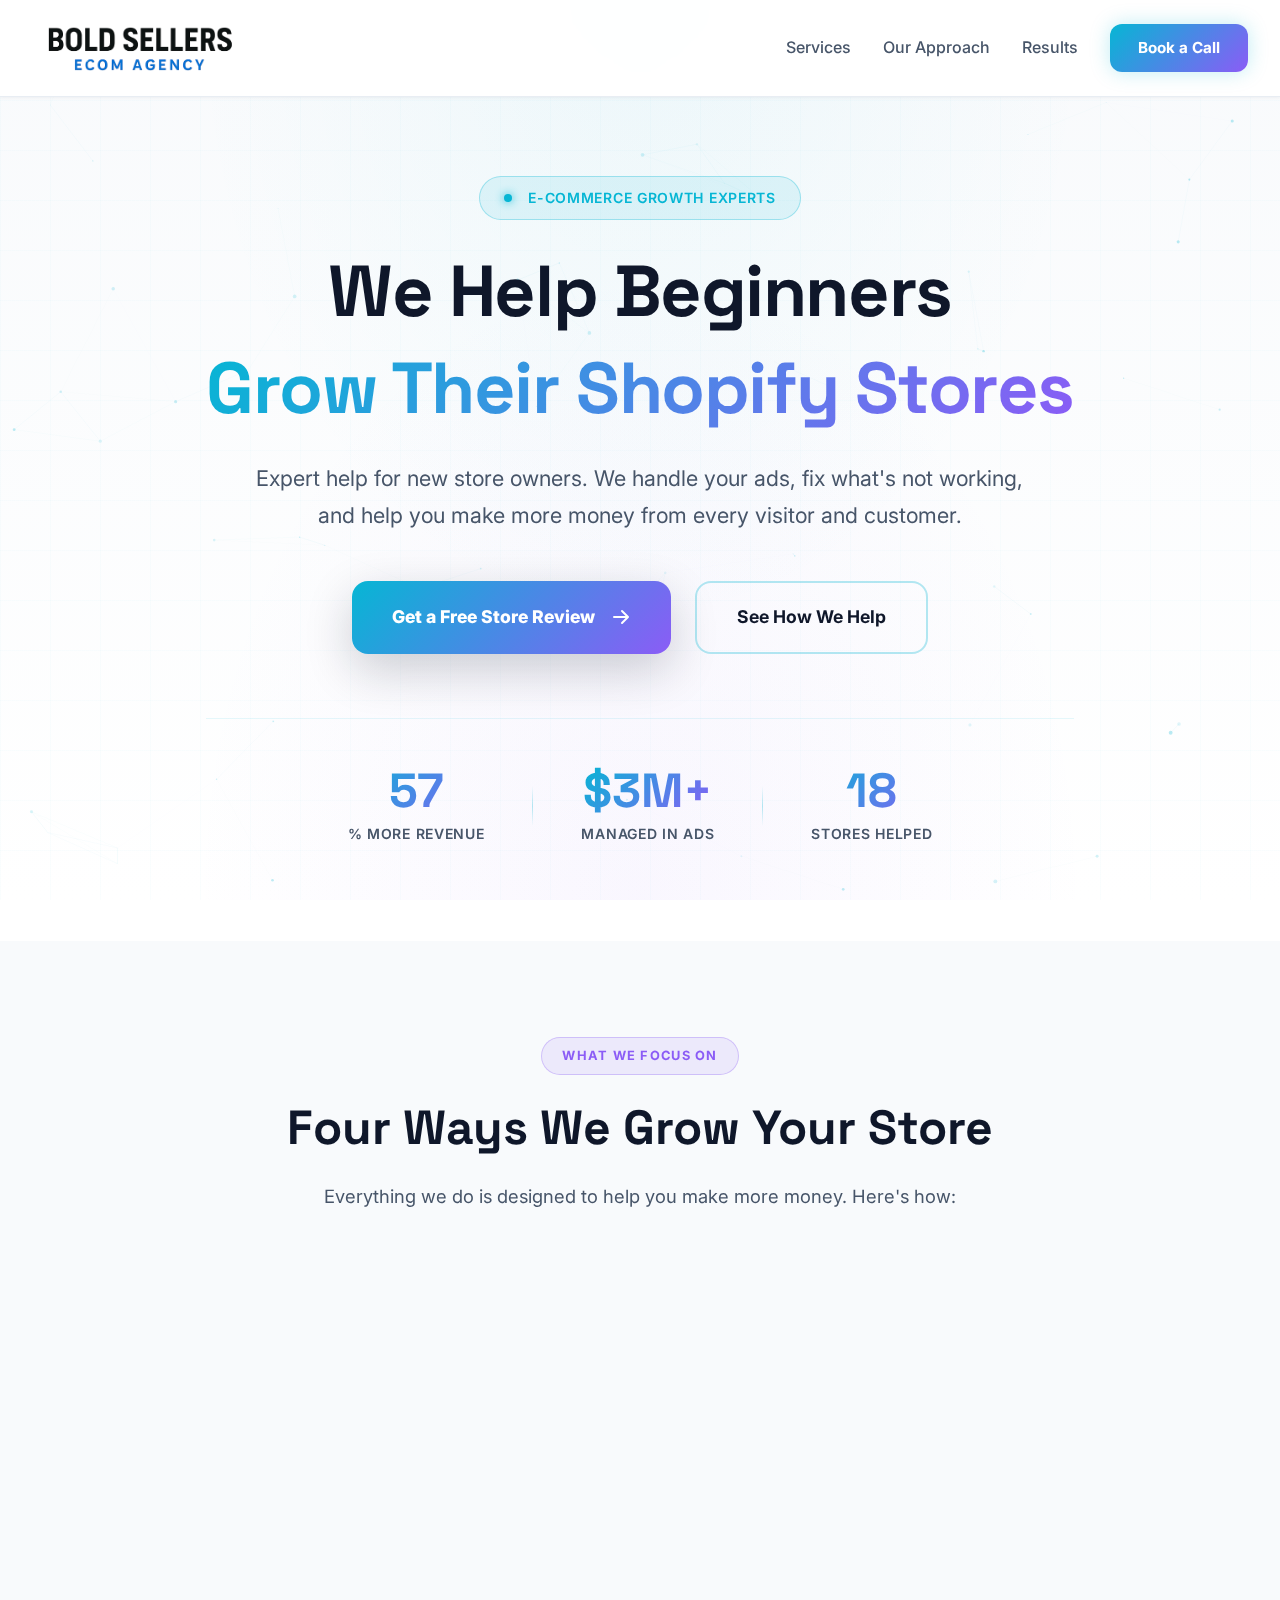
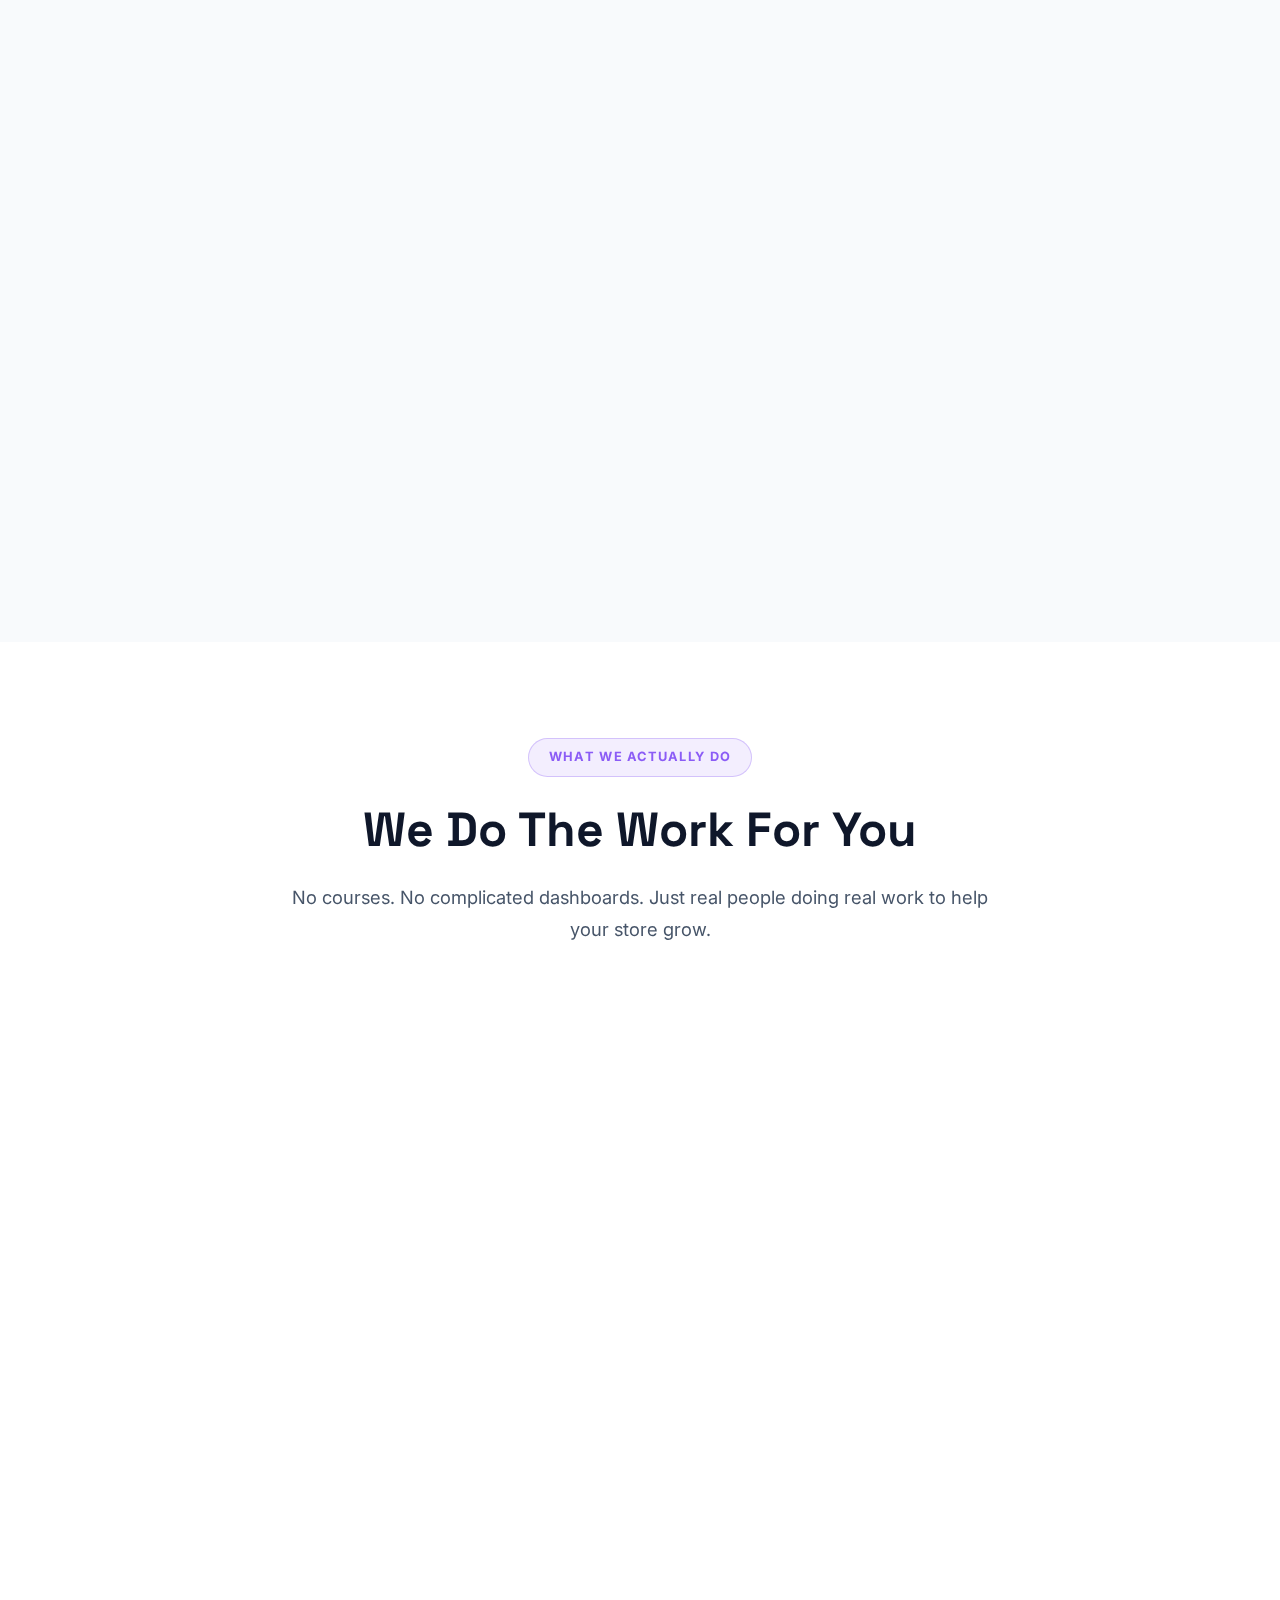
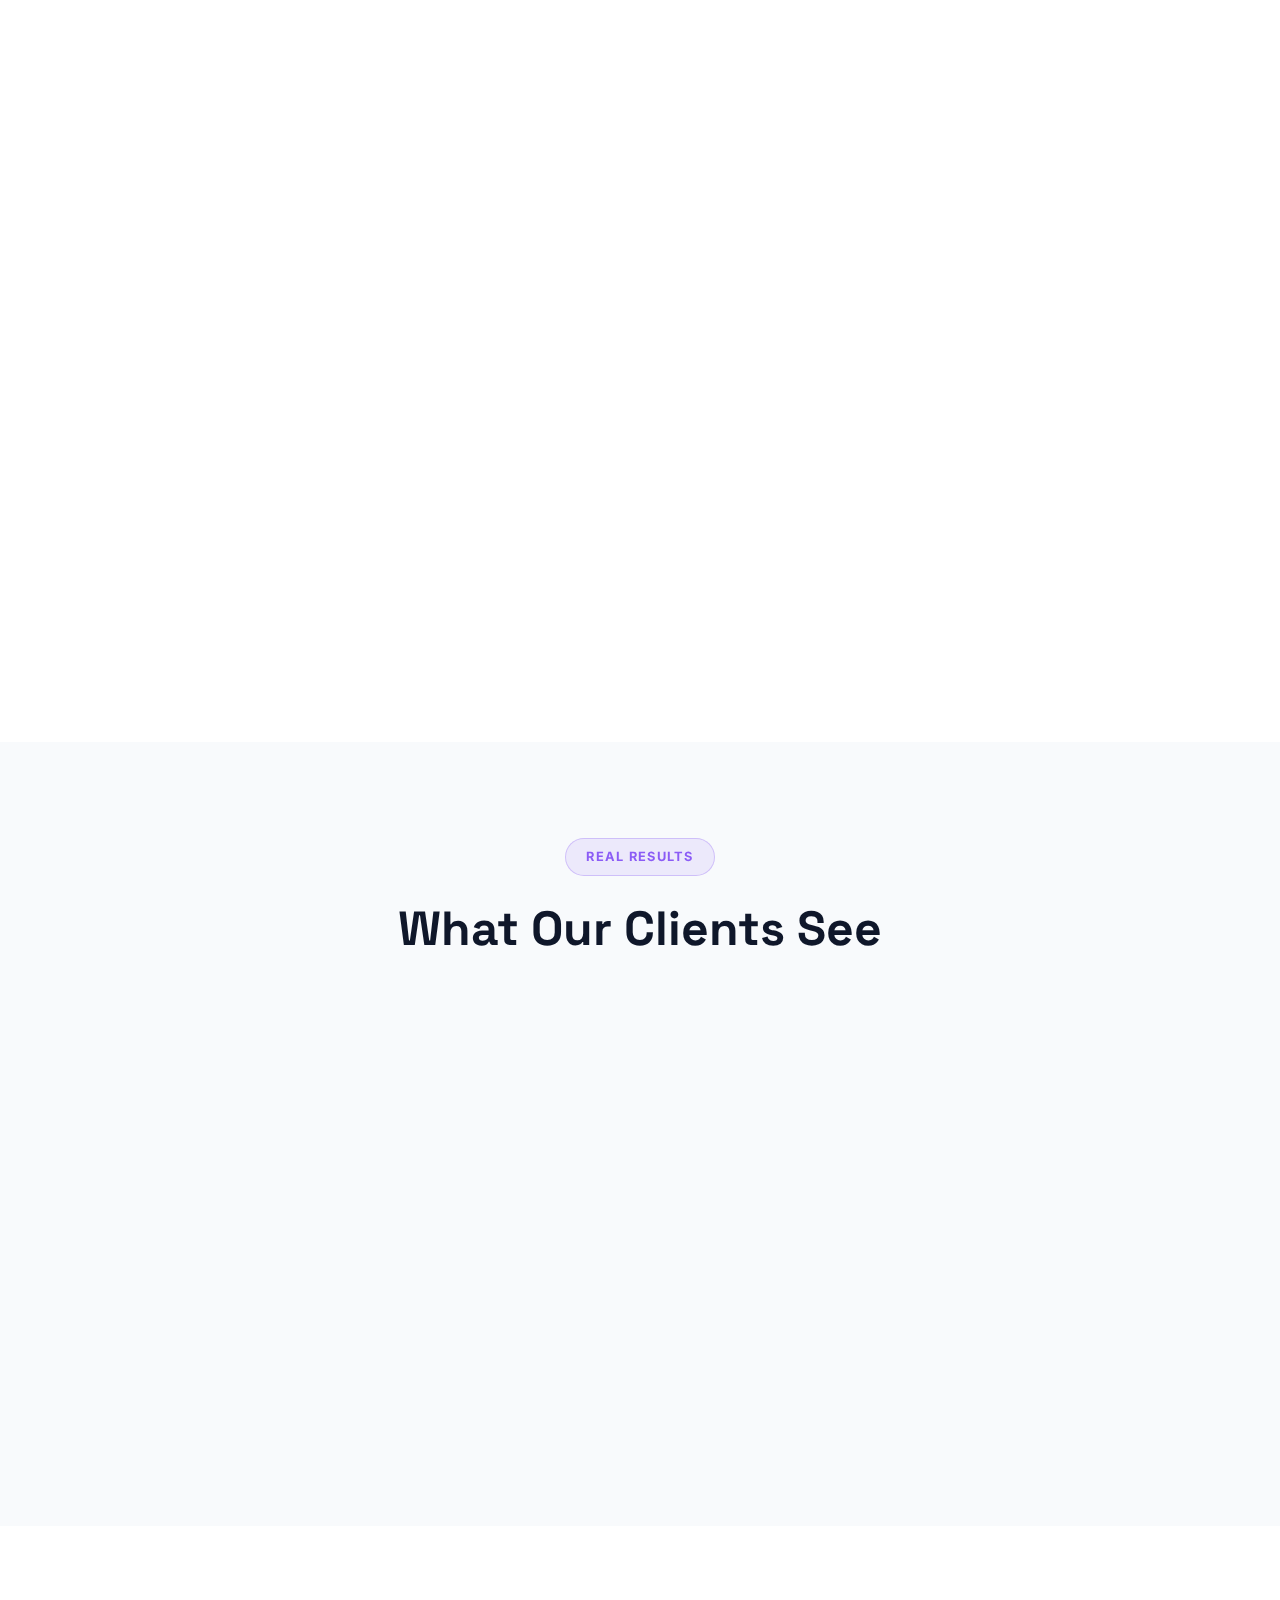
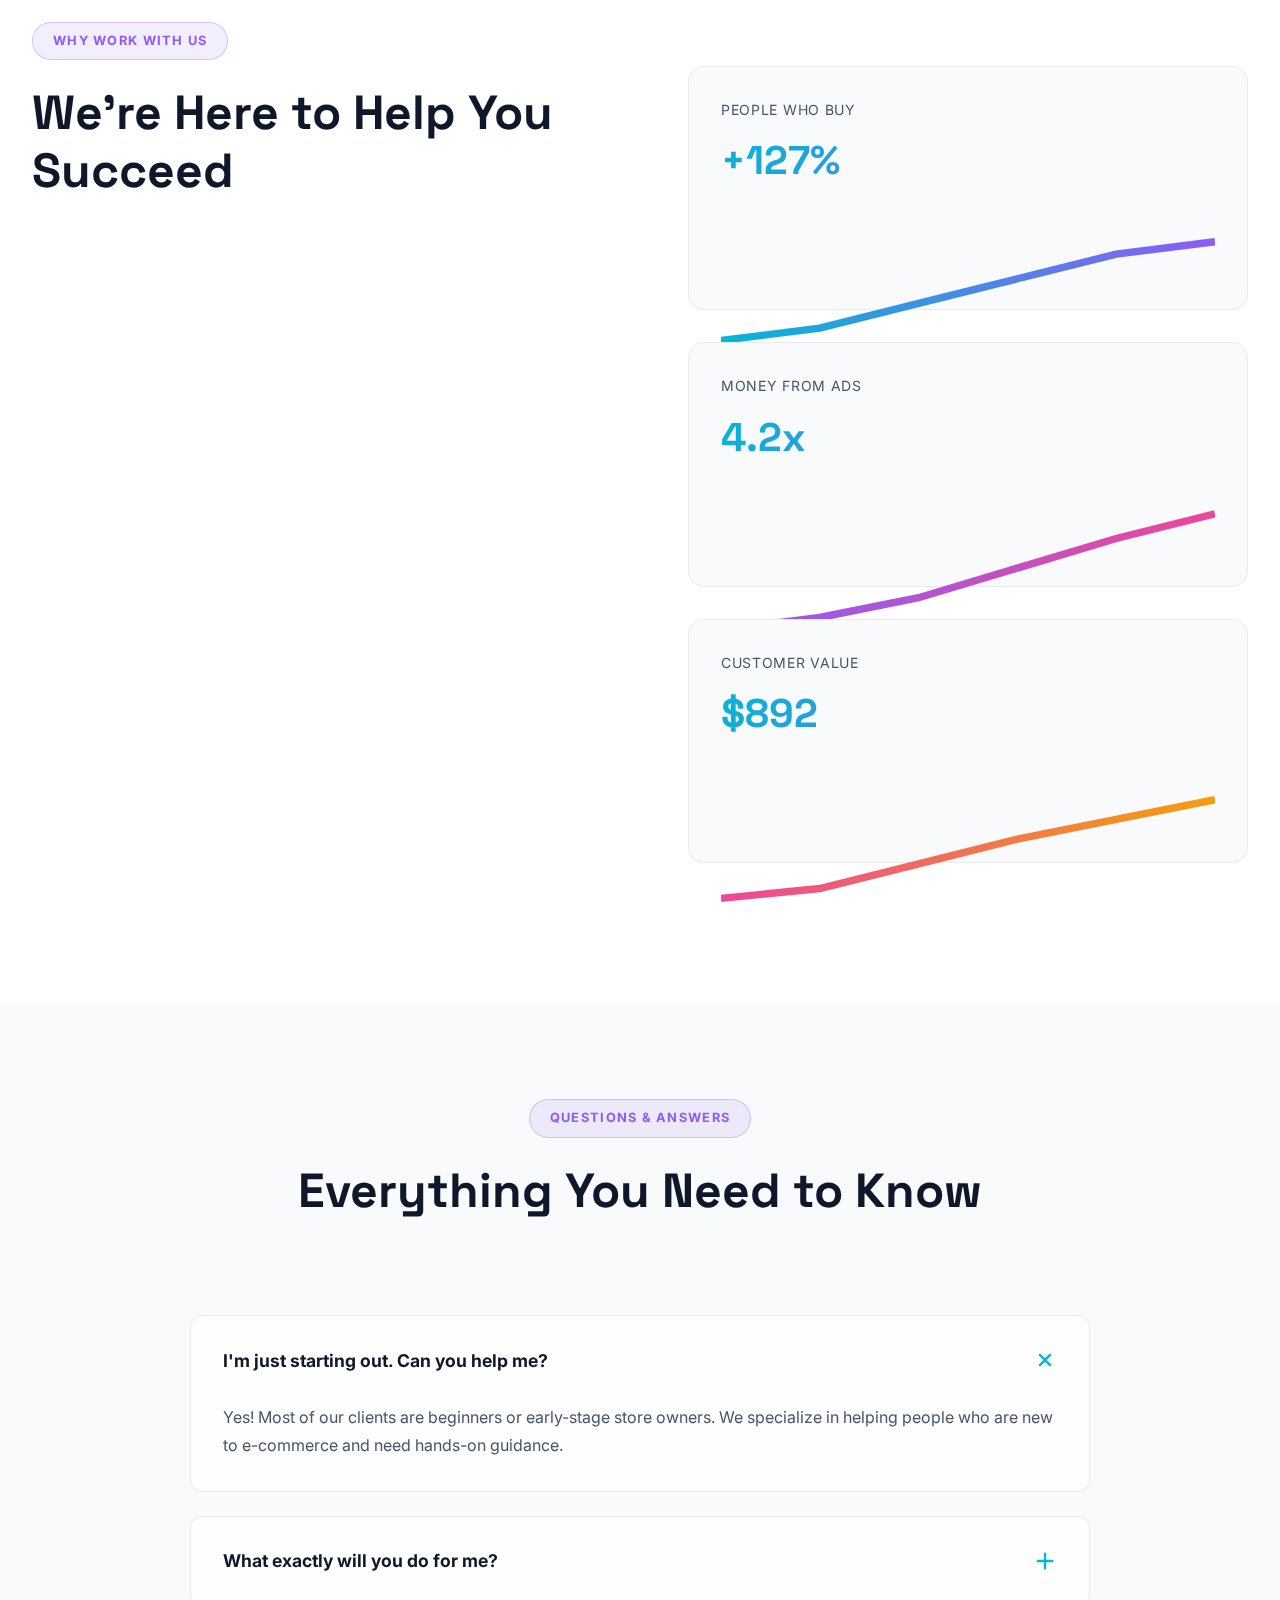
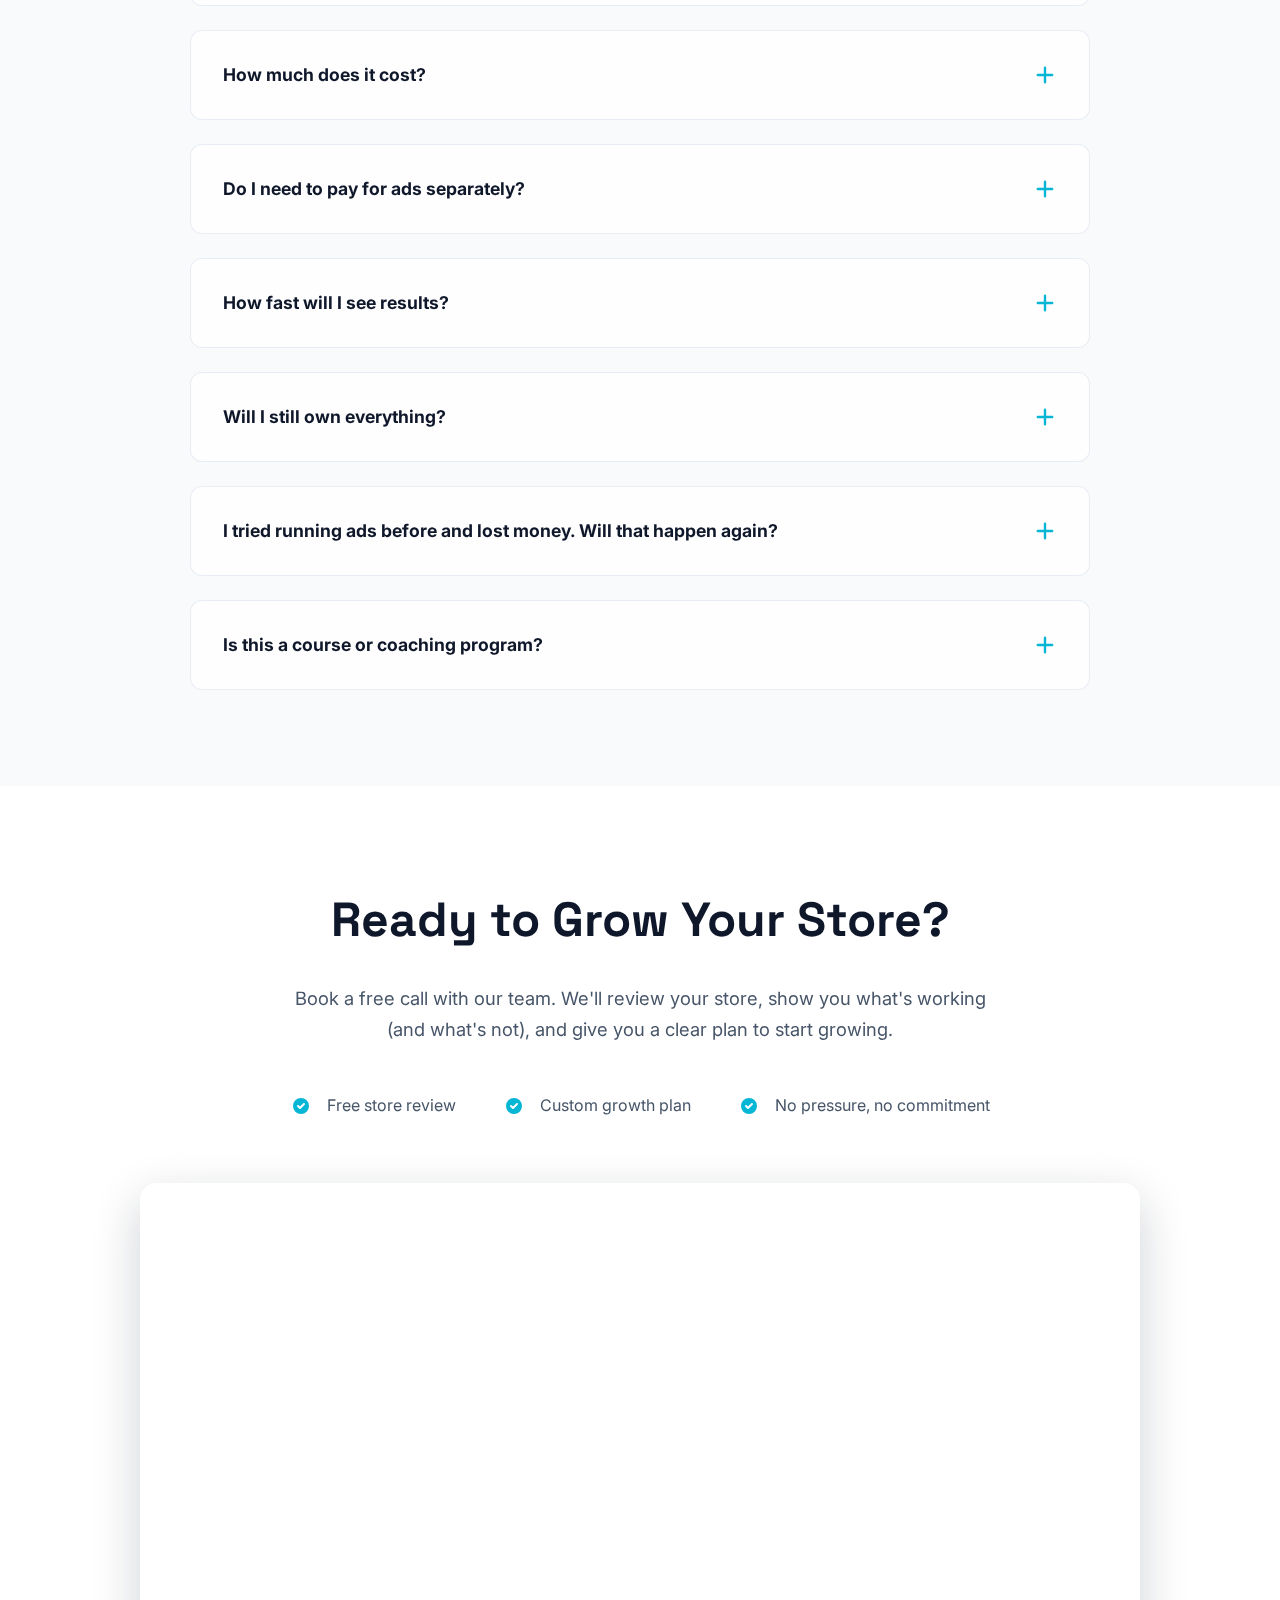
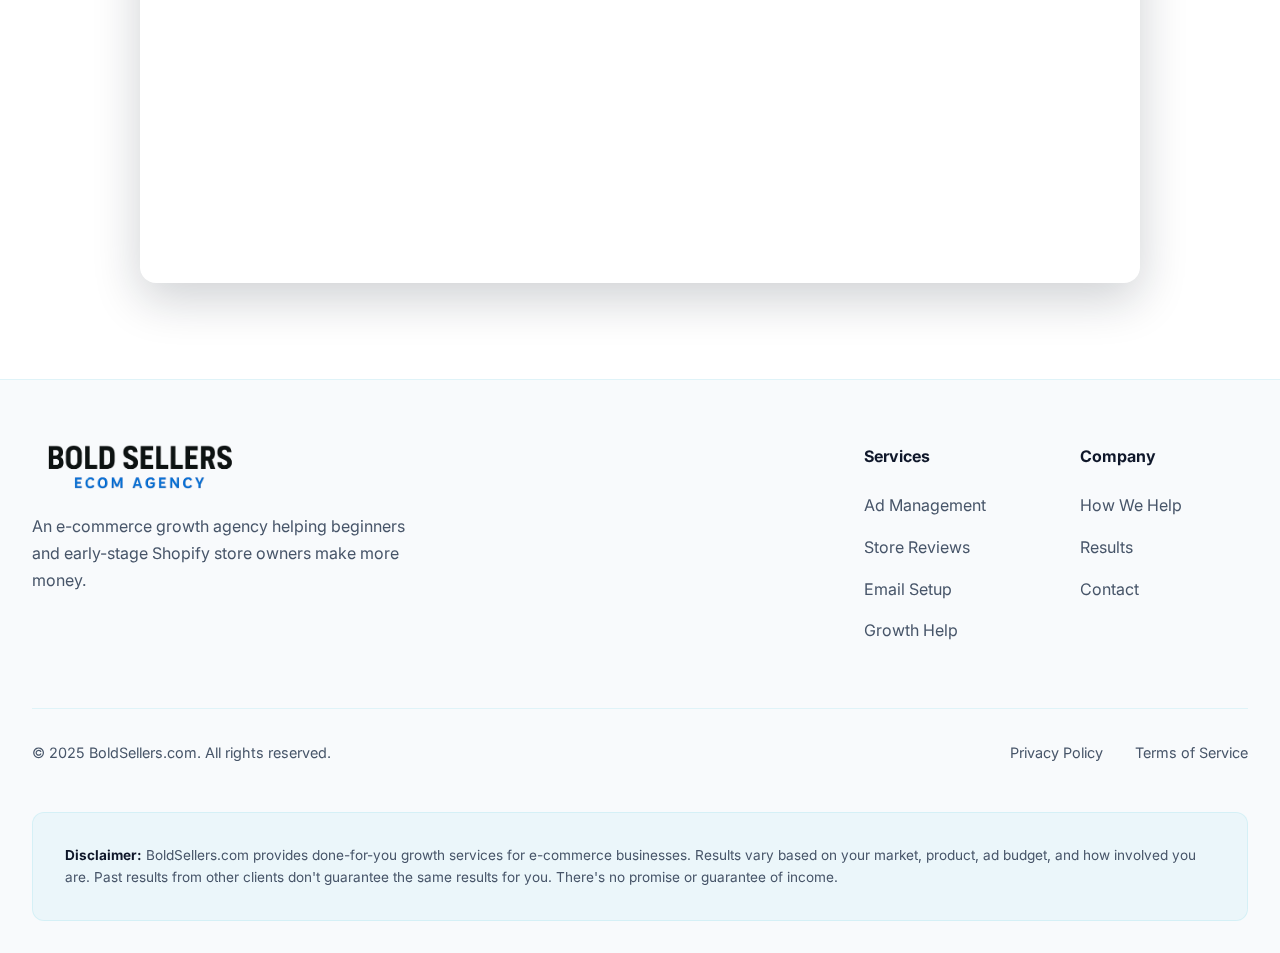
<file: index.html>
<!DOCTYPE html>
<html lang="en">
<head>
    <meta charset="UTF-8">
    <meta name="viewport" content="width=device-width, initial-scale=1.0">
    <title>BoldSellers - E-Commerce Growth Agency for Shopify Brands</title>
    
    <!-- Meta Tags -->
    <meta name="description" content="Expert e-commerce growth services that increase AOV, improve CRO, reduce CPC, and maximize LTV for Shopify stores">
    <meta property="og:site_name" content="BoldSellers.com">
    <meta property="og:title" content="BoldSellers.com | E-Commerce Growth Agency">
    <meta property="og:type" content="website">
    <meta property="og:description" content="Expert e-commerce growth services that increase AOV, improve CRO, reduce CPC, and maximize LTV for Shopify stores">
    <meta name="twitter:card" content="summary_large_image">
    <meta name="twitter:title" content="BoldSellers.com">
    
    <!-- Fonts -->
    <link rel="preconnect" href="https://fonts.googleapis.com">
    <link rel="preconnect" href="https://fonts.gstatic.com" crossorigin>
    <link href="https://fonts.googleapis.com/css2?family=Inter:wght@400;600;700;800;900&family=Space+Grotesk:wght@400;500;600;700&display=swap" rel="stylesheet">
    
    <link rel="stylesheet" href="assets/css/styles.css">
</head>
<body>
    <!-- Animated background -->
    <div class="animated-bg">
        <div class="grid-overlay"></div>
        <canvas id="particles"></canvas>
    </div>

    <!-- Navigation -->
    <nav class="navbar">
        <div class="container">
            <div class="nav-content">
                <a href="/" class="logo">
                    <img src="assets/images/logo.png" alt="BoldSellers.com" class="logo-img">
                </a>
                <div class="nav-links">
                    <a href="#services" class="nav-link">Services</a>
                    <a href="#approach" class="nav-link">Our Approach</a>
                    <a href="#results" class="nav-link">Results</a>
                    <a href="#book" class="btn-primary">Book a Call</a>
                </div>
            </div>
        </div>
    </nav>

    <!-- Hero Section -->
    <section class="hero">
        <div class="container">
            <div class="hero-content">
                <div class="badge-pill">
                    <span class="pulse-dot"></span>
                    E-Commerce Growth Experts
                </div>
                <h1 class="hero-title">
                    We Help Beginners
                    <span class="gradient-text">Grow Their Shopify Stores</span>
                </h1>
                <p class="hero-subtitle">
                    Expert help for new store owners. We handle your ads, fix what's not working, and help you make more money from every visitor and customer.
                </p>
                <div class="hero-cta">
                    <a href="#book" class="btn-hero">
                        Get a Free Store Review
                        <svg class="btn-icon" viewBox="0 0 20 20" fill="currentColor">
                            <path fill-rule="evenodd" d="M10.293 3.293a1 1 0 011.414 0l6 6a1 1 0 010 1.414l-6 6a1 1 0 01-1.414-1.414L14.586 11H3a1 1 0 110-2h11.586l-4.293-4.293a1 1 0 010-1.414z" clip-rule="evenodd"/>
                        </svg>
                    </a>
                    <a href="#approach" class="btn-secondary">
                        See How We Help
                    </a>
                </div>
                <div class="hero-stats">
                    <div class="stat-item">
                        <div class="stat-number" data-target="153">0</div>
                        <div class="stat-label">% More Revenue</div>
                    </div>
                    <div class="stat-divider"></div>
                    <div class="stat-item">
                        <div class="stat-number">$<span data-target="8">0</span>M+</div>
                        <div class="stat-label">Managed in Ads</div>
                    </div>
                    <div class="stat-divider"></div>
                    <div class="stat-item">
                        <div class="stat-number" data-target="50">0</div>
                        <div class="stat-label">Stores Helped</div>
                    </div>
                </div>
            </div>
        </div>
    </section>

    <!-- Core Growth Levers Section -->
    <section id="approach" class="tech-stack">
        <div class="container">
            <div class="section-header">
                <span class="section-label">What We Focus On</span>
                <h2 class="section-title">Four Ways We Grow Your Store</h2>
                <p class="section-subtitle">Everything we do is designed to help you make more money. Here's how:</p>
            </div>
            <div class="tech-grid">
                <div class="tech-card">
                    <div class="tech-icon">
                        <svg viewBox="0 0 24 24" fill="none" stroke="currentColor">
                            <path stroke-linecap="round" stroke-linejoin="round" stroke-width="2" d="M12 8c-1.657 0-3 .895-3 2s1.343 2 3 2 3 .895 3 2-1.343 2-3 2m0-8c1.11 0 2.08.402 2.599 1M12 8V7m0 1v8m0 0v1m0-1c-1.11 0-2.08-.402-2.599-1M21 12a9 9 0 11-18 0 9 9 0 0118 0z"/>
                        </svg>
                    </div>
                    <h3>Get Customers to Spend More</h3>
                    <p>We help you add upsells, bundles, and offers that naturally increase how much people spend when they buy from you. More revenue per order = more profit.</p>
                </div>
                <div class="tech-card">
                    <div class="tech-icon">
                        <svg viewBox="0 0 24 24" fill="none" stroke="currentColor">
                            <path stroke-linecap="round" stroke-linejoin="round" stroke-width="2" d="M9 12l2 2 4-4m6 2a9 9 0 11-18 0 9 9 0 0118 0z"/>
                        </svg>
                    </div>
                    <h3>Turn More Visitors Into Buyers</h3>
                    <p>We look at your store and find what's stopping people from buying. Then we fix it—better product pages, clearer checkout, faster load times.</p>
                </div>
                <div class="tech-card">
                    <div class="tech-icon">
                        <svg viewBox="0 0 24 24" fill="none" stroke="currentColor">
                            <path stroke-linecap="round" stroke-linejoin="round" stroke-width="2" d="M13 7h8m0 0v8m0-8l-8 8-4-4-6 6"/>
                        </svg>
                    </div>
                    <h3>Pay Less for Ads</h3>
                    <p>We run your Facebook, Instagram, and Google ads for you. Better targeting, better images, and smarter budgets mean you get more clicks for less money.</p>
                </div>
                <div class="tech-card">
                    <div class="tech-icon">
                        <svg viewBox="0 0 24 24" fill="none" stroke="currentColor">
                            <path stroke-linecap="round" stroke-linejoin="round" stroke-width="2" d="M4 4v5h.582m15.356 2A8.001 8.001 0 004.582 9m0 0H9m11 11v-5h-.581m0 0a8.003 8.003 0 01-15.357-2m15.357 2H15"/>
                        </svg>
                    </div>
                    <h3>Get Customers to Come Back</h3>
                    <p>One-time buyers don't build a business. We set up emails and offers that bring people back to buy again. More repeat customers = more stable income.</p>
                </div>
            </div>
        </div>
    </section>

    <!-- Services Section -->
    <section id="services" class="services">
        <div class="container">
            <div class="section-header">
                <span class="section-label">What We Actually Do</span>
                <h2 class="section-title">We Do The Work For You</h2>
                <p class="section-subtitle">No courses. No complicated dashboards. Just real people doing real work to help your store grow.</p>
            </div>
            <div class="services-grid">
                <div class="service-card">
                    <div class="service-number">01</div>
                    <div class="service-icon-wrap">
                        <div class="service-icon">
                            <svg xmlns="http://www.w3.org/2000/svg" fill="none" viewBox="0 0 24 24" stroke-width="1.5" stroke="currentColor" aria-hidden="true">
                                <path stroke-linecap="round" stroke-linejoin="round" d="m15 15 6-6m0 0-6-6m6 6H9a6 6 0 0 0 0 12v0"/>
                            </svg>
                        </div>
                    </div>
                    <h3>We Run Your Ads</h3>
                    <p>You don't need to figure out Facebook Ads or Google Ads. We set them up, manage them, and optimize them so you get the best results for your budget.</p>
                    <ul class="service-features">
                        <li>We create your ad campaigns</li>
                        <li>We make the images and videos</li>
                        <li>We find the right audience</li>
                        <li>We send you weekly reports</li>
                    </ul>
                </div>
                <div class="service-card">
                    <div class="service-number">02</div>
                    <div class="service-icon-wrap">
                        <div class="service-icon">
                            <svg xmlns="http://www.w3.org/2000/svg" fill="none" viewBox="0 0 24 24" stroke-width="1.5" stroke="currentColor" aria-hidden="true">
                                <path stroke-linecap="round" stroke-linejoin="round" d="m21 21-5.197-5.197m0 0A7.5 7.5 0 1 0 5.196 5.196a7.5 7.5 0 0 0 10.607 10.607Z"/>
                            </svg>
                        </div>
                    </div>
                    <h3>We Review Your Store</h3>
                    <p>We go through your entire store and tell you exactly what's stopping people from buying. Then we fix it—better pages, clearer buttons, faster checkout.</p>
                    <ul class="service-features">
                        <li>Full store walkthrough</li>
                        <li>Find what's costing you sales</li>
                        <li>Make your pages convert better</li>
                        <li>Test different versions</li>
                    </ul>
                </div>
                <div class="service-card">
                    <div class="service-number">03</div>
                    <div class="service-icon-wrap">
                        <div class="service-icon">
                            <svg xmlns="http://www.w3.org/2000/svg" fill="none" viewBox="0 0 24 24" stroke-width="1.5" stroke="currentColor" aria-hidden="true">
                                <path stroke-linecap="round" stroke-linejoin="round" d="M21.75 6.75v10.5a2.25 2.25 0 0 1-2.25 2.25h-15a2.25 2.25 0 0 1-2.25-2.25V6.75m19.5 0A2.25 2.25 0 0 0 19.5 4.5h-15a2.25 2.25 0 0 0-2.25 2.25m19.5 0v.243a2.25 2.25 0 0 1-1.07 1.916l-7.5 4.615a2.25 2.25 0 0 1-2.36 0L3.32 8.91a2.25 2.25 0 0 1-1.07-1.916V6.75"/>
                            </svg>
                        </div>
                    </div>
                    <h3>We Set Up Your Emails</h3>
                    <p>Automated emails that bring customers back. We write them, design them, and set them up so they run on autopilot and bring in more sales.</p>
                    <ul class="service-features">
                        <li>Welcome emails for new customers</li>
                        <li>Cart abandonment reminders</li>
                        <li>Emails to win back old customers</li>
                        <li>Special offers and promotions</li>
                    </ul>
                </div>
                <div class="service-card">
                    <div class="service-number">04</div>
                    <div class="service-icon-wrap">
                        <div class="service-icon">
                            <svg xmlns="http://www.w3.org/2000/svg" fill="none" viewBox="0 0 24 24" stroke-width="1.5" stroke="currentColor" aria-hidden="true">
                                <path stroke-linecap="round" stroke-linejoin="round" d="M12 6v12m-3-2.818.879.659c1.171.879 3.07.879 4.242 0 1.172-.879 1.172-2.303 0-3.182C13.536 12.219 12.768 12 12 12c-.725 0-1.45-.22-2.003-.659-1.106-.879-1.106-2.303 0-3.182s2.9-.879 4.006 0l.415.33M21 12a9 9 0 1 1-18 0 9 9 0 0 1 18 0Z"/>
                            </svg>
                        </div>
                    </div>
                    <h3>We Help You Sell More Per Order</h3>
                    <p>Simple strategies that get customers to add more to their cart—bundles, upsells, and smart offers that increase how much people spend.</p>
                    <ul class="service-features">
                        <li>Add upsells to your checkout</li>
                        <li>Create product bundles</li>
                        <li>Suggest related products</li>
                        <li>Build better offers</li>
                    </ul>
                </div>
                <div class="service-card">
                    <div class="service-number">05</div>
                    <div class="service-icon-wrap">
                        <div class="service-icon">
                            <svg xmlns="http://www.w3.org/2000/svg" fill="none" viewBox="0 0 24 24" stroke-width="1.5" stroke="currentColor" aria-hidden="true">
                                <path stroke-linecap="round" stroke-linejoin="round" d="M9.53 16.122a3 3 0 0 0-5.78 1.128 2.25 2.25 0 0 1-2.4 2.245 4.5 4.5 0 0 0 8.4-2.245c0-.399-.078-.78-.22-1.128Zm0 0a15.998 15.998 0 0 0 3.388-1.62m-5.043-.025a15.994 15.994 0 0 1 1.622-3.395m3.42 3.42a15.995 15.995 0 0 0 4.764-4.648l3.876-5.814a1.151 1.151 0 0 0-1.597-1.597L14.146 6.32a15.996 15.996 0 0 0-4.649 4.763m3.42 3.42a6.776 6.776 0 0 0-3.42-3.42"/>
                            </svg>
                        </div>
                    </div>
                    <h3>We Make Your Ads Look Good</h3>
                    <p>Great ads get more clicks. We create images, videos, and copy that catch attention and make people want to click.</p>
                    <ul class="service-features">
                        <li>Design ad images</li>
                        <li>Write ad copy</li>
                        <li>Create video ads</li>
                        <li>Test what works best</li>
                    </ul>
                </div>
                <div class="service-card">
                    <div class="service-number">06</div>
                    <div class="service-icon-wrap">
                        <div class="service-icon">
                            <svg xmlns="http://www.w3.org/2000/svg" fill="none" viewBox="0 0 24 24" stroke-width="1.5" stroke="currentColor" aria-hidden="true">
                                <path stroke-linecap="round" stroke-linejoin="round" d="M15.59 14.37a6 6 0 0 1-5.84 7.38v-4.8m5.84-2.58a14.98 14.98 0 0 0 6.16-12.12A14.98 14.98 0 0 0 9.631 8.41m5.96 5.96a14.926 14.926 0 0 1-5.841 2.58m-.119-8.54a6 6 0 0 0-7.381 5.84h4.8m2.581-5.84a14.927 14.927 0 0 0-2.58 5.84m2.699 2.7c-.103-.03-.207-.060-.311-.089a7.875 7.875 0 1 1-7.875 7.875c.03-.104.06-.208.09-.312l.311-.311c.03.103.06.207.089.311a7.875 7.875 0 1 1-7.875-7.875c.104.03.208.06.312.089l.311.311Z"/>
                            </svg>
                        </div>
                    </div>
                    <h3>We Guide You Every Step</h3>
                    <p>You get direct access to our team. Weekly calls, clear reports, and honest advice about what to do next to grow faster.</p>
                    <ul class="service-features">
                        <li>Weekly check-in calls</li>
                        <li>Clear, simple reports</li>
                        <li>Fast answers to questions</li>
                        <li>A roadmap for growth</li>
                    </ul>
                </div>
            </div>
        </div>
    </section>

    <!-- Results Section -->
    <section id="results" class="results">
        <div class="container">
            <div class="section-header">
                <span class="section-label">Real Results</span>
                <h2 class="section-title">What Our Clients See</h2>
            </div>
            <div class="results-grid">
                <div class="result-card">
                    <div class="result-icon">
                        <svg xmlns="http://www.w3.org/2000/svg" fill="none" viewBox="0 0 24 24" stroke-width="1.5" stroke="currentColor" aria-hidden="true">
                            <path stroke-linecap="round" stroke-linejoin="round" d="M3 13.125C3 12.504 3.504 12 4.125 12h2.25c.621 0 1.125.504 1.125 1.125v6.75C7.5 20.496 6.996 21 6.375 21h-2.25A1.125 1.125 0 0 1 3 19.875v-6.75ZM9.75 8.625c0-.621.504-1.125 1.125-1.125h2.25c.621 0 1.125.504 1.125 1.125v11.25c0 .621-.504 1.125-1.125 1.125h-2.25a1.125 1.125 0 0 1-1.125-1.125V8.625ZM16.5 4.125c0-.621.504-1.125 1.125-1.125h2.25C20.496 3 21 3.504 21 4.125v15.75c0 .621-.504 1.125-1.125 1.125h-2.25a1.125 1.125 0 0 1-1.125-1.125V4.125Z"/>
                        </svg>
                    </div>
                    <div class="result-stat">153%</div>
                    <div class="result-label">More Revenue</div>
                    <p>Average growth our clients see in 90 days when we work together</p>
                </div>
                <div class="result-card">
                    <div class="result-icon">
                        <svg xmlns="http://www.w3.org/2000/svg" fill="none" viewBox="0 0 24 24" stroke-width="1.5" stroke="currentColor" aria-hidden="true">
                            <path stroke-linecap="round" stroke-linejoin="round" d="M12 6v12m-3-2.818.879.659c1.171.879 3.07.879 4.242 0 1.172-.879 1.172-2.303 0-3.182C13.536 12.219 12.768 12 12 12c-.725 0-1.45-.22-2.003-.659-1.106-.879-1.106-2.303 0-3.182s2.9-.879 4.006 0l.415.33M21 12a9 9 0 1 1-18 0 9 9 0 0 1 18 0Z"/>
                        </svg>
                    </div>
                    <div class="result-stat">2.8x</div>
                    <div class="result-label">Better Ad Returns</div>
                    <p>For every $1 spent on ads, our clients get $2.80 back (on average)</p>
                </div>
                <div class="result-card">
                    <div class="result-icon">
                        <svg xmlns="http://www.w3.org/2000/svg" fill="none" viewBox="0 0 24 24" stroke-width="1.5" stroke="currentColor" aria-hidden="true">
                            <path stroke-linecap="round" stroke-linejoin="round" d="m3.75 13.5 10.5-11.25L12 10.5h8.25L9.75 21.75 12 13.5H3.75Z"/>
                        </svg>
                    </div>
                    <div class="result-stat">-40%</div>
                    <div class="result-label">Cheaper Clicks</div>
                    <p>We lower ad costs by finding better audiences and making better ads</p>
                </div>
                <div class="result-card">
                    <div class="result-icon">
                        <svg xmlns="http://www.w3.org/2000/svg" fill="none" viewBox="0 0 24 24" stroke-width="1.5" stroke="currentColor" aria-hidden="true">
                            <path stroke-linecap="round" stroke-linejoin="round" d="M15 12a3 3 0 1 1-6 0 3 3 0 0 1 6 0Z"/>
                            <path stroke-linecap="round" stroke-linejoin="round" d="M2.458 12C3.732 7.943 7.523 5 12 5c4.478 0 8.268 2.943 9.542 7-1.274 4.057-5.064 7-9.542 7-4.477 0-8.268-2.943-9.542-7Z"/>
                        </svg>
                    </div>
                    <div class="result-stat">+45%</div>
                    <div class="result-label">Higher Orders</div>
                    <p>Customers spend more per order with smart upsells and bundles</p>
                </div>
            </div>
        </div>
    </section>

    <!-- Why Choose Us -->
    <section class="why-choose">
        <div class="container">
            <div class="why-grid">
                <div class="why-content">
                    <span class="section-label">Why Work With Us</span>
                    <h2 class="section-title">We're Here to Help You Succeed</h2>
                    <div class="why-features">
                        <div class="why-feature">
                            <div class="check-icon">
                                <svg viewBox="0 0 20 20" fill="currentColor">
                                    <path fill-rule="evenodd" d="M16.707 5.293a1 1 0 010 1.414l-8 8a1 1 0 01-1.414 0l-4-4a1 1 0 011.414-1.414L8 12.586l7.293-7.293a1 1 0 011.414 0z" clip-rule="evenodd"/>
                                </svg>
                            </div>
                            <div>
                                <h4>We Do The Work</h4>
                                <p>No confusing tutorials or courses to figure out. We handle everything while you focus on running your business.</p>
                            </div>
                        </div>
                        <div class="why-feature">
                            <div class="check-icon">
                                <svg viewBox="0 0 20 20" fill="currentColor">
                                    <path fill-rule="evenodd" d="M16.707 5.293a1 1 0 010 1.414l-8 8a1 1 0 01-1.414 0l-4-4a1 1 0 011.414-1.414L8 12.586l7.293-7.293a1 1 0 011.414 0z" clip-rule="evenodd"/>
                                </svg>
                            </div>
                            <div>
                                <h4>Easy to Understand</h4>
                                <p>No jargon or complicated tech talk. We explain everything in plain English so you always know what's happening.</p>
                            </div>
                        </div>
                        <div class="why-feature">
                            <div class="check-icon">
                                <svg viewBox="0 0 20 20" fill="currentColor">
                                    <path fill-rule="evenodd" d="M16.707 5.293a1 1 0 010 1.414l-8 8a1 1 0 01-1.414 0l-4-4a1 1 0 011.414-1.414L8 12.586l7.293-7.293a1 1 0 011.414 0z" clip-rule="evenodd"/>
                                </svg>
                            </div>
                            <div>
                                <h4>Proven Methods</h4>
                                <p>We've helped 50+ stores grow using the same strategies. No experiments—just what actually works.</p>
                            </div>
                        </div>
                        <div class="why-feature">
                            <div class="check-icon">
                                <svg viewBox="0 0 20 20" fill="currentColor">
                                    <path fill-rule="evenodd" d="M16.707 5.293a1 1 0 010 1.414l-8 8a1 1 0 01-1.414 0l-4-4a1 1 0 011.414-1.414L8 12.586l7.293-7.293a1 1 0 011.414 0z" clip-rule="evenodd"/>
                                </svg>
                            </div>
                            <div>
                                <h4>Fast Results</h4>
                                <p>Most clients see improvements in the first 30 days. We focus on quick wins while building long-term growth.</p>
                            </div>
                        </div>
                        <div class="why-feature">
                            <div class="check-icon">
                                <svg viewBox="0 0 20 20" fill="currentColor">
                                    <path fill-rule="evenodd" d="M16.707 5.293a1 1 0 010 1.414l-8 8a1 1 0 01-1.414 0l-4-4a1 1 0 011.414-1.414L8 12.586l7.293-7.293a1 1 0 011.414 0z" clip-rule="evenodd"/>
                                </svg>
                            </div>
                            <div>
                                <h4>You Stay in Control</h4>
                                <p>Your store, your ad accounts, your email—everything stays yours. We just help you make them work better.</p>
                            </div>
                        </div>
                        <div class="why-feature">
                            <div class="check-icon">
                                <svg viewBox="0 0 20 20" fill="currentColor">
                                    <path fill-rule="evenodd" d="M16.707 5.293a1 1 0 010 1.414l-8 8a1 1 0 01-1.414 0l-4-4a1 1 0 011.414-1.414L8 12.586l7.293-7.293a1 1 0 011.414 0z" clip-rule="evenodd"/>
                                </svg>
                            </div>
                            <div>
                                <h4>No Long Contracts</h4>
                                <p>Flexible plans that work for your stage. You can adjust or stop anytime—no pressure, no lock-in.</p>
                            </div>
                        </div>
                    </div>
                </div>
                <div class="why-visual">
                    <div class="metric-cards">
                        <div class="metric-card animate-float" style="animation-delay: 0s;">
                            <div class="metric-title">People Who Buy</div>
                            <div class="metric-value">+127%</div>
                            <div class="metric-chart">
                                <svg viewBox="0 0 200 60">
                                    <polyline points="0,50 40,45 80,35 120,25 160,15 200,10" stroke="url(#gradient1)" stroke-width="3" fill="none"/>
                                    <defs>
                                        <linearGradient id="gradient1" x1="0%" y1="0%" x2="100%" y2="0%">
                                            <stop offset="0%" style="stop-color:#06b6d4;stop-opacity:1" />
                                            <stop offset="100%" style="stop-color:#8b5cf6;stop-opacity:1" />
                                        </linearGradient>
                                    </defs>
                                </svg>
                            </div>
                        </div>
                        <div class="metric-card animate-float" style="animation-delay: 0.2s;">
                            <div class="metric-title">Money From Ads</div>
                            <div class="metric-value">4.2x</div>
                            <div class="metric-chart">
                                <svg viewBox="0 0 200 60">
                                    <polyline points="0,55 40,50 80,42 120,30 160,18 200,8" stroke="url(#gradient2)" stroke-width="3" fill="none"/>
                                    <defs>
                                        <linearGradient id="gradient2" x1="0%" y1="0%" x2="100%" y2="0%">
                                            <stop offset="0%" style="stop-color:#8b5cf6;stop-opacity:1" />
                                            <stop offset="100%" style="stop-color:#ec4899;stop-opacity:1" />
                                        </linearGradient>
                                    </defs>
                                </svg>
                            </div>
                        </div>
                        <div class="metric-card animate-float" style="animation-delay: 0.4s;">
                            <div class="metric-title">Customer Value</div>
                            <div class="metric-value">$892</div>
                            <div class="metric-chart">
                                <svg viewBox="0 0 200 60">
                                    <polyline points="0,52 40,48 80,38 120,28 160,20 200,12" stroke="url(#gradient3)" stroke-width="3" fill="none"/>
                                    <defs>
                                        <linearGradient id="gradient3" x1="0%" y1="0%" x2="100%" y2="0%">
                                            <stop offset="0%" style="stop-color:#ec4899;stop-opacity:1" />
                                            <stop offset="100%" style="stop-color:#f59e0b;stop-opacity:1" />
                                        </linearGradient>
                                    </defs>
                                </svg>
                            </div>
                        </div>
                    </div>
                </div>
            </div>
        </div>
    </section>

    <!-- FAQ Section -->
    <section class="faq">
        <div class="container">
            <div class="section-header">
                <span class="section-label">Questions & Answers</span>
                <h2 class="section-title">Everything You Need to Know</h2>
            </div>
            <div class="faq-grid">
                <div class="faq-item">
                    <button class="faq-question">
                        <span>I'm just starting out. Can you help me?</span>
                        <svg class="faq-icon" viewBox="0 0 20 20" fill="currentColor">
                            <path fill-rule="evenodd" d="M10 3a1 1 0 011 1v5h5a1 1 0 110 2h-5v5a1 1 0 11-2 0v-5H4a1 1 0 110-2h5V4a1 1 0 011-1z" clip-rule="evenodd"/>
                        </svg>
                    </button>
                    <div class="faq-answer">
                        <p>Yes! Most of our clients are beginners or early-stage store owners. We specialize in helping people who are new to e-commerce and need hands-on guidance.</p>
                    </div>
                </div>
                <div class="faq-item">
                    <button class="faq-question">
                        <span>What exactly will you do for me?</span>
                        <svg class="faq-icon" viewBox="0 0 20 20" fill="currentColor">
                            <path fill-rule="evenodd" d="M10 3a1 1 0 011 1v5h5a1 1 0 110 2h-5v5a1 1 0 11-2 0v-5H4a1 1 0 110-2h5V4a1 1 0 011-1z" clip-rule="evenodd"/>
                        </svg>
                    </button>
                    <div class="faq-answer">
                        <p>We handle your ads, review your store to find problems, set up emails, create better offers, and give you weekly updates. Think of us as your growth team.</p>
                    </div>
                </div>
                <div class="faq-item">
                    <button class="faq-question">
                        <span>How much does it cost?</span>
                        <svg class="faq-icon" viewBox="0 0 20 20" fill="currentColor">
                            <path fill-rule="evenodd" d="M10 3a1 1 0 011 1v5h5a1 1 0 110 2h-5v5a1 1 0 11-2 0v-5H4a1 1 0 110-2h5V4a1 1 0 011-1z" clip-rule="evenodd"/>
                        </svg>
                    </button>
                    <div class="faq-answer">
                        <p>Our plans start at $2,500/month depending on what you need. No hidden fees. During your free call, we'll recommend the right package for your store.</p>
                    </div>
                </div>
                <div class="faq-item">
                    <button class="faq-question">
                        <span>Do I need to pay for ads separately?</span>
                        <svg class="faq-icon" viewBox="0 0 20 20" fill="currentColor">
                            <path fill-rule="evenodd" d="M10 3a1 1 0 011 1v5h5a1 1 0 110 2h-5v5a1 1 0 11-2 0v-5H4a1 1 0 110-2h5V4a1 1 0 011-1z" clip-rule="evenodd"/>
                        </svg>
                    </button>
                    <div class="faq-answer">
                        <p>Yes. Our fee is for the work we do. Your ad budget (for Facebook, Google, etc.) is separate and paid directly to those platforms. You stay in control of your budget.</p>
                    </div>
                </div>
                <div class="faq-item">
                    <button class="faq-question">
                        <span>How fast will I see results?</span>
                        <svg class="faq-icon" viewBox="0 0 20 20" fill="currentColor">
                            <path fill-rule="evenodd" d="M10 3a1 1 0 011 1v5h5a1 1 0 110 2h-5v5a1 1 0 11-2 0v-5H4a1 1 0 110-2h5V4a1 1 0 011-1z" clip-rule="evenodd"/>
                        </svg>
                    </button>
                    <div class="faq-answer">
                        <p>Most clients see improvements within 30 days—better conversion rates, lower ad costs, or more sales. Big growth usually comes in 60-90 days as everything starts working together.</p>
                    </div>
                </div>
                <div class="faq-item">
                    <button class="faq-question">
                        <span>Will I still own everything?</span>
                        <svg class="faq-icon" viewBox="0 0 20 20" fill="currentColor">
                            <path fill-rule="evenodd" d="M10 3a1 1 0 011 1v5h5a1 1 0 110 2h-5v5a1 1 0 11-2 0v-5H4a1 1 0 110-2h5V4a1 1 0 011-1z" clip-rule="evenodd"/>
                        </svg>
                    </button>
                    <div class="faq-answer">
                        <p>100%. Your Shopify store, ad accounts, email lists—everything stays in your name. We just help you make them work better. If you ever leave, you keep everything.</p>
                    </div>
                </div>
                <div class="faq-item">
                    <button class="faq-question">
                        <span>I tried running ads before and lost money. Will that happen again?</span>
                        <svg class="faq-icon" viewBox="0 0 20 20" fill="currentColor">
                            <path fill-rule="evenodd" d="M10 3a1 1 0 011 1v5h5a1 1 0 110 2h-5v5a1 1 0 11-2 0v-5H4a1 1 0 110-2h5V4a1 1 0 011-1z" clip-rule="evenodd"/>
                        </svg>
                    </button>
                    <div class="faq-answer">
                        <p>That's exactly why people hire us. We fix the targeting, improve the creatives, and make sure your ads actually bring in customers—not just clicks. We've done this for 50+ stores.</p>
                    </div>
                </div>
                <div class="faq-item">
                    <button class="faq-question">
                        <span>Is this a course or coaching program?</span>
                        <svg class="faq-icon" viewBox="0 0 20 20" fill="currentColor">
                            <path fill-rule="evenodd" d="M10 3a1 1 0 011 1v5h5a1 1 0 110 2h-5v5a1 1 0 11-2 0v-5H4a1 1 0 110-2h5V4a1 1 0 011-1z" clip-rule="evenodd"/>
                        </svg>
                    </button>
                    <div class="faq-answer">
                        <p>No. We don't sell courses. We do the actual work for you. You get a team handling your ads, fixing your store, and growing your business—not a bunch of videos to watch.</p>
                    </div>
                </div>
            </div>
        </div>
    </section>

    <!-- CTA Section -->
    <section id="book" class="cta-section">
        <div class="container">
            <div class="cta-content">
                <h2>Ready to Grow Your Store?</h2>
                <p>Book a free call with our team. We'll review your store, show you what's working (and what's not), and give you a clear plan to start growing.</p>
                <div class="cta-benefits">
                    <div class="benefit">
                        <svg viewBox="0 0 20 20" fill="currentColor">
                            <path fill-rule="evenodd" d="M10 18a8 8 0 100-16 8 8 0 000 16zm3.707-9.293a1 1 0 00-1.414-1.414L9 10.586 7.707 9.293a1 1 0 00-1.414 1.414l2 2a1 1 0 001.414 0l4-4z" clip-rule="evenodd"/>
                        </svg>
                        <span>Free store review</span>
                    </div>
                    <div class="benefit">
                        <svg viewBox="0 0 20 20" fill="currentColor">
                            <path fill-rule="evenodd" d="M10 18a8 8 0 100-16 8 8 0 000 16zm3.707-9.293a1 1 0 00-1.414-1.414L9 10.586 7.707 9.293a1 1 0 00-1.414 1.414l2 2a1 1 0 001.414 0l4-4z" clip-rule="evenodd"/>
                        </svg>
                        <span>Custom growth plan</span>
                    </div>
                    <div class="benefit">
                        <svg viewBox="0 0 20 20" fill="currentColor">
                            <path fill-rule="evenodd" d="M10 18a8 8 0 100-16 8 8 0 000 16zm3.707-9.293a1 1 0 00-1.414-1.414L9 10.586 7.707 9.293a1 1 0 00-1.414 1.414l2 2a1 1 0 001.414 0l4-4z" clip-rule="evenodd"/>
                        </svg>
                        <span>No pressure, no commitment</span>
                    </div>
                </div>
                
                <!-- Calendly inline widget begin -->
                <div class="calendly-container">
                    <div class="calendly-inline-widget" data-url="https://calendly.com/boldsellers/30min?hide_event_type_details=1&hide_gdpr_banner=1" style="min-width:320px;height:700px;"></div>
                    <script type="text/javascript" src="https://assets.calendly.com/assets/external/widget.js" async></script>
                </div>
                <!-- Calendly inline widget end -->
            </div>
        </div>
    </section>

    <!-- Footer -->
    <footer class="footer">
        <div class="container">
            <div class="footer-content">
                <div class="footer-brand">
                    <div class="footer-logo">
                        <img src="assets/images/logo.png" alt="BoldSellers.com">
                    </div>
                    <p>An e-commerce growth agency helping beginners and early-stage Shopify store owners make more money.</p>
                </div>
                <div class="footer-links">
                    <div class="footer-column">
                        <h4>Services</h4>
                        <a href="#services">Ad Management</a>
                        <a href="#services">Store Reviews</a>
                        <a href="#services">Email Setup</a>
                        <a href="#services">Growth Help</a>
                    </div>
                    <div class="footer-column">
                        <h4>Company</h4>
                        <a href="#approach">How We Help</a>
                        <a href="#results">Results</a>
                        <a href="#book">Contact</a>
                    </div>
                </div>
            </div>
            <div class="footer-bottom">
                <p>&copy; 2025 BoldSellers.com. All rights reserved.</p>
                <div class="footer-legal">
                    <span>Privacy Policy</span>
                    <span>Terms of Service</span>
                </div>
            </div>
            <div class="disclaimer-box">
                <p><strong>Disclaimer:</strong> BoldSellers.com provides done-for-you growth services for e-commerce businesses. Results vary based on your market, product, ad budget, and how involved you are. Past results from other clients don't guarantee the same results for you. There's no promise or guarantee of income.</p>
            </div>
        </div>
    </footer>

    <!-- Calendly Script -->
    <script src="https://assets.calendly.com/assets/external/widget.js" async></script>
    
    <!-- Custom JavaScript -->
    <script src="assets/js/main.js"></script>
</body>
</html>
</file>
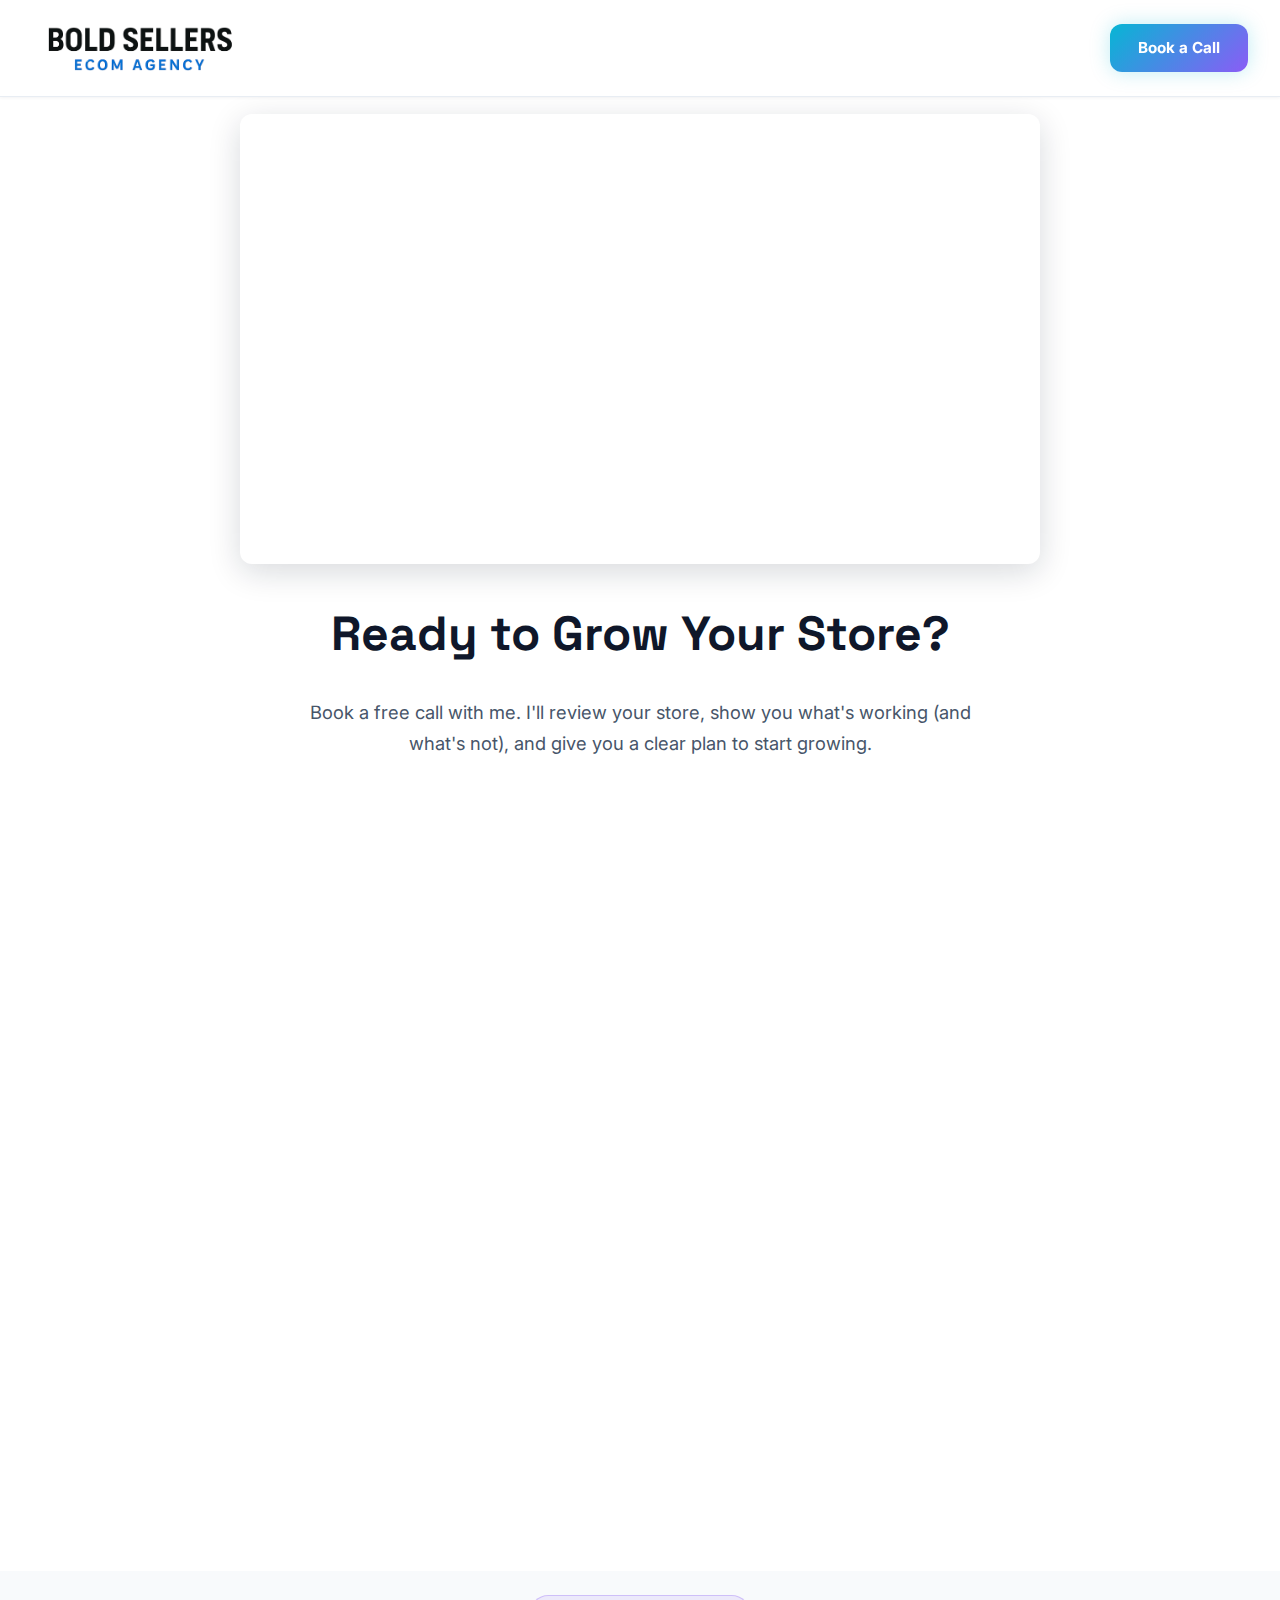
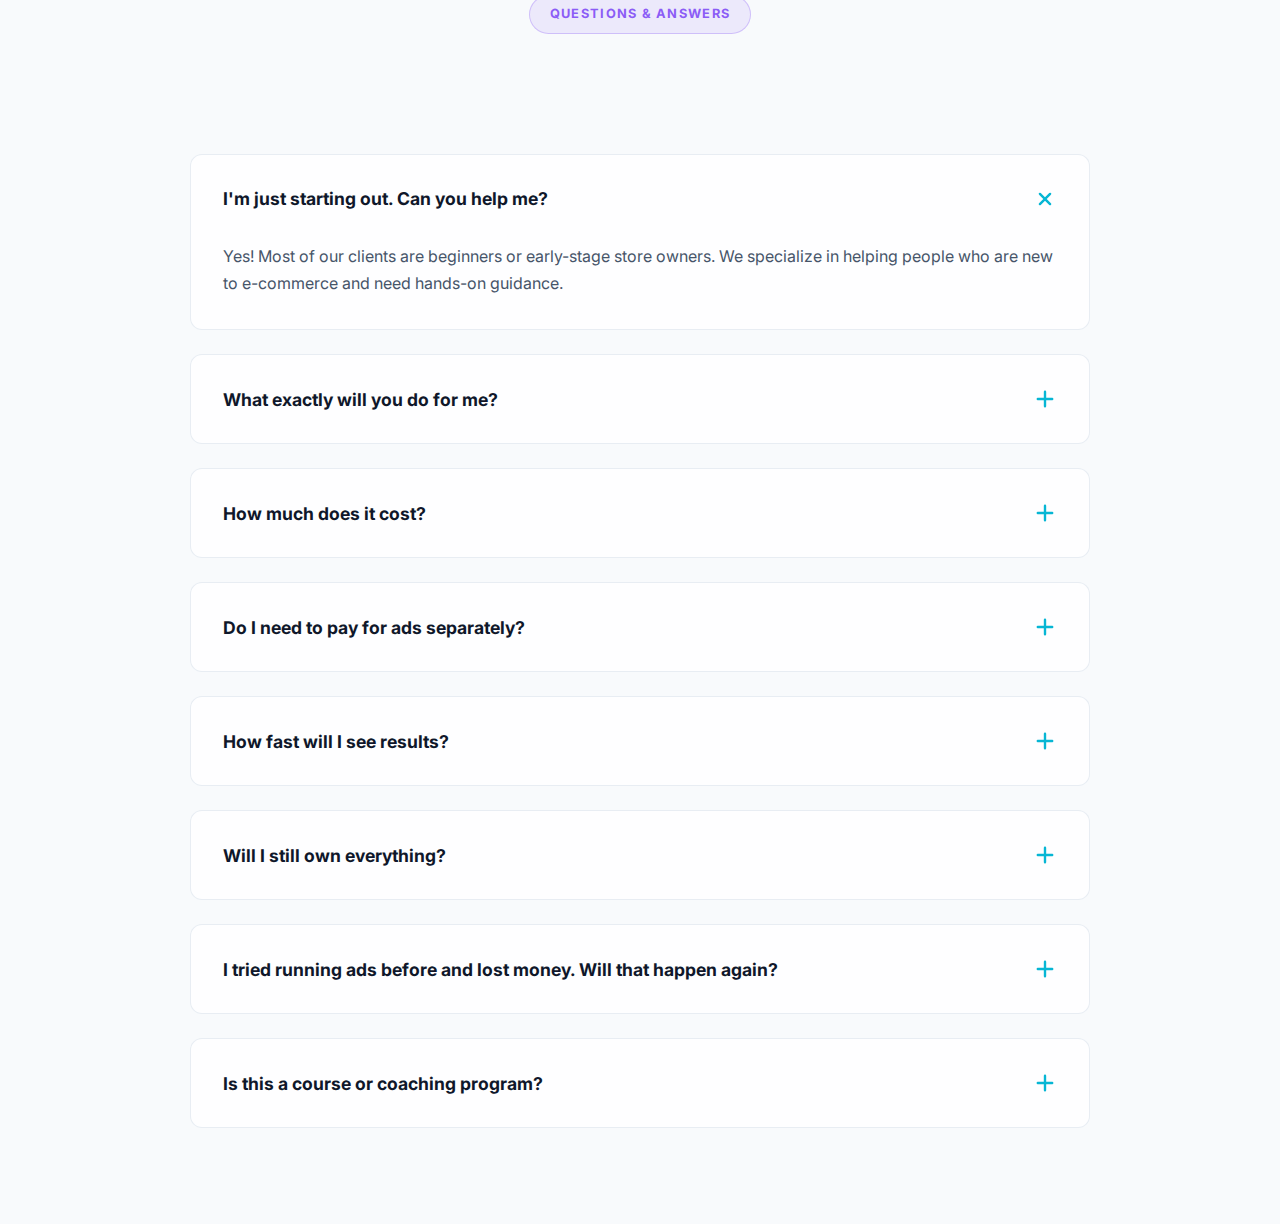
<file: video/index.html>
<!DOCTYPE html>
<html lang="en">
<head>
    <meta charset="UTF-8">
    <meta name="viewport" content="width=device-width, initial-scale=1.0">
    <title>Video - BoldSellers | E-Commerce Growth Agency</title>
    
    <!-- Meta Tags -->
    <meta name="description" content="Watch our video and book a free consultation to grow your Shopify store">
    <meta property="og:site_name" content="BoldSellers.com">
    <meta property="og:title" content="Video - BoldSellers | E-Commerce Growth Agency">
    <meta property="og:type" content="website">
    <meta property="og:description" content="Watch our video and book a free consultation to grow your Shopify store">
    <meta name="twitter:card" content="summary_large_image">
    <meta name="twitter:title" content="Video - BoldSellers">
    
    <!-- Fonts -->
    <link rel="preconnect" href="https://fonts.googleapis.com">
    <link rel="preconnect" href="https://fonts.gstatic.com" crossorigin>
    <link href="https://fonts.googleapis.com/css2?family=Inter:wght@300;400;500;600;700&family=Space+Grotesk:wght@400;500;600;700&display=swap" rel="stylesheet">
    
    <!-- Styles -->
    <link rel="stylesheet" href="../assets/css/styles.css">
</head>
<body class="video-page">
    <!-- Header -->
    <header class="header">
        <nav class="navbar">
            <div class="container">
                <div class="nav-content">
                    <a href="/" class="logo">
                        <img src="../assets/images/logo.png" alt="BoldSellers" class="logo-img">
                    </a>
                    <div class="nav-menu">
                        <a href="#calendly" class="btn btn-primary">Book a Call</a>
                    </div>
                </div>
            </div>
        </nav>
    </header>

    <!-- Main Content -->
    <main>
        <!-- Video Section -->
        <section class="video-section">
            <div class="container">
                <div class="video-wrapper">
                    <iframe width="560" height="315" src="https://www.youtube.com/embed/C92NGtx3tOI?si=oN06Z9ig_kGHNVS5&amp;controls=0" title="YouTube video player" frameborder="0" allow="accelerometer; autoplay; clipboard-write; encrypted-media; gyroscope; picture-in-picture; web-share" referrerpolicy="strict-origin-when-cross-origin" allowfullscreen></iframe>
                </div>
            </div>
        </section>

        <!-- CTA Section -->
        <section class="cta-section">
            <div class="container">
                <div class="cta-content">
                    <h2>Ready to Grow Your Store?</h2>
                    <p>Book a free call with me. I'll review your store, show you what's working (and what's not), and give you a clear plan to start growing.</p>
                </div>
            </div>
        </section>

        <!-- Calendly Section -->
        <section id="calendly" class="calendly-section">
            <div class="container">
                <!-- Calendly inline widget begin -->
                <div class="calendly-inline-widget" data-url="https://calendly.com/boldsellers/30min?hide_event_type_details=1&hide_gdpr_banner=1" style="min-width:320px;height:700px;"></div>
                <script type="text/javascript" src="https://assets.calendly.com/assets/external/widget.js" async></script>
                <!-- Calendly inline widget end -->
            </div>
        </section>

        <!-- FAQ Section -->
        <section class="faq">
            <div class="container">
                <div class="section-header">
                    <span class="section-label">Questions & Answers</span>
                </div>
                <div class="faq-grid">
                    <div class="faq-item">
                        <button class="faq-question">
                            <span>I'm just starting out. Can you help me?</span>
                            <svg class="faq-icon" viewBox="0 0 20 20" fill="currentColor">
                                <path fill-rule="evenodd" d="M10 3a1 1 0 011 1v5h5a1 1 0 110 2h-5v5a1 1 0 11-2 0v-5H4a1 1 0 110-2h5V4a1 1 0 011-1z" clip-rule="evenodd"/>
                            </svg>
                        </button>
                        <div class="faq-answer">
                            <p>Yes! Most of our clients are beginners or early-stage store owners. We specialize in helping people who are new to e-commerce and need hands-on guidance.</p>
                        </div>
                    </div>
                    <div class="faq-item">
                        <button class="faq-question">
                            <span>What exactly will you do for me?</span>
                            <svg class="faq-icon" viewBox="0 0 20 20" fill="currentColor">
                                <path fill-rule="evenodd" d="M10 3a1 1 0 011 1v5h5a1 1 0 110 2h-5v5a1 1 0 11-2 0v-5H4a1 1 0 110-2h5V4a1 1 0 011-1z" clip-rule="evenodd"/>
                            </svg>
                        </button>
                        <div class="faq-answer">
                            <p>We handle your ads, review your store to find problems, set up emails, create better offers, and give you weekly updates. Think of us as your growth team.</p>
                        </div>
                    </div>
                    <div class="faq-item">
                        <button class="faq-question">
                            <span>How much does it cost?</span>
                            <svg class="faq-icon" viewBox="0 0 20 20" fill="currentColor">
                                <path fill-rule="evenodd" d="M10 3a1 1 0 011 1v5h5a1 1 0 110 2h-5v5a1 1 0 11-2 0v-5H4a1 1 0 110-2h5V4a1 1 0 011-1z" clip-rule="evenodd"/>
                            </svg>
                        </button>
                        <div class="faq-answer">
                            <p>Our plans start at $700 depending on what you need. No hidden fees. During your free call, we'll recommend the right package for your store.</p>
                        </div>
                    </div>
                    <div class="faq-item">
                        <button class="faq-question">
                            <span>Do I need to pay for ads separately?</span>
                            <svg class="faq-icon" viewBox="0 0 20 20" fill="currentColor">
                                <path fill-rule="evenodd" d="M10 3a1 1 0 011 1v5h5a1 1 0 110 2h-5v5a1 1 0 11-2 0v-5H4a1 1 0 110-2h5V4a1 1 0 011-1z" clip-rule="evenodd"/>
                            </svg>
                        </button>
                        <div class="faq-answer">
                            <p>Yes. Our fee is for the work we do. Your ad budget (for Facebook, Google, etc.) is separate and paid directly to those platforms. You stay in control of your budget.</p>
                        </div>
                    </div>
                    <div class="faq-item">
                        <button class="faq-question">
                            <span>How fast will I see results?</span>
                            <svg class="faq-icon" viewBox="0 0 20 20" fill="currentColor">
                                <path fill-rule="evenodd" d="M10 3a1 1 0 011 1v5h5a1 1 0 110 2h-5v5a1 1 0 11-2 0v-5H4a1 1 0 110-2h5V4a1 1 0 011-1z" clip-rule="evenodd"/>
                            </svg>
                        </button>
                        <div class="faq-answer">
                            <p>Most clients see improvements within 30 days, better conversion rates, lower ad costs, or more sales. Big growth usually comes in 60-90 days as everything starts working together.</p>
                        </div>
                    </div>
                    <div class="faq-item">
                        <button class="faq-question">
                            <span>Will I still own everything?</span>
                            <svg class="faq-icon" viewBox="0 0 20 20" fill="currentColor">
                                <path fill-rule="evenodd" d="M10 3a1 1 0 011 1v5h5a1 1 0 110 2h-5v5a1 1 0 11-2 0v-5H4a1 1 0 110-2h5V4a1 1 0 011-1z" clip-rule="evenodd"/>
                            </svg>
                        </button>
                        <div class="faq-answer">
                            <p>100%. Your Shopify store, ad accounts, email lists, everything stays in your name. We just help you make them work better. If you ever leave, you keep everything.</p>
                        </div>
                    </div>
                    <div class="faq-item">
                        <button class="faq-question">
                            <span>I tried running ads before and lost money. Will that happen again?</span>
                            <svg class="faq-icon" viewBox="0 0 20 20" fill="currentColor">
                                <path fill-rule="evenodd" d="M10 3a1 1 0 011 1v5h5a1 1 0 110 2h-5v5a1 1 0 11-2 0v-5H4a1 1 0 110-2h5V4a1 1 0 011-1z" clip-rule="evenodd"/>
                            </svg>
                        </button>
                        <div class="faq-answer">
                            <p>That's exactly why people hire us. We fix the targeting, improve the creatives, and make sure your ads actually bring in customers, not just clicks. We've done this for 50+ stores.</p>
                        </div>
                    </div>
                    <div class="faq-item">
                        <button class="faq-question">
                            <span>Is this a course or coaching program?</span>
                            <svg class="faq-icon" viewBox="0 0 20 20" fill="currentColor">
                                <path fill-rule="evenodd" d="M10 3a1 1 0 011 1v5h5a1 1 0 110 2h-5v5a1 1 0 11-2 0v-5H4a1 1 0 110-2h5V4a1 1 0 011-1z" clip-rule="evenodd"/>
                            </svg>
                        </button>
                        <div class="faq-answer">
                            <p>No. We don't sell courses. We do the actual work for you. You get a team handling your ads, fixing your store, and growing your business, not a bunch of videos to watch.</p>
                        </div>
                    </div>
                </div>
            </div>
        </section>
    </main>

    <!-- JavaScript -->
    <script src="../assets/js/main.js"></script>
    <script>
        // Simple smooth scroll for the Book a Call button
        document.querySelector('a[href="#calendly"]').addEventListener('click', function(e) {
            e.preventDefault();
            document.querySelector('#calendly').scrollIntoView({
                behavior: 'smooth'
            });
        });
    </script>
</body>
</html>
</file>
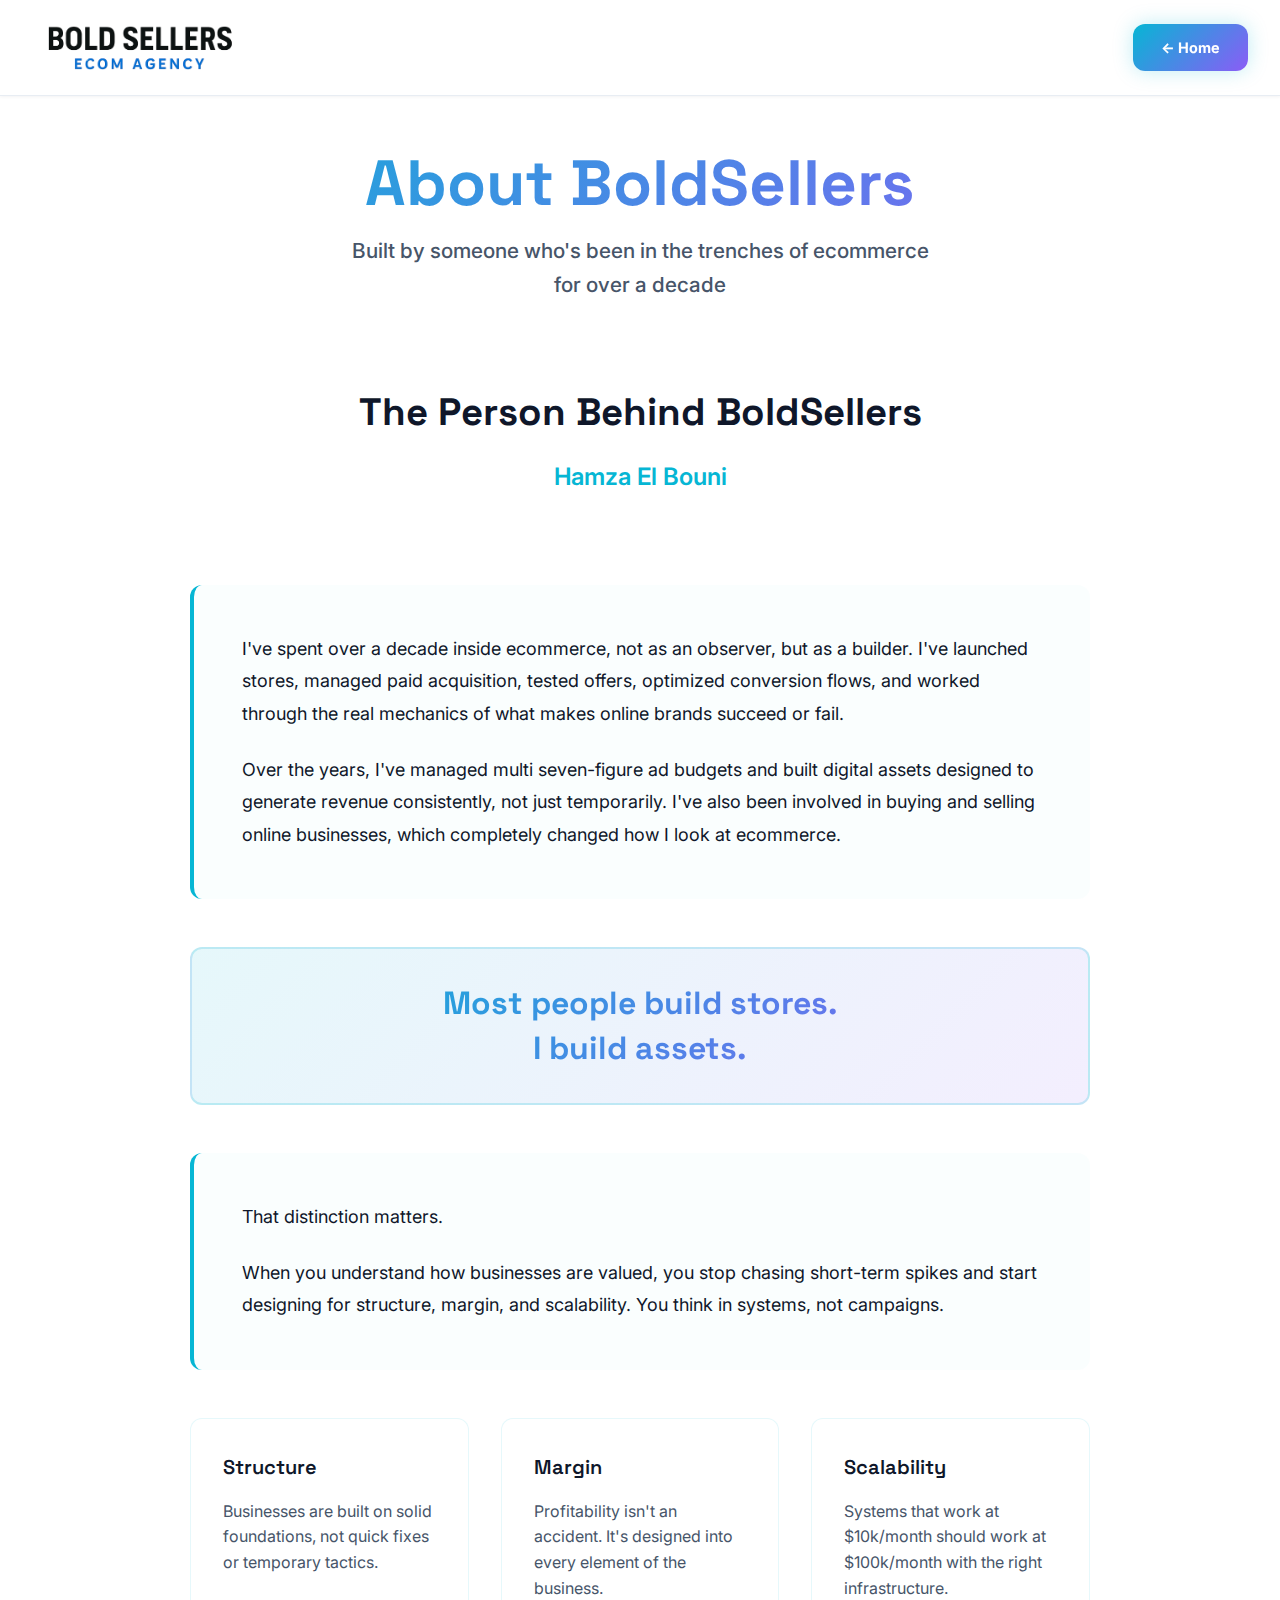
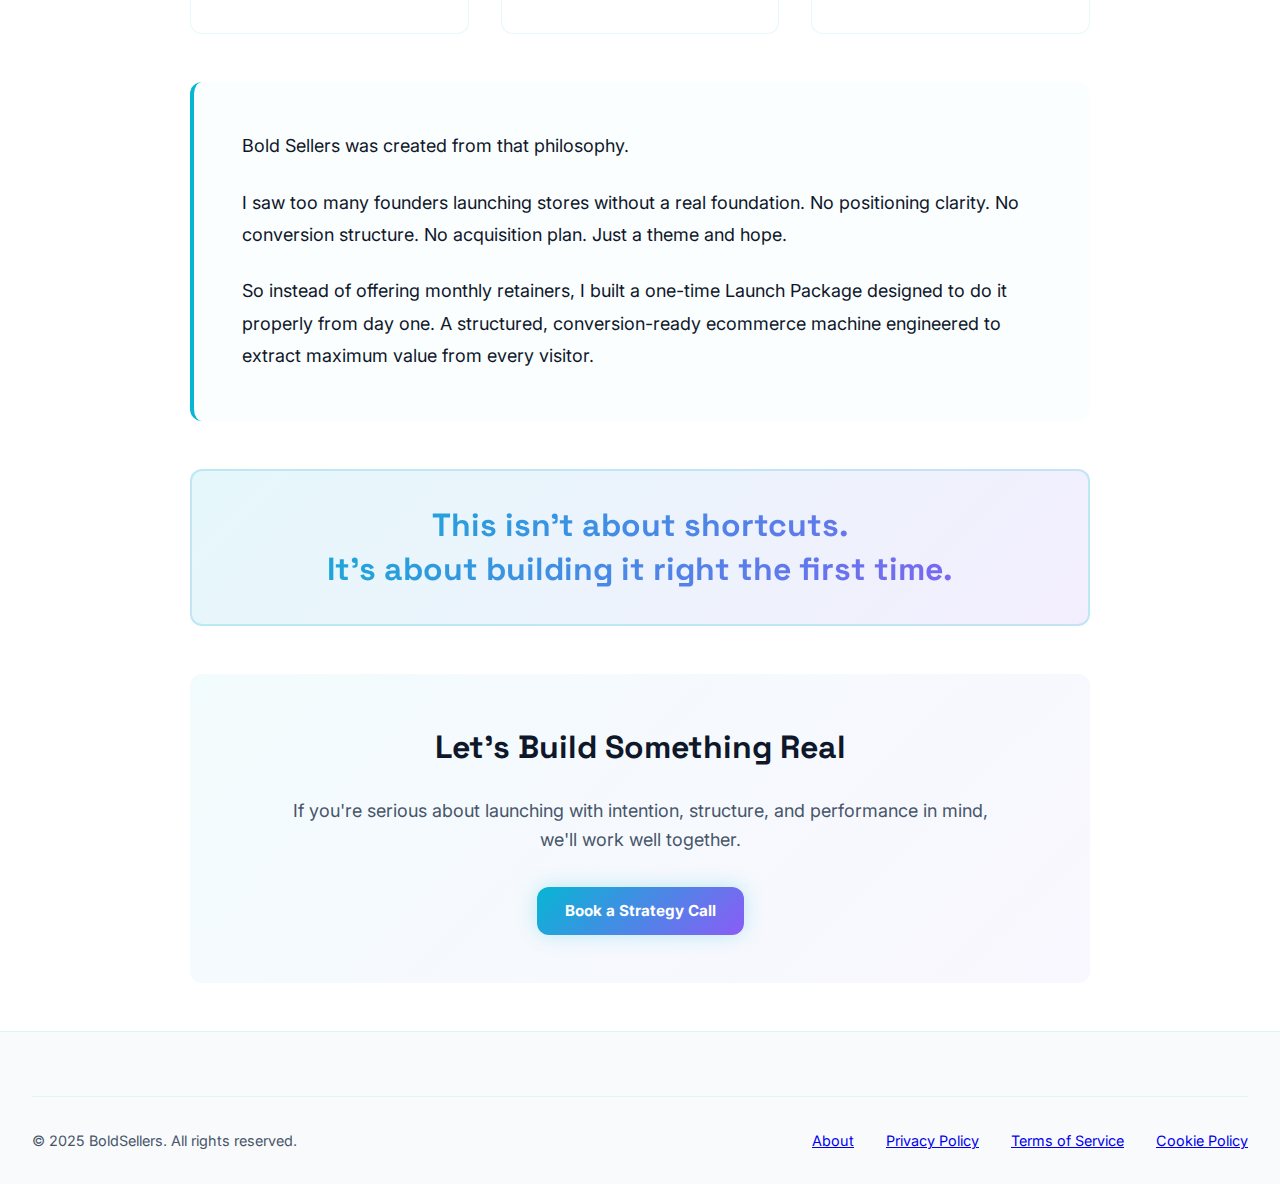
<file: about.html>
<!DOCTYPE html>
<html lang="en">
<head>
    <meta charset="UTF-8">
    <meta name="viewport" content="width=device-width, initial-scale=1.0">
    <title>About - BoldSellers</title>
    
    <!-- Fonts -->
    <link rel="preconnect" href="https://fonts.googleapis.com">
    <link rel="preconnect" href="https://fonts.gstatic.com" crossorigin>
    <link href="https://fonts.googleapis.com/css2?family=Inter:wght@300;400;500;600;700&family=Space+Grotesk:wght@400;500;600;700&display=swap" rel="stylesheet">
    
    <!-- Styles -->
    <link rel="stylesheet" href="assets/css/styles.css">
    
    <style>
        .about-page {
            padding: calc(var(--spacing-xl) + 100px) 0 var(--spacing-xl) 0;
            background: var(--color-background);
        }
        
        .about-hero {
            text-align: center;
            margin-bottom: var(--spacing-xl);
        }
        
        .about-hero h1 {
            font-family: var(--font-display);
            font-size: clamp(2.5rem, 5vw, 4rem);
            font-weight: 700;
            background: var(--gradient-primary);
            -webkit-background-clip: text;
            -webkit-text-fill-color: transparent;
            background-clip: text;
            margin-bottom: var(--spacing-sm);
            line-height: 1.1;
        }
        
        .about-hero .subtitle {
            font-size: clamp(1.1rem, 2vw, 1.3rem);
            color: var(--color-text-muted);
            font-weight: 500;
            max-width: 600px;
            margin: 0 auto;
        }
        
        .about-content {
            max-width: 900px;
            margin: 0 auto;
        }
        
        .about-section {
            margin-bottom: var(--spacing-xl);
            padding: var(--spacing-xl);
            background: rgba(6, 182, 212, 0.02);
            border-radius: var(--border-radius);
            border-left: 4px solid var(--color-accent);
        }
        
        .about-section p {
            font-size: 1.125rem;
            line-height: 1.8;
            color: var(--color-text);
            margin-bottom: var(--spacing-md);
        }
        
        .about-section p:last-child {
            margin-bottom: 0;
        }
        
        .highlight-box {
            background: linear-gradient(135deg, rgba(6, 182, 212, 0.1), rgba(139, 92, 246, 0.1));
            border: 2px solid rgba(6, 182, 212, 0.2);
            border-radius: var(--border-radius);
            padding: var(--spacing-lg);
            margin: var(--spacing-xl) 0;
            text-align: center;
        }
        
        .highlight-box p {
            font-family: var(--font-display);
            font-size: clamp(1.5rem, 3vw, 2rem);
            font-weight: 700;
            line-height: 1.4;
            margin: 0;
            background: var(--gradient-primary);
            -webkit-background-clip: text;
            -webkit-text-fill-color: transparent;
            background-clip: text;
        }
        
        .philosophy-grid {
            display: grid;
            grid-template-columns: repeat(auto-fit, minmax(250px, 1fr));
            gap: var(--spacing-lg);
            margin: var(--spacing-xl) 0;
        }
        
        .philosophy-card {
            background: white;
            padding: var(--spacing-lg);
            border-radius: var(--border-radius);
            border: 1px solid rgba(6, 182, 212, 0.1);
            transition: all 0.3s ease;
        }
        
        .philosophy-card:hover {
            transform: translateY(-5px);
            box-shadow: 0 10px 30px rgba(6, 182, 212, 0.1);
            border-color: var(--color-accent);
        }
        
        .philosophy-card h3 {
            font-family: var(--font-display);
            font-size: 1.25rem;
            font-weight: 600;
            color: var(--color-text);
            margin-bottom: var(--spacing-sm);
        }
        
        .philosophy-card p {
            font-size: 1rem;
            line-height: 1.6;
            color: var(--color-text-muted);
            margin: 0;
        }
        
        .founder-intro {
            text-align: center;
            margin-bottom: var(--spacing-lg);
            padding: var(--spacing-lg);
        }
        
        .founder-intro h2 {
            font-family: var(--font-display);
            font-size: clamp(1.75rem, 3vw, 2.5rem);
            font-weight: 700;
            color: var(--color-text);
            margin-bottom: var(--spacing-sm);
        }
        
        .founder-intro .name {
            font-size: clamp(1.25rem, 2vw, 1.5rem);
            color: var(--color-accent);
            font-weight: 600;
            margin-bottom: var(--spacing-md);
        }
        
        .closing-cta {
            text-align: center;
            margin-top: var(--spacing-xl);
            padding: var(--spacing-xl);
            background: linear-gradient(135deg, rgba(6, 182, 212, 0.05), rgba(139, 92, 246, 0.05));
            border-radius: var(--border-radius);
        }
        
        .closing-cta h3 {
            font-family: var(--font-display);
            font-size: clamp(1.5rem, 3vw, 2rem);
            font-weight: 700;
            color: var(--color-text);
            margin-bottom: var(--spacing-md);
        }
        
        .closing-cta p {
            font-size: 1.125rem;
            color: var(--color-text-muted);
            margin-bottom: var(--spacing-lg);
            max-width: 700px;
            margin-left: auto;
            margin-right: auto;
        }
        
        @media (max-width: 768px) {
            .about-section {
                padding: var(--spacing-md);
            }
            
            .about-section p {
                font-size: 1rem;
            }
            
            .philosophy-grid {
                grid-template-columns: 1fr;
            }
        }
    </style>
</head>
<body>
    <!-- Header -->
    <header class="header">
        <nav class="navbar">
            <div class="container">
                <div class="nav-content">
                    <a href="/" class="logo">
                        <img src="assets/images/logo.png" alt="BoldSellers" class="logo-img">
                    </a>
                    <div class="nav-links">
                        <a href="/" class="btn btn-primary" style="white-space: nowrap; font-size: 0.9rem;">← Home</a>
                    </div>
                </div>
            </div>
        </nav>
    </header>

    <!-- Main Content -->
    <main class="about-page">
        <div class="container">
            <div class="about-hero">
                <h1>About BoldSellers</h1>
                <p class="subtitle">Built by someone who's been in the trenches of ecommerce for over a decade</p>
            </div>

            <div class="about-content">
                <!-- Founder Introduction -->
                <div class="founder-intro">
                    <h2>The Person Behind BoldSellers</h2>
                    <p class="name">Hamza El Bouni</p>
                </div>

                <!-- Main Story -->
                <div class="about-section">
                    <p>I've spent over a decade inside ecommerce, not as an observer, but as a builder. I've launched stores, managed paid acquisition, tested offers, optimized conversion flows, and worked through the real mechanics of what makes online brands succeed or fail.</p>
                    
                    <p>Over the years, I've managed multi seven-figure ad budgets and built digital assets designed to generate revenue consistently, not just temporarily. I've also been involved in buying and selling online businesses, which completely changed how I look at ecommerce.</p>
                </div>

                <!-- Key Distinction -->
                <div class="highlight-box">
                    <p>Most people build stores.<br>I build assets.</p>
                </div>

                <div class="about-section">
                    <p>That distinction matters.</p>
                    
                    <p>When you understand how businesses are valued, you stop chasing short-term spikes and start designing for structure, margin, and scalability. You think in systems, not campaigns.</p>
                </div>

                <!-- Philosophy Cards -->
                <div class="philosophy-grid">
                    <div class="philosophy-card">
                        <h3>Structure</h3>
                        <p>Businesses are built on solid foundations, not quick fixes or temporary tactics.</p>
                    </div>
                    <div class="philosophy-card">
                        <h3>Margin</h3>
                        <p>Profitability isn't an accident. It's designed into every element of the business.</p>
                    </div>
                    <div class="philosophy-card">
                        <h3>Scalability</h3>
                        <p>Systems that work at $10k/month should work at $100k/month with the right infrastructure.</p>
                    </div>
                </div>

                <!-- Why BoldSellers -->
                <div class="about-section">
                    <p>Bold Sellers was created from that philosophy.</p>
                    
                    <p>I saw too many founders launching stores without a real foundation. No positioning clarity. No conversion structure. No acquisition plan. Just a theme and hope.</p>
                    
                    <p>So instead of offering monthly retainers, I built a one-time Launch Package designed to do it properly from day one. A structured, conversion-ready ecommerce machine engineered to extract maximum value from every visitor.</p>
                </div>

                <!-- Final Statement -->
                <div class="highlight-box">
                    <p>This isn't about shortcuts.<br>It's about building it right the first time.</p>
                </div>

                <!-- Closing CTA -->
                <div class="closing-cta">
                    <h3>Let's Build Something Real</h3>
                    <p>If you're serious about launching with intention, structure, and performance in mind, we'll work well together.</p>
                    <a href="/#book" class="btn btn-primary">Book a Strategy Call</a>
                </div>
            </div>
        </div>
    </main>

    <!-- Footer -->
    <footer class="footer">
        <div class="container">
            <div class="footer-bottom">
                <p>&copy; 2025 BoldSellers. All rights reserved.</p>
                <div class="footer-legal">
                    <a href="/about">About</a>
                    <a href="/privacy-policy">Privacy Policy</a>
                    <a href="/terms-of-service">Terms of Service</a>
                    <a href="/cookie-policy">Cookie Policy</a>
                </div>
            </div>
        </div>
    </footer>

    <script src="assets/js/main.js"></script>
</body>
</html>
</file>
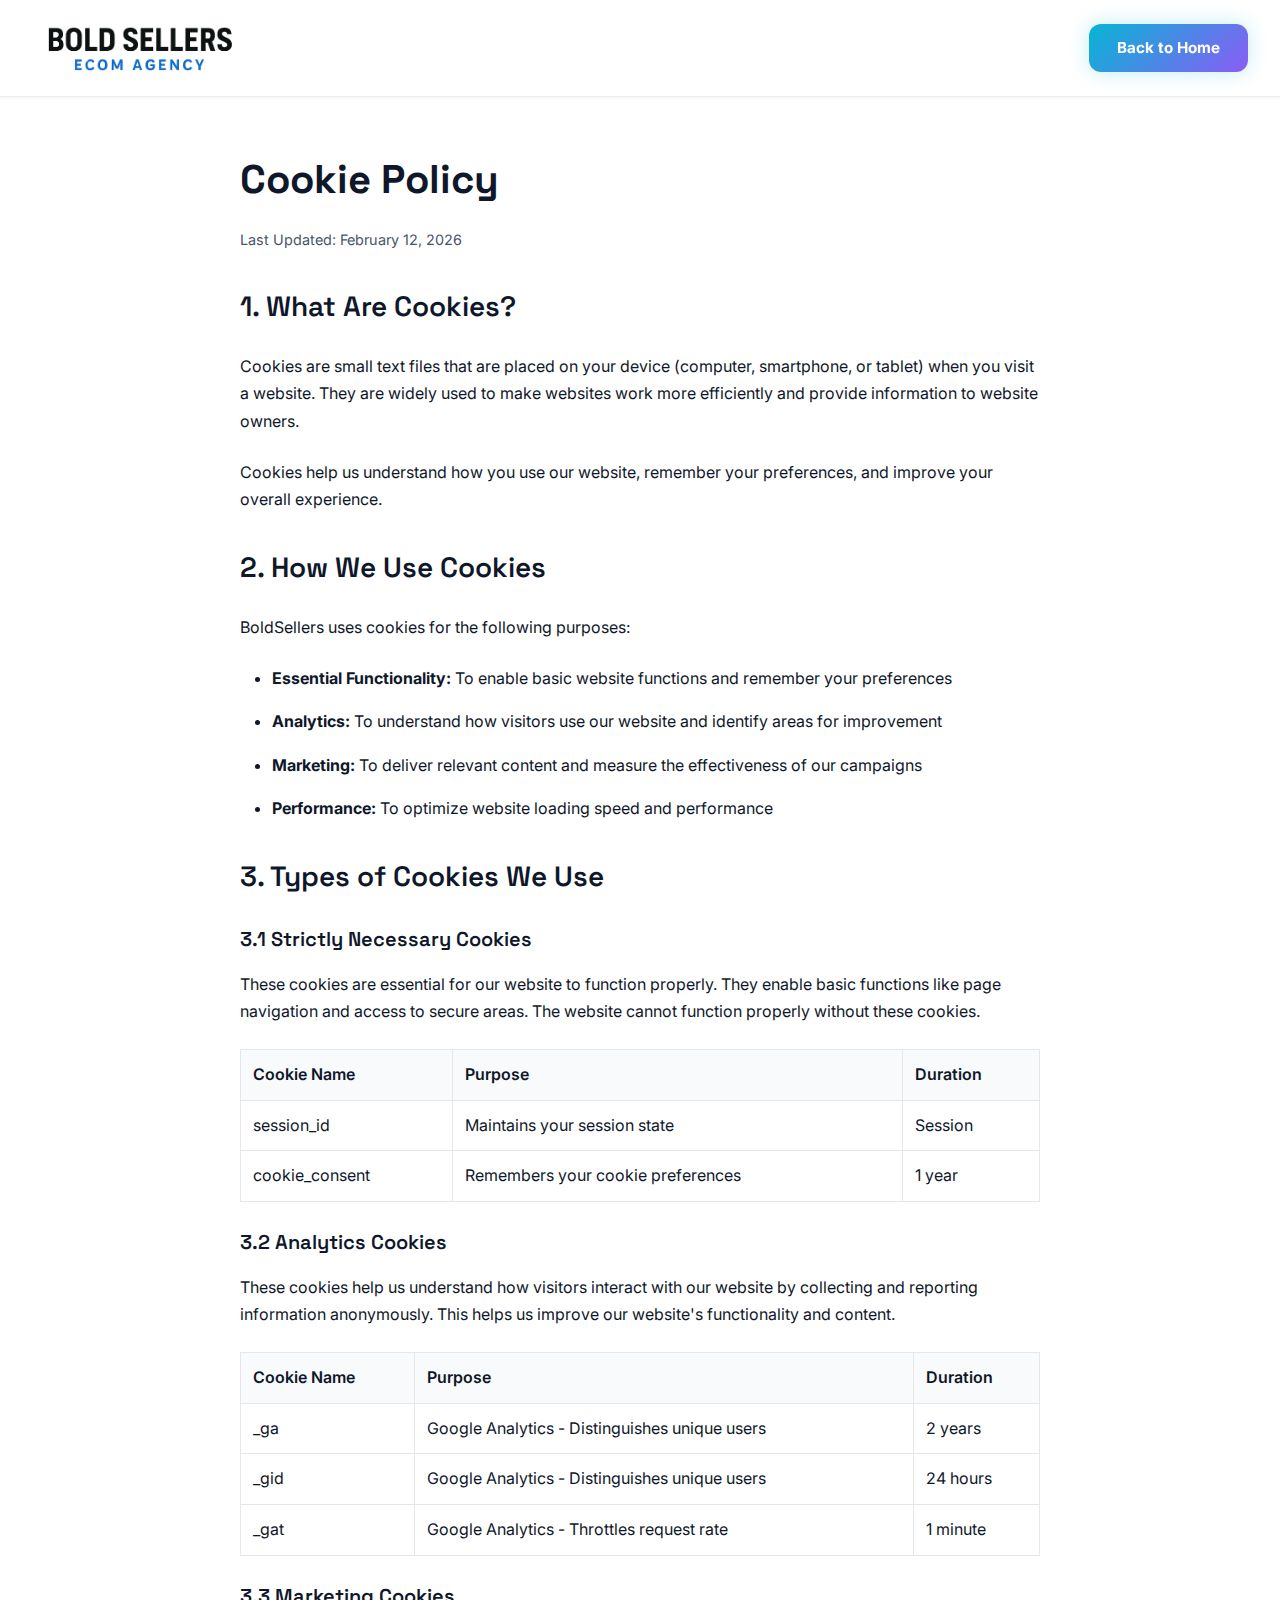
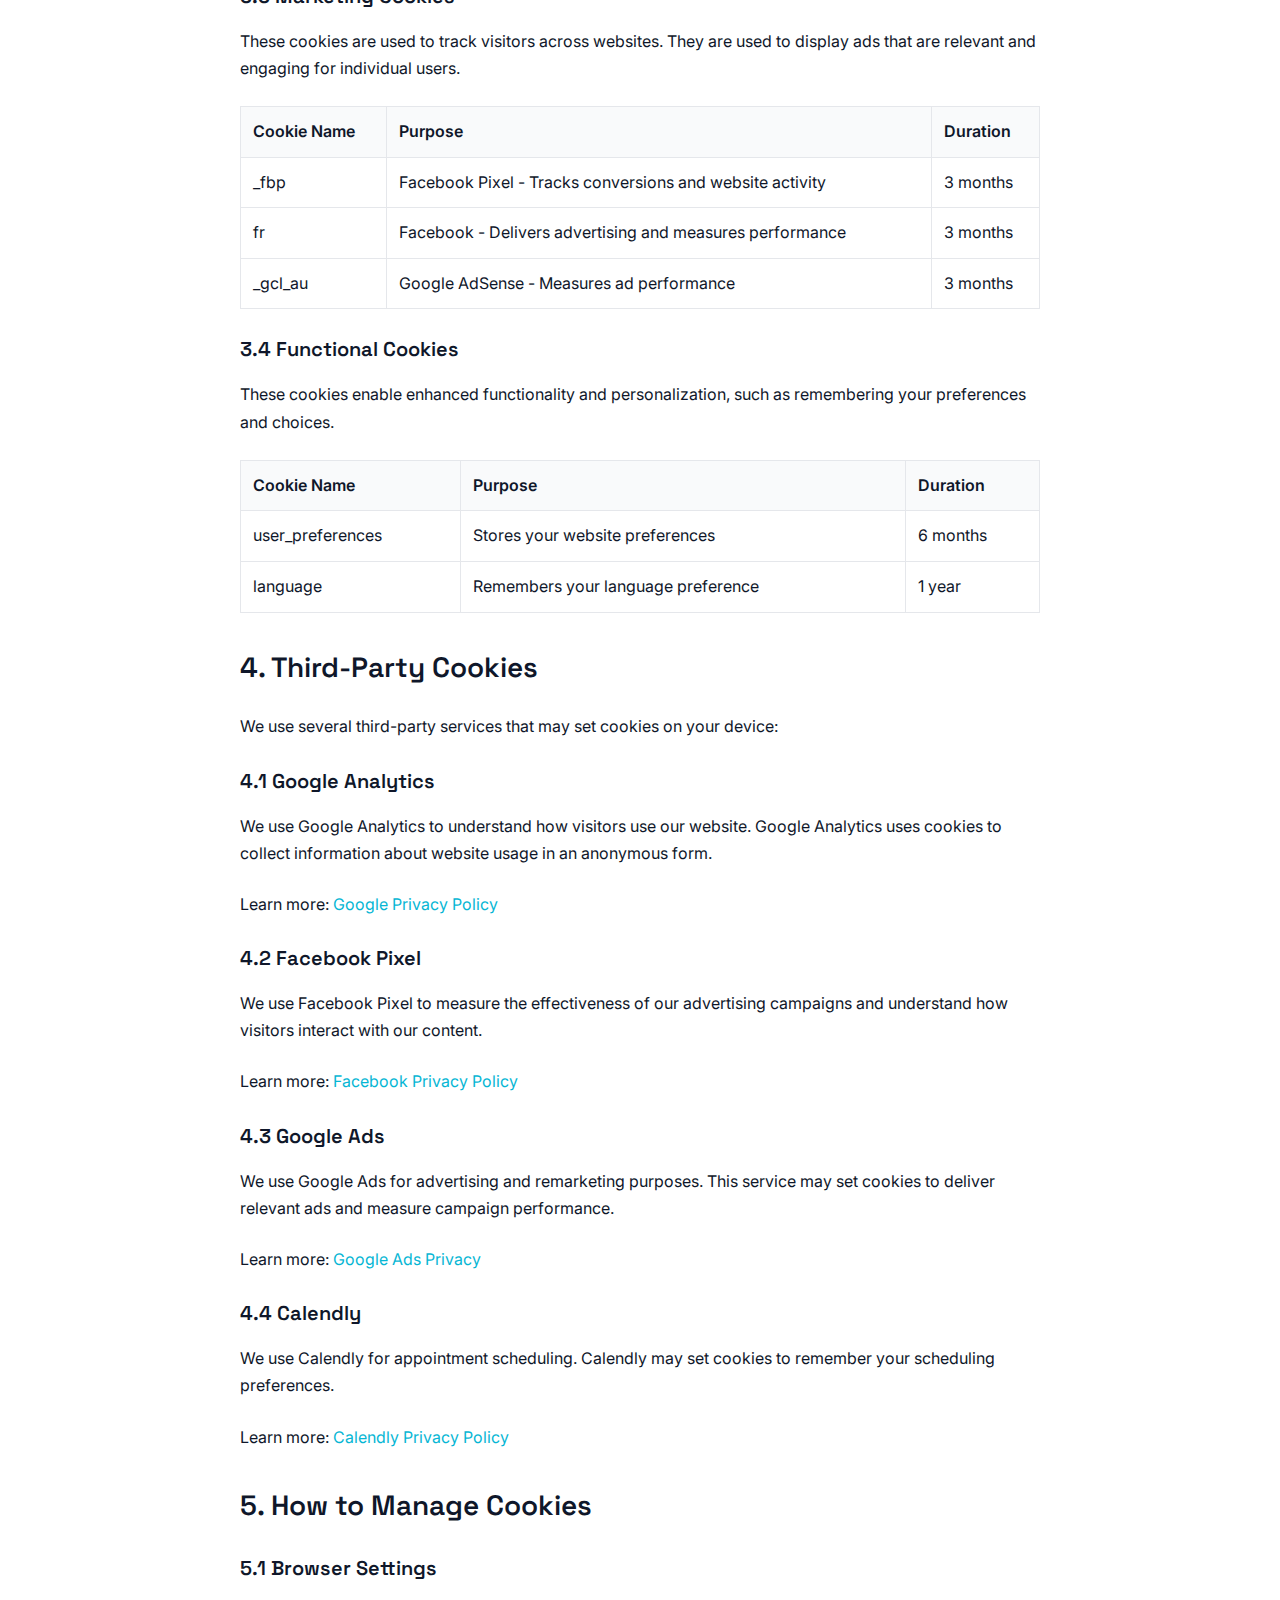
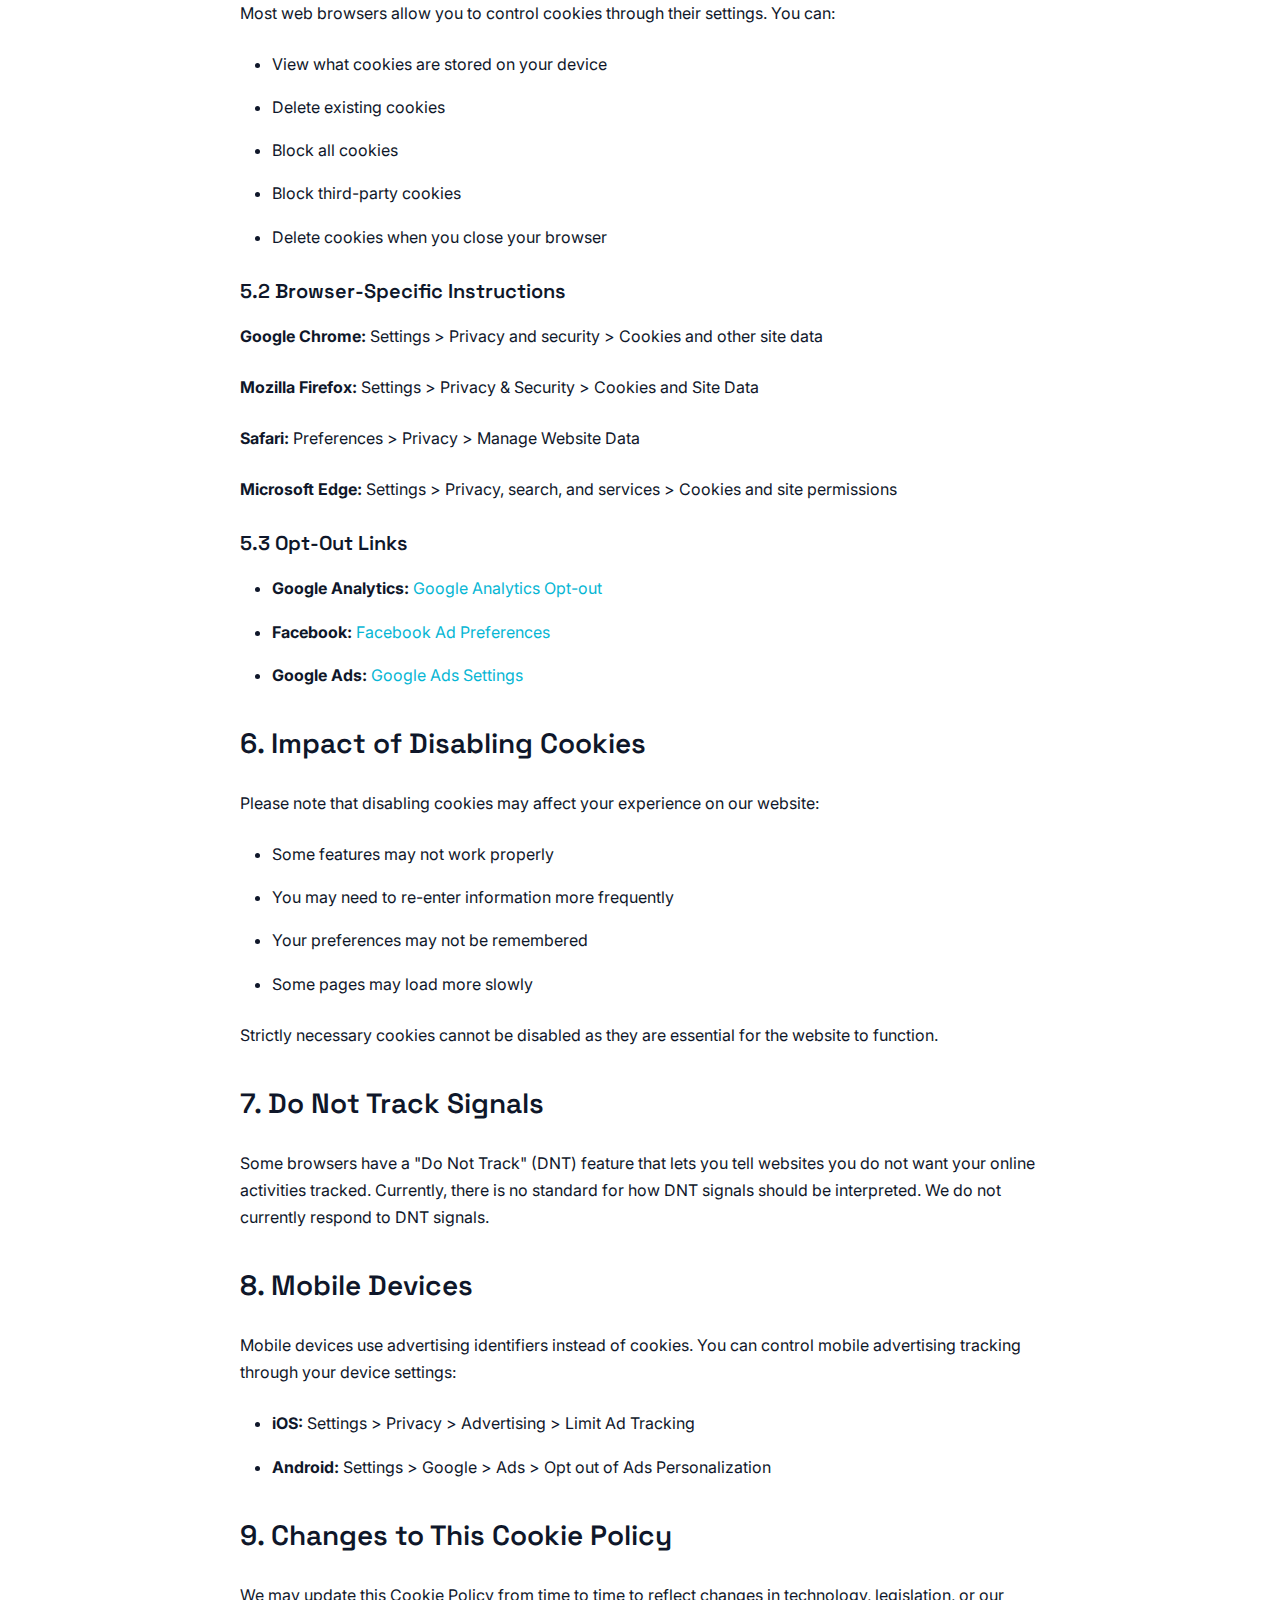
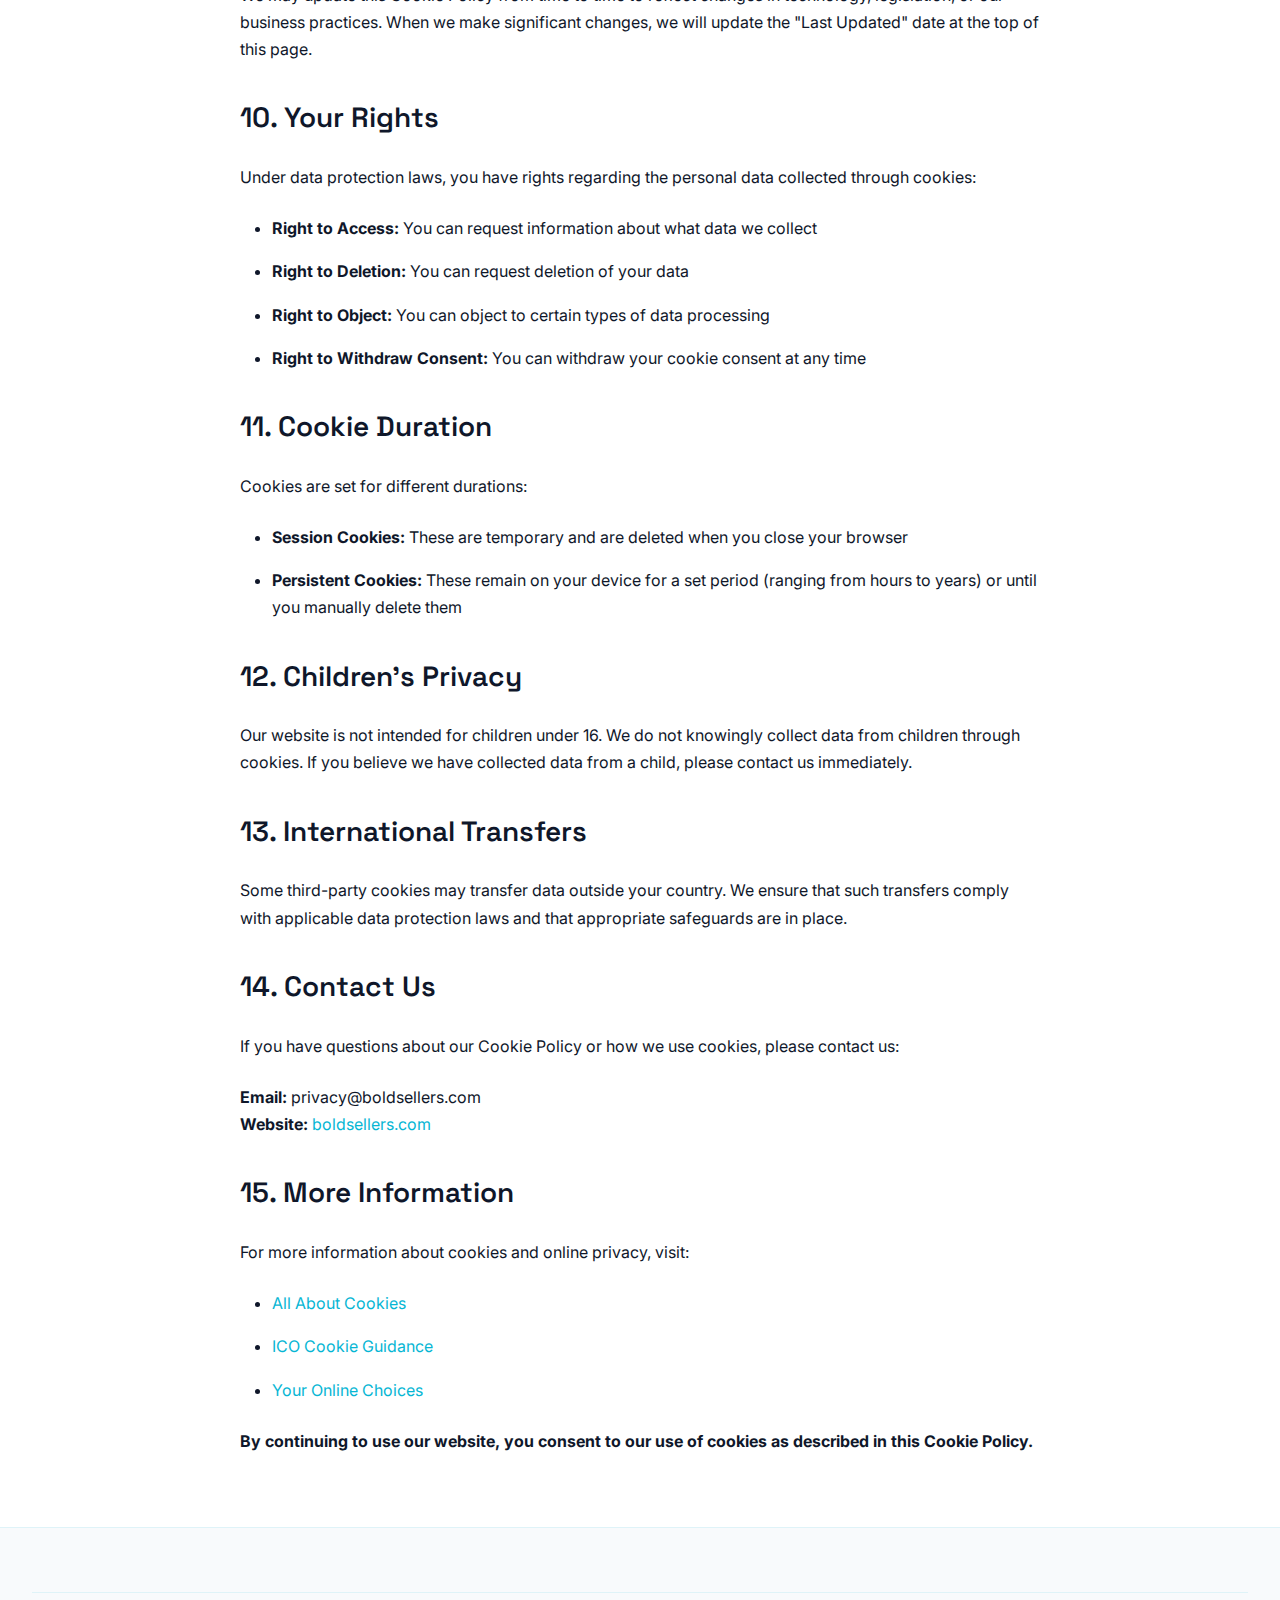
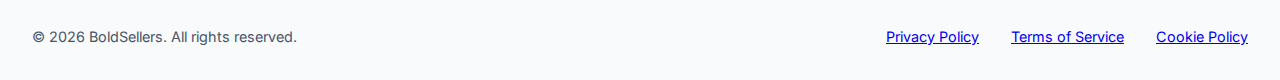
<file: cookie-policy.html>
<!DOCTYPE html>
<html lang="en">
<head>
    <meta charset="UTF-8">
    <meta name="viewport" content="width=device-width, initial-scale=1.0">
    <title>Cookie Policy - BoldSellers</title>
    
    <!-- Fonts -->
    <link rel="preconnect" href="https://fonts.googleapis.com">
    <link rel="preconnect" href="https://fonts.gstatic.com" crossorigin>
    <link href="https://fonts.googleapis.com/css2?family=Inter:wght@300;400;500;600;700&family=Space+Grotesk:wght@400;500;600;700&display=swap" rel="stylesheet">
    
    <!-- Styles -->
    <link rel="stylesheet" href="assets/css/styles.css">
    
    <style>
        .legal-page {
            padding: calc(var(--spacing-xl) + 100px) 0 var(--spacing-xl) 0;
            background: var(--color-background);
        }
        
        .legal-content {
            max-width: 800px;
            margin: 0 auto;
        }
        
        .legal-content h1 {
            font-family: var(--font-display);
            font-size: 2.5rem;
            font-weight: 700;
            margin-bottom: var(--spacing-sm);
            color: var(--color-text);
        }
        
        .legal-content .last-updated {
            color: var(--color-text-muted);
            margin-bottom: var(--spacing-lg);
            font-size: 0.9rem;
        }
        
        .legal-content h2 {
            font-family: var(--font-display);
            font-size: 1.75rem;
            font-weight: 600;
            margin-top: var(--spacing-lg);
            margin-bottom: var(--spacing-md);
            color: var(--color-text);
        }
        
        .legal-content h3 {
            font-family: var(--font-display);
            font-size: 1.25rem;
            font-weight: 600;
            margin-top: var(--spacing-md);
            margin-bottom: var(--spacing-sm);
            color: var(--color-text);
        }
        
        .legal-content p {
            margin-bottom: var(--spacing-md);
            line-height: 1.7;
            color: var(--color-text);
        }
        
        .legal-content ul {
            margin-bottom: var(--spacing-md);
            margin-left: var(--spacing-lg);
        }
        
        .legal-content li {
            margin-bottom: var(--spacing-sm);
            line-height: 1.7;
            color: var(--color-text);
        }
        
        .legal-content a {
            color: var(--color-accent);
            text-decoration: none;
        }
        
        .legal-content a:hover {
            text-decoration: underline;
        }
        
        .cookie-table {
            width: 100%;
            border-collapse: collapse;
            margin: var(--spacing-md) 0;
        }
        
        .cookie-table th,
        .cookie-table td {
            padding: 12px;
            text-align: left;
            border: 1px solid #e5e7eb;
        }
        
        .cookie-table th {
            background: #f9fafb;
            font-weight: 600;
            color: var(--color-text);
        }
        
        .cookie-table td {
            color: var(--color-text);
        }
    </style>
</head>
<body>
    <!-- Header -->
    <header class="header">
        <nav class="navbar">
            <div class="container">
                <div class="nav-content">
                    <a href="/" class="logo">
                        <img src="assets/images/logo.png" alt="BoldSellers" class="logo-img">
                    </a>
                    <div class="nav-links">
                        <a href="/" class="btn btn-primary">Back to Home</a>
                    </div>
                </div>
            </div>
        </nav>
    </header>

    <!-- Main Content -->
    <main class="legal-page">
        <div class="container">
            <div class="legal-content">
                <h1>Cookie Policy</h1>
                <p class="last-updated">Last Updated: February 12, 2026</p>

                <h2>1. What Are Cookies?</h2>
                <p>Cookies are small text files that are placed on your device (computer, smartphone, or tablet) when you visit a website. They are widely used to make websites work more efficiently and provide information to website owners.</p>
                <p>Cookies help us understand how you use our website, remember your preferences, and improve your overall experience.</p>

                <h2>2. How We Use Cookies</h2>
                <p>BoldSellers uses cookies for the following purposes:</p>
                <ul>
                    <li><strong>Essential Functionality:</strong> To enable basic website functions and remember your preferences</li>
                    <li><strong>Analytics:</strong> To understand how visitors use our website and identify areas for improvement</li>
                    <li><strong>Marketing:</strong> To deliver relevant content and measure the effectiveness of our campaigns</li>
                    <li><strong>Performance:</strong> To optimize website loading speed and performance</li>
                </ul>

                <h2>3. Types of Cookies We Use</h2>

                <h3>3.1 Strictly Necessary Cookies</h3>
                <p>These cookies are essential for our website to function properly. They enable basic functions like page navigation and access to secure areas. The website cannot function properly without these cookies.</p>

                <table class="cookie-table">
                    <thead>
                        <tr>
                            <th>Cookie Name</th>
                            <th>Purpose</th>
                            <th>Duration</th>
                        </tr>
                    </thead>
                    <tbody>
                        <tr>
                            <td>session_id</td>
                            <td>Maintains your session state</td>
                            <td>Session</td>
                        </tr>
                        <tr>
                            <td>cookie_consent</td>
                            <td>Remembers your cookie preferences</td>
                            <td>1 year</td>
                        </tr>
                    </tbody>
                </table>

                <h3>3.2 Analytics Cookies</h3>
                <p>These cookies help us understand how visitors interact with our website by collecting and reporting information anonymously. This helps us improve our website's functionality and content.</p>

                <table class="cookie-table">
                    <thead>
                        <tr>
                            <th>Cookie Name</th>
                            <th>Purpose</th>
                            <th>Duration</th>
                        </tr>
                    </thead>
                    <tbody>
                        <tr>
                            <td>_ga</td>
                            <td>Google Analytics - Distinguishes unique users</td>
                            <td>2 years</td>
                        </tr>
                        <tr>
                            <td>_gid</td>
                            <td>Google Analytics - Distinguishes unique users</td>
                            <td>24 hours</td>
                        </tr>
                        <tr>
                            <td>_gat</td>
                            <td>Google Analytics - Throttles request rate</td>
                            <td>1 minute</td>
                        </tr>
                    </tbody>
                </table>

                <h3>3.3 Marketing Cookies</h3>
                <p>These cookies are used to track visitors across websites. They are used to display ads that are relevant and engaging for individual users.</p>

                <table class="cookie-table">
                    <thead>
                        <tr>
                            <th>Cookie Name</th>
                            <th>Purpose</th>
                            <th>Duration</th>
                        </tr>
                    </thead>
                    <tbody>
                        <tr>
                            <td>_fbp</td>
                            <td>Facebook Pixel - Tracks conversions and website activity</td>
                            <td>3 months</td>
                        </tr>
                        <tr>
                            <td>fr</td>
                            <td>Facebook - Delivers advertising and measures performance</td>
                            <td>3 months</td>
                        </tr>
                        <tr>
                            <td>_gcl_au</td>
                            <td>Google AdSense - Measures ad performance</td>
                            <td>3 months</td>
                        </tr>
                    </tbody>
                </table>

                <h3>3.4 Functional Cookies</h3>
                <p>These cookies enable enhanced functionality and personalization, such as remembering your preferences and choices.</p>

                <table class="cookie-table">
                    <thead>
                        <tr>
                            <th>Cookie Name</th>
                            <th>Purpose</th>
                            <th>Duration</th>
                        </tr>
                    </thead>
                    <tbody>
                        <tr>
                            <td>user_preferences</td>
                            <td>Stores your website preferences</td>
                            <td>6 months</td>
                        </tr>
                        <tr>
                            <td>language</td>
                            <td>Remembers your language preference</td>
                            <td>1 year</td>
                        </tr>
                    </tbody>
                </table>

                <h2>4. Third-Party Cookies</h2>
                <p>We use several third-party services that may set cookies on your device:</p>

                <h3>4.1 Google Analytics</h3>
                <p>We use Google Analytics to understand how visitors use our website. Google Analytics uses cookies to collect information about website usage in an anonymous form.</p>
                <p>Learn more: <a href="https://policies.google.com/privacy" target="_blank" rel="noopener">Google Privacy Policy</a></p>

                <h3>4.2 Facebook Pixel</h3>
                <p>We use Facebook Pixel to measure the effectiveness of our advertising campaigns and understand how visitors interact with our content.</p>
                <p>Learn more: <a href="https://www.facebook.com/privacy/explanation" target="_blank" rel="noopener">Facebook Privacy Policy</a></p>

                <h3>4.3 Google Ads</h3>
                <p>We use Google Ads for advertising and remarketing purposes. This service may set cookies to deliver relevant ads and measure campaign performance.</p>
                <p>Learn more: <a href="https://policies.google.com/technologies/ads" target="_blank" rel="noopener">Google Ads Privacy</a></p>

                <h3>4.4 Calendly</h3>
                <p>We use Calendly for appointment scheduling. Calendly may set cookies to remember your scheduling preferences.</p>
                <p>Learn more: <a href="https://calendly.com/privacy" target="_blank" rel="noopener">Calendly Privacy Policy</a></p>

                <h2>5. How to Manage Cookies</h2>
                
                <h3>5.1 Browser Settings</h3>
                <p>Most web browsers allow you to control cookies through their settings. You can:</p>
                <ul>
                    <li>View what cookies are stored on your device</li>
                    <li>Delete existing cookies</li>
                    <li>Block all cookies</li>
                    <li>Block third-party cookies</li>
                    <li>Delete cookies when you close your browser</li>
                </ul>

                <h3>5.2 Browser-Specific Instructions</h3>
                <p><strong>Google Chrome:</strong> Settings > Privacy and security > Cookies and other site data</p>
                <p><strong>Mozilla Firefox:</strong> Settings > Privacy & Security > Cookies and Site Data</p>
                <p><strong>Safari:</strong> Preferences > Privacy > Manage Website Data</p>
                <p><strong>Microsoft Edge:</strong> Settings > Privacy, search, and services > Cookies and site permissions</p>

                <h3>5.3 Opt-Out Links</h3>
                <ul>
                    <li><strong>Google Analytics:</strong> <a href="https://tools.google.com/dlpage/gaoptout" target="_blank" rel="noopener">Google Analytics Opt-out</a></li>
                    <li><strong>Facebook:</strong> <a href="https://www.facebook.com/settings?tab=ads" target="_blank" rel="noopener">Facebook Ad Preferences</a></li>
                    <li><strong>Google Ads:</strong> <a href="https://adssettings.google.com/" target="_blank" rel="noopener">Google Ads Settings</a></li>
                </ul>

                <h2>6. Impact of Disabling Cookies</h2>
                <p>Please note that disabling cookies may affect your experience on our website:</p>
                <ul>
                    <li>Some features may not work properly</li>
                    <li>You may need to re-enter information more frequently</li>
                    <li>Your preferences may not be remembered</li>
                    <li>Some pages may load more slowly</li>
                </ul>
                <p>Strictly necessary cookies cannot be disabled as they are essential for the website to function.</p>

                <h2>7. Do Not Track Signals</h2>
                <p>Some browsers have a "Do Not Track" (DNT) feature that lets you tell websites you do not want your online activities tracked. Currently, there is no standard for how DNT signals should be interpreted. We do not currently respond to DNT signals.</p>

                <h2>8. Mobile Devices</h2>
                <p>Mobile devices use advertising identifiers instead of cookies. You can control mobile advertising tracking through your device settings:</p>
                <ul>
                    <li><strong>iOS:</strong> Settings > Privacy > Advertising > Limit Ad Tracking</li>
                    <li><strong>Android:</strong> Settings > Google > Ads > Opt out of Ads Personalization</li>
                </ul>

                <h2>9. Changes to This Cookie Policy</h2>
                <p>We may update this Cookie Policy from time to time to reflect changes in technology, legislation, or our business practices. When we make significant changes, we will update the "Last Updated" date at the top of this page.</p>

                <h2>10. Your Rights</h2>
                <p>Under data protection laws, you have rights regarding the personal data collected through cookies:</p>
                <ul>
                    <li><strong>Right to Access:</strong> You can request information about what data we collect</li>
                    <li><strong>Right to Deletion:</strong> You can request deletion of your data</li>
                    <li><strong>Right to Object:</strong> You can object to certain types of data processing</li>
                    <li><strong>Right to Withdraw Consent:</strong> You can withdraw your cookie consent at any time</li>
                </ul>

                <h2>11. Cookie Duration</h2>
                <p>Cookies are set for different durations:</p>
                <ul>
                    <li><strong>Session Cookies:</strong> These are temporary and are deleted when you close your browser</li>
                    <li><strong>Persistent Cookies:</strong> These remain on your device for a set period (ranging from hours to years) or until you manually delete them</li>
                </ul>

                <h2>12. Children's Privacy</h2>
                <p>Our website is not intended for children under 16. We do not knowingly collect data from children through cookies. If you believe we have collected data from a child, please contact us immediately.</p>

                <h2>13. International Transfers</h2>
                <p>Some third-party cookies may transfer data outside your country. We ensure that such transfers comply with applicable data protection laws and that appropriate safeguards are in place.</p>

                <h2>14. Contact Us</h2>
                <p>If you have questions about our Cookie Policy or how we use cookies, please contact us:</p>
                <p>
                    <strong>Email:</strong> privacy@boldsellers.com<br>
                    <strong>Website:</strong> <a href="https://boldsellers.com">boldsellers.com</a>
                </p>

                <h2>15. More Information</h2>
                <p>For more information about cookies and online privacy, visit:</p>
                <ul>
                    <li><a href="https://www.allaboutcookies.org/" target="_blank" rel="noopener">All About Cookies</a></li>
                    <li><a href="https://ico.org.uk/for-the-public/online/cookies/" target="_blank" rel="noopener">ICO Cookie Guidance</a></li>
                    <li><a href="https://www.youronlinechoices.com/" target="_blank" rel="noopener">Your Online Choices</a></li>
                </ul>

                <p><strong>By continuing to use our website, you consent to our use of cookies as described in this Cookie Policy.</strong></p>
            </div>
        </div>
    </main>

    <!-- Footer -->
    <footer class="footer">
        <div class="container">
            <div class="footer-bottom">
                <p>&copy; 2026 BoldSellers. All rights reserved.</p>
                <div class="footer-legal">
                    <a href="/privacy-policy">Privacy Policy</a>
                    <a href="/terms-of-service">Terms of Service</a>
                    <a href="/cookie-policy">Cookie Policy</a>
                </div>
            </div>
        </div>
    </footer>

    <script src="assets/js/main.js"></script>
</body>
</html>
</file>
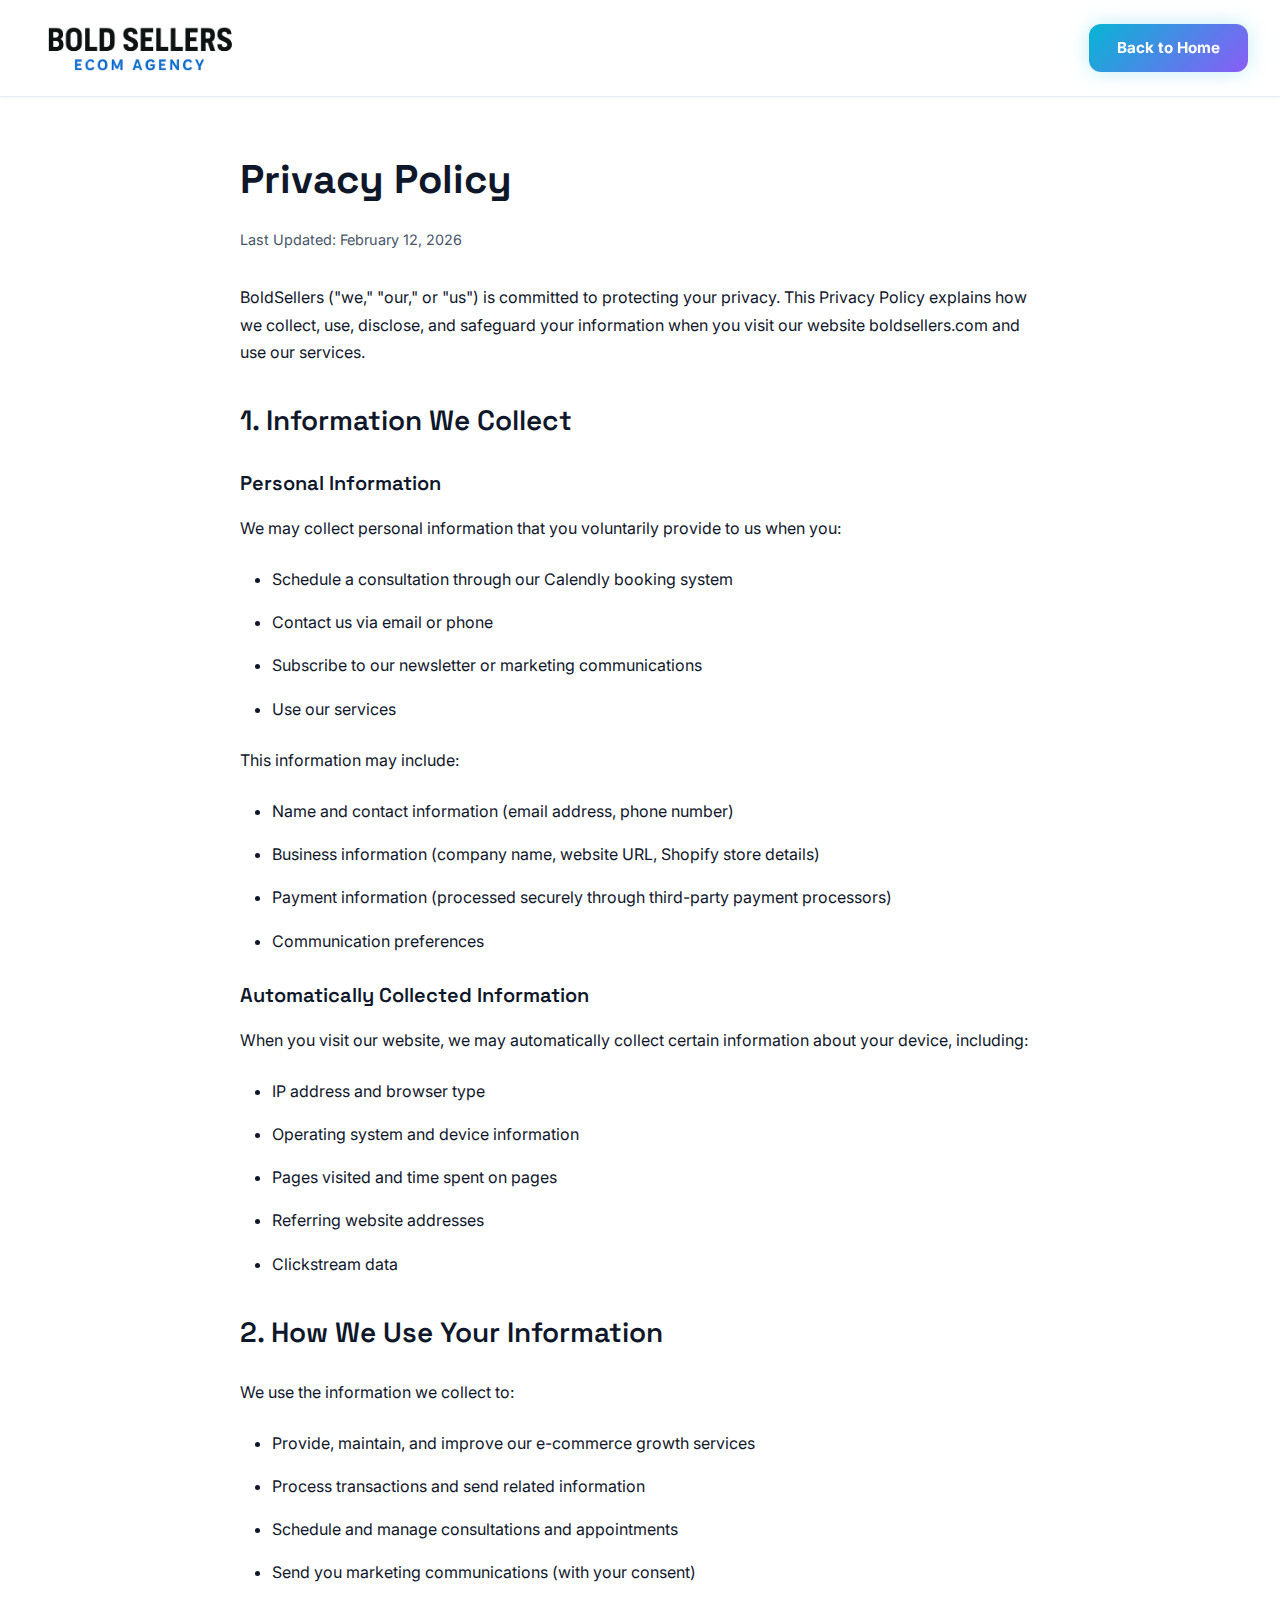
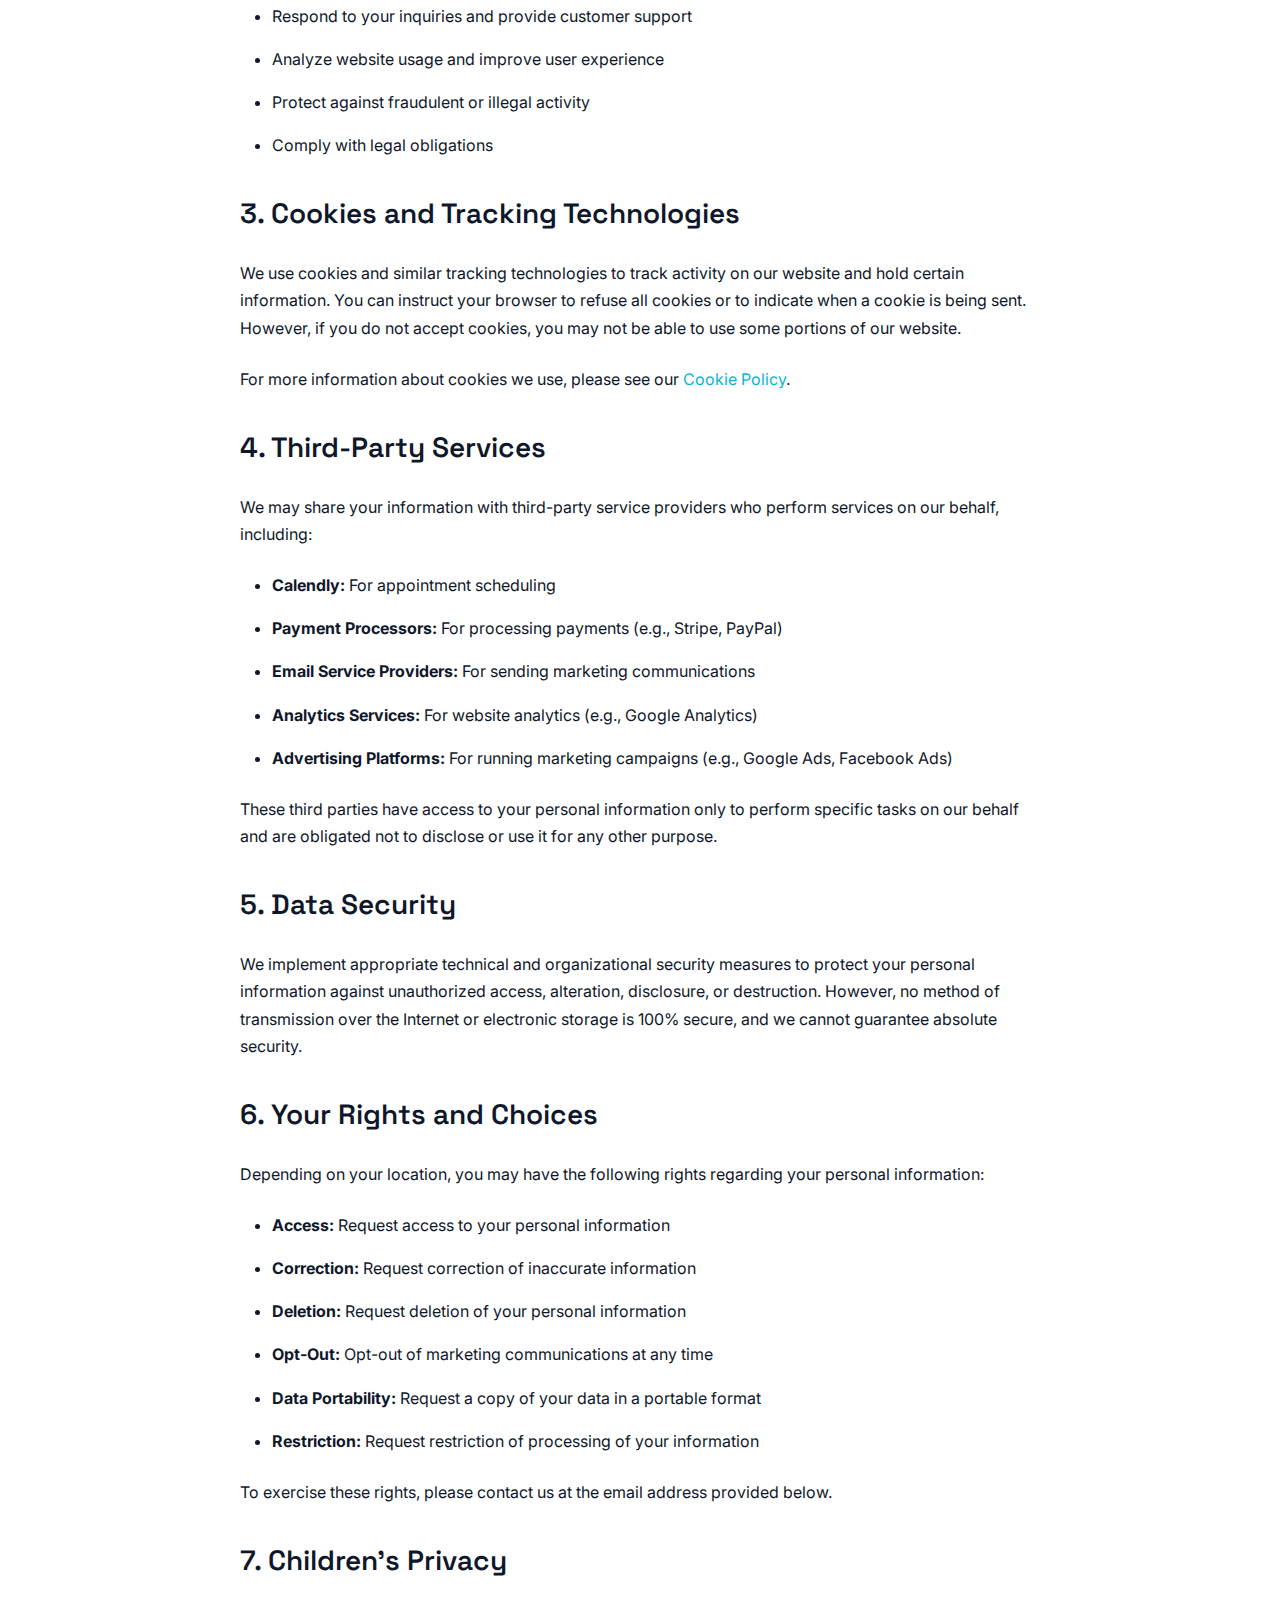
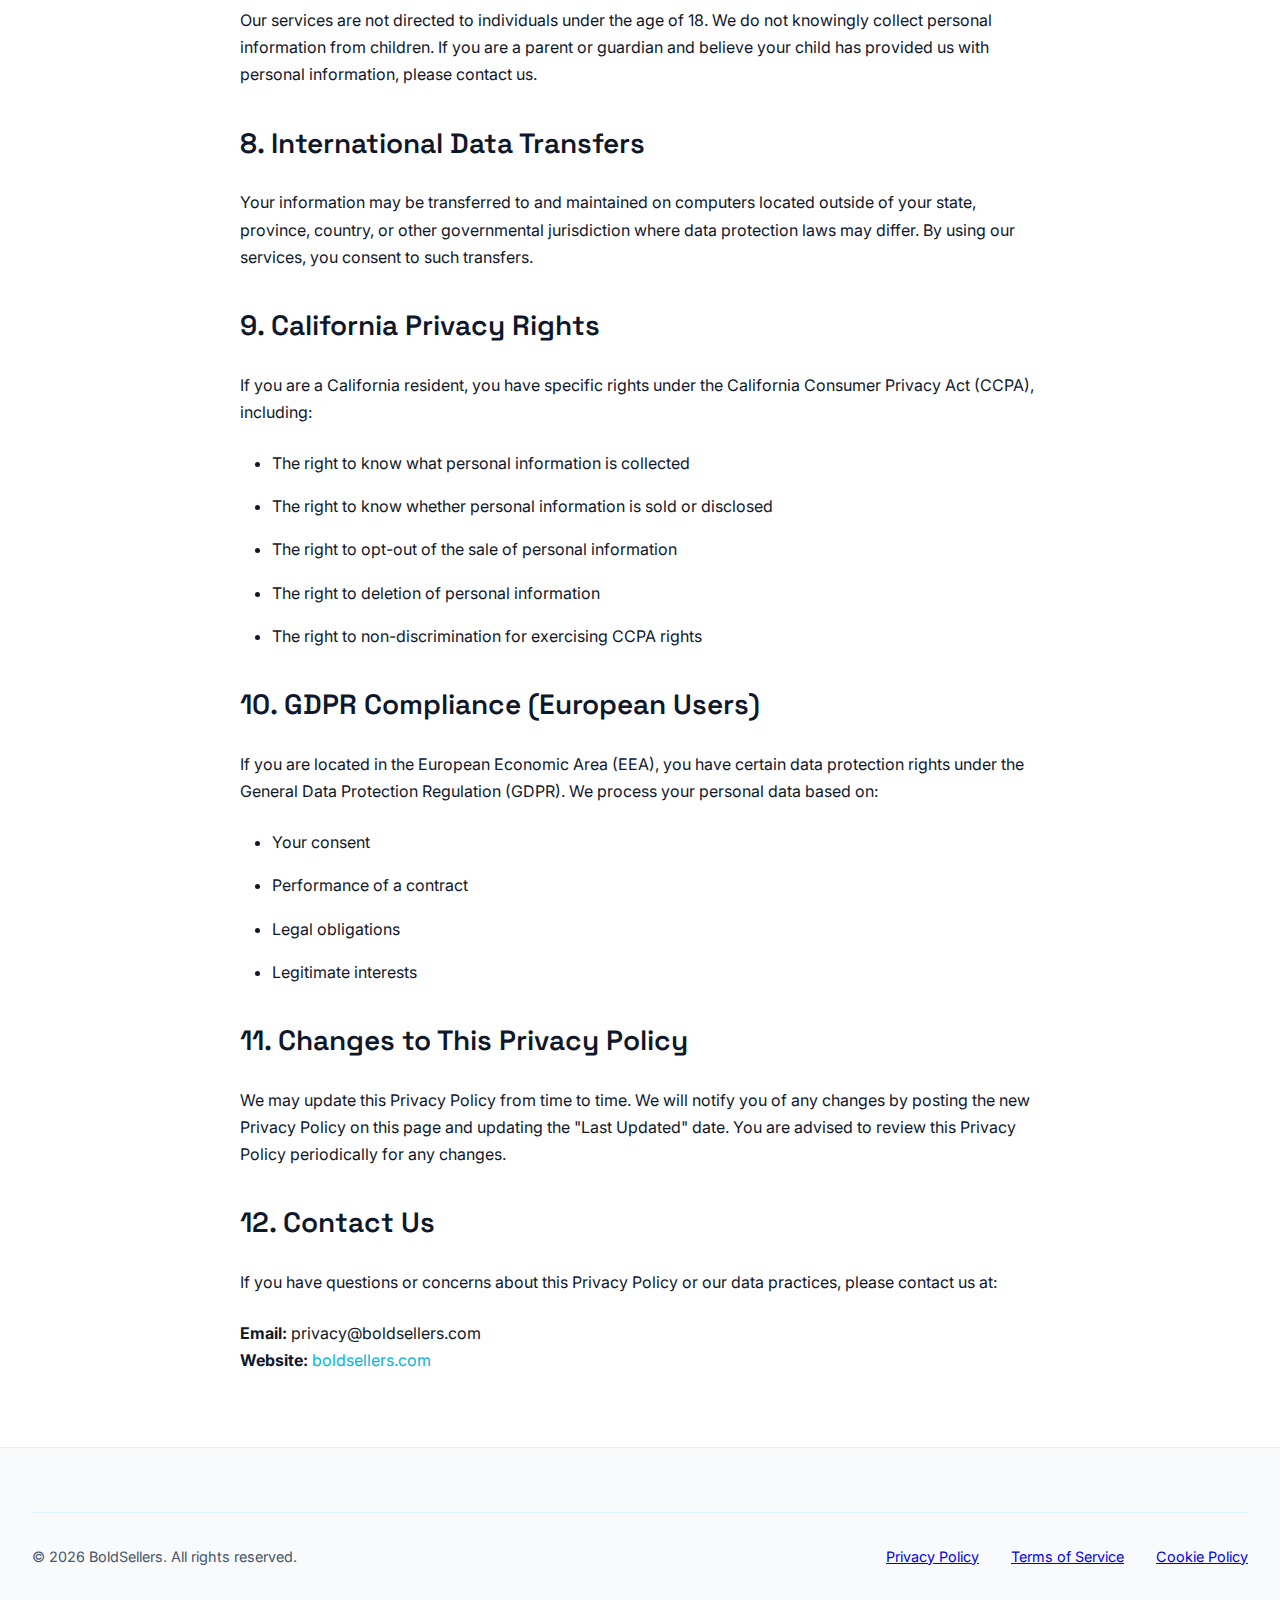
<file: privacy-policy.html>
<!DOCTYPE html>
<html lang="en">
<head>
    <meta charset="UTF-8">
    <meta name="viewport" content="width=device-width, initial-scale=1.0">
    <title>Privacy Policy - BoldSellers</title>
    
    <!-- Fonts -->
    <link rel="preconnect" href="https://fonts.googleapis.com">
    <link rel="preconnect" href="https://fonts.gstatic.com" crossorigin>
    <link href="https://fonts.googleapis.com/css2?family=Inter:wght@300;400;500;600;700&family=Space+Grotesk:wght@400;500;600;700&display=swap" rel="stylesheet">
    
    <!-- Styles -->
    <link rel="stylesheet" href="assets/css/styles.css">
    
    <style>
        .legal-page {
            padding: calc(var(--spacing-xl) + 100px) 0 var(--spacing-xl) 0;
            background: var(--color-background);
        }
        
        .legal-content {
            max-width: 800px;
            margin: 0 auto;
        }
        
        .legal-content h1 {
            font-family: var(--font-display);
            font-size: 2.5rem;
            font-weight: 700;
            margin-bottom: var(--spacing-sm);
            color: var(--color-text);
        }
        
        .legal-content .last-updated {
            color: var(--color-text-muted);
            margin-bottom: var(--spacing-lg);
            font-size: 0.9rem;
        }
        
        .legal-content h2 {
            font-family: var(--font-display);
            font-size: 1.75rem;
            font-weight: 600;
            margin-top: var(--spacing-lg);
            margin-bottom: var(--spacing-md);
            color: var(--color-text);
        }
        
        .legal-content h3 {
            font-family: var(--font-display);
            font-size: 1.25rem;
            font-weight: 600;
            margin-top: var(--spacing-md);
            margin-bottom: var(--spacing-sm);
            color: var(--color-text);
        }
        
        .legal-content p {
            margin-bottom: var(--spacing-md);
            line-height: 1.7;
            color: var(--color-text);
        }
        
        .legal-content ul {
            margin-bottom: var(--spacing-md);
            margin-left: var(--spacing-lg);
        }
        
        .legal-content li {
            margin-bottom: var(--spacing-sm);
            line-height: 1.7;
            color: var(--color-text);
        }
        
        .legal-content a {
            color: var(--color-accent);
            text-decoration: none;
        }
        
        .legal-content a:hover {
            text-decoration: underline;
        }
    </style>
</head>
<body>
    <!-- Header -->
    <header class="header">
        <nav class="navbar">
            <div class="container">
                <div class="nav-content">
                    <a href="/" class="logo">
                        <img src="assets/images/logo.png" alt="BoldSellers" class="logo-img">
                    </a>
                    <div class="nav-links">
                        <a href="/" class="btn btn-primary">Back to Home</a>
                    </div>
                </div>
            </div>
        </nav>
    </header>

    <!-- Main Content -->
    <main class="legal-page">
        <div class="container">
            <div class="legal-content">
                <h1>Privacy Policy</h1>
                <p class="last-updated">Last Updated: February 12, 2026</p>

                <p>BoldSellers ("we," "our," or "us") is committed to protecting your privacy. This Privacy Policy explains how we collect, use, disclose, and safeguard your information when you visit our website boldsellers.com and use our services.</p>

                <h2>1. Information We Collect</h2>
                
                <h3>Personal Information</h3>
                <p>We may collect personal information that you voluntarily provide to us when you:</p>
                <ul>
                    <li>Schedule a consultation through our Calendly booking system</li>
                    <li>Contact us via email or phone</li>
                    <li>Subscribe to our newsletter or marketing communications</li>
                    <li>Use our services</li>
                </ul>
                
                <p>This information may include:</p>
                <ul>
                    <li>Name and contact information (email address, phone number)</li>
                    <li>Business information (company name, website URL, Shopify store details)</li>
                    <li>Payment information (processed securely through third-party payment processors)</li>
                    <li>Communication preferences</li>
                </ul>

                <h3>Automatically Collected Information</h3>
                <p>When you visit our website, we may automatically collect certain information about your device, including:</p>
                <ul>
                    <li>IP address and browser type</li>
                    <li>Operating system and device information</li>
                    <li>Pages visited and time spent on pages</li>
                    <li>Referring website addresses</li>
                    <li>Clickstream data</li>
                </ul>

                <h2>2. How We Use Your Information</h2>
                <p>We use the information we collect to:</p>
                <ul>
                    <li>Provide, maintain, and improve our e-commerce growth services</li>
                    <li>Process transactions and send related information</li>
                    <li>Schedule and manage consultations and appointments</li>
                    <li>Send you marketing communications (with your consent)</li>
                    <li>Respond to your inquiries and provide customer support</li>
                    <li>Analyze website usage and improve user experience</li>
                    <li>Protect against fraudulent or illegal activity</li>
                    <li>Comply with legal obligations</li>
                </ul>

                <h2>3. Cookies and Tracking Technologies</h2>
                <p>We use cookies and similar tracking technologies to track activity on our website and hold certain information. You can instruct your browser to refuse all cookies or to indicate when a cookie is being sent. However, if you do not accept cookies, you may not be able to use some portions of our website.</p>
                
                <p>For more information about cookies we use, please see our <a href="/cookie-policy">Cookie Policy</a>.</p>

                <h2>4. Third-Party Services</h2>
                <p>We may share your information with third-party service providers who perform services on our behalf, including:</p>
                <ul>
                    <li><strong>Calendly:</strong> For appointment scheduling</li>
                    <li><strong>Payment Processors:</strong> For processing payments (e.g., Stripe, PayPal)</li>
                    <li><strong>Email Service Providers:</strong> For sending marketing communications</li>
                    <li><strong>Analytics Services:</strong> For website analytics (e.g., Google Analytics)</li>
                    <li><strong>Advertising Platforms:</strong> For running marketing campaigns (e.g., Google Ads, Facebook Ads)</li>
                </ul>
                
                <p>These third parties have access to your personal information only to perform specific tasks on our behalf and are obligated not to disclose or use it for any other purpose.</p>

                <h2>5. Data Security</h2>
                <p>We implement appropriate technical and organizational security measures to protect your personal information against unauthorized access, alteration, disclosure, or destruction. However, no method of transmission over the Internet or electronic storage is 100% secure, and we cannot guarantee absolute security.</p>

                <h2>6. Your Rights and Choices</h2>
                <p>Depending on your location, you may have the following rights regarding your personal information:</p>
                <ul>
                    <li><strong>Access:</strong> Request access to your personal information</li>
                    <li><strong>Correction:</strong> Request correction of inaccurate information</li>
                    <li><strong>Deletion:</strong> Request deletion of your personal information</li>
                    <li><strong>Opt-Out:</strong> Opt-out of marketing communications at any time</li>
                    <li><strong>Data Portability:</strong> Request a copy of your data in a portable format</li>
                    <li><strong>Restriction:</strong> Request restriction of processing of your information</li>
                </ul>
                
                <p>To exercise these rights, please contact us at the email address provided below.</p>

                <h2>7. Children's Privacy</h2>
                <p>Our services are not directed to individuals under the age of 18. We do not knowingly collect personal information from children. If you are a parent or guardian and believe your child has provided us with personal information, please contact us.</p>

                <h2>8. International Data Transfers</h2>
                <p>Your information may be transferred to and maintained on computers located outside of your state, province, country, or other governmental jurisdiction where data protection laws may differ. By using our services, you consent to such transfers.</p>

                <h2>9. California Privacy Rights</h2>
                <p>If you are a California resident, you have specific rights under the California Consumer Privacy Act (CCPA), including:</p>
                <ul>
                    <li>The right to know what personal information is collected</li>
                    <li>The right to know whether personal information is sold or disclosed</li>
                    <li>The right to opt-out of the sale of personal information</li>
                    <li>The right to deletion of personal information</li>
                    <li>The right to non-discrimination for exercising CCPA rights</li>
                </ul>

                <h2>10. GDPR Compliance (European Users)</h2>
                <p>If you are located in the European Economic Area (EEA), you have certain data protection rights under the General Data Protection Regulation (GDPR). We process your personal data based on:</p>
                <ul>
                    <li>Your consent</li>
                    <li>Performance of a contract</li>
                    <li>Legal obligations</li>
                    <li>Legitimate interests</li>
                </ul>

                <h2>11. Changes to This Privacy Policy</h2>
                <p>We may update this Privacy Policy from time to time. We will notify you of any changes by posting the new Privacy Policy on this page and updating the "Last Updated" date. You are advised to review this Privacy Policy periodically for any changes.</p>

                <h2>12. Contact Us</h2>
                <p>If you have questions or concerns about this Privacy Policy or our data practices, please contact us at:</p>
                <p>
                    <strong>Email:</strong> privacy@boldsellers.com<br>
                    <strong>Website:</strong> <a href="https://boldsellers.com">boldsellers.com</a>
                </p>
            </div>
        </div>
    </main>

    <!-- Footer -->
    <footer class="footer">
        <div class="container">
            <div class="footer-bottom">
                <p>&copy; 2026 BoldSellers. All rights reserved.</p>
                <div class="footer-legal">
                    <a href="/privacy-policy">Privacy Policy</a>
                    <a href="/terms-of-service">Terms of Service</a>
                    <a href="/cookie-policy">Cookie Policy</a>
                </div>
            </div>
        </div>
    </footer>

    <script src="assets/js/main.js"></script>
</body>
</html>
</file>
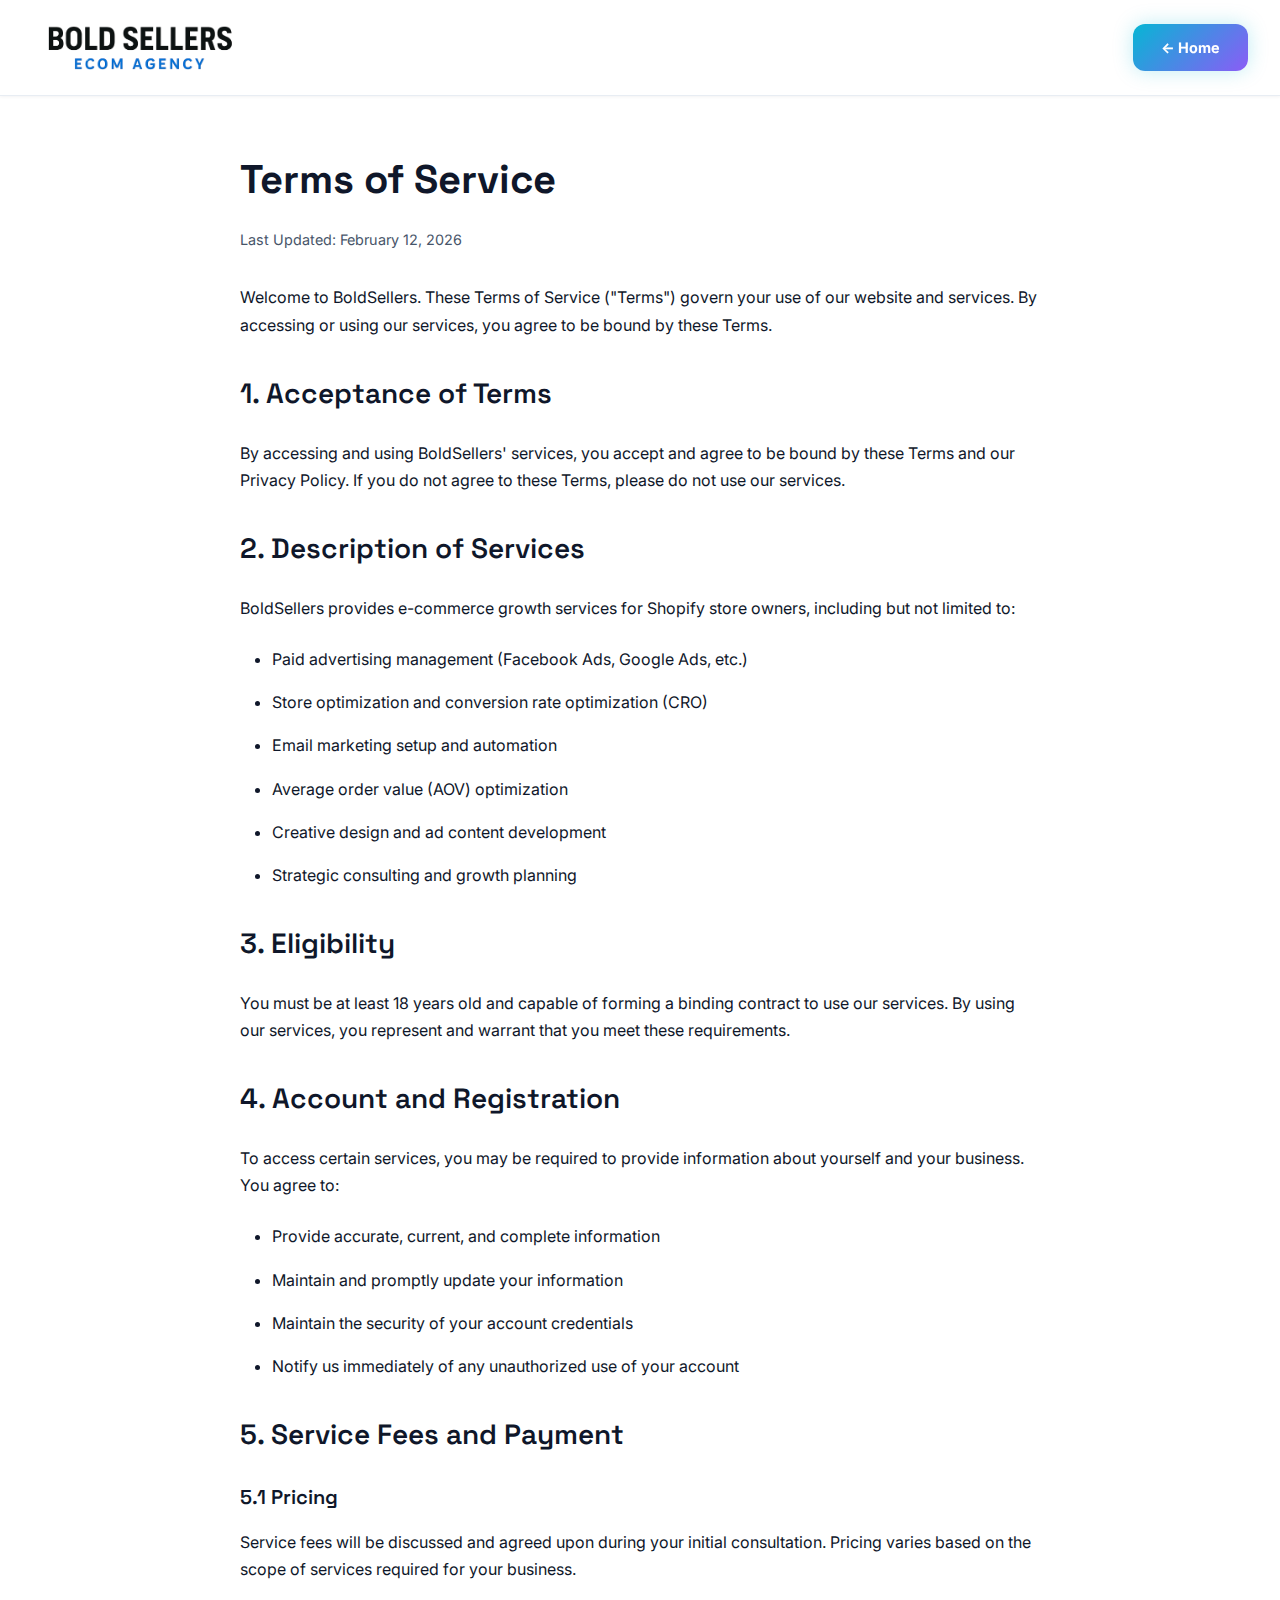
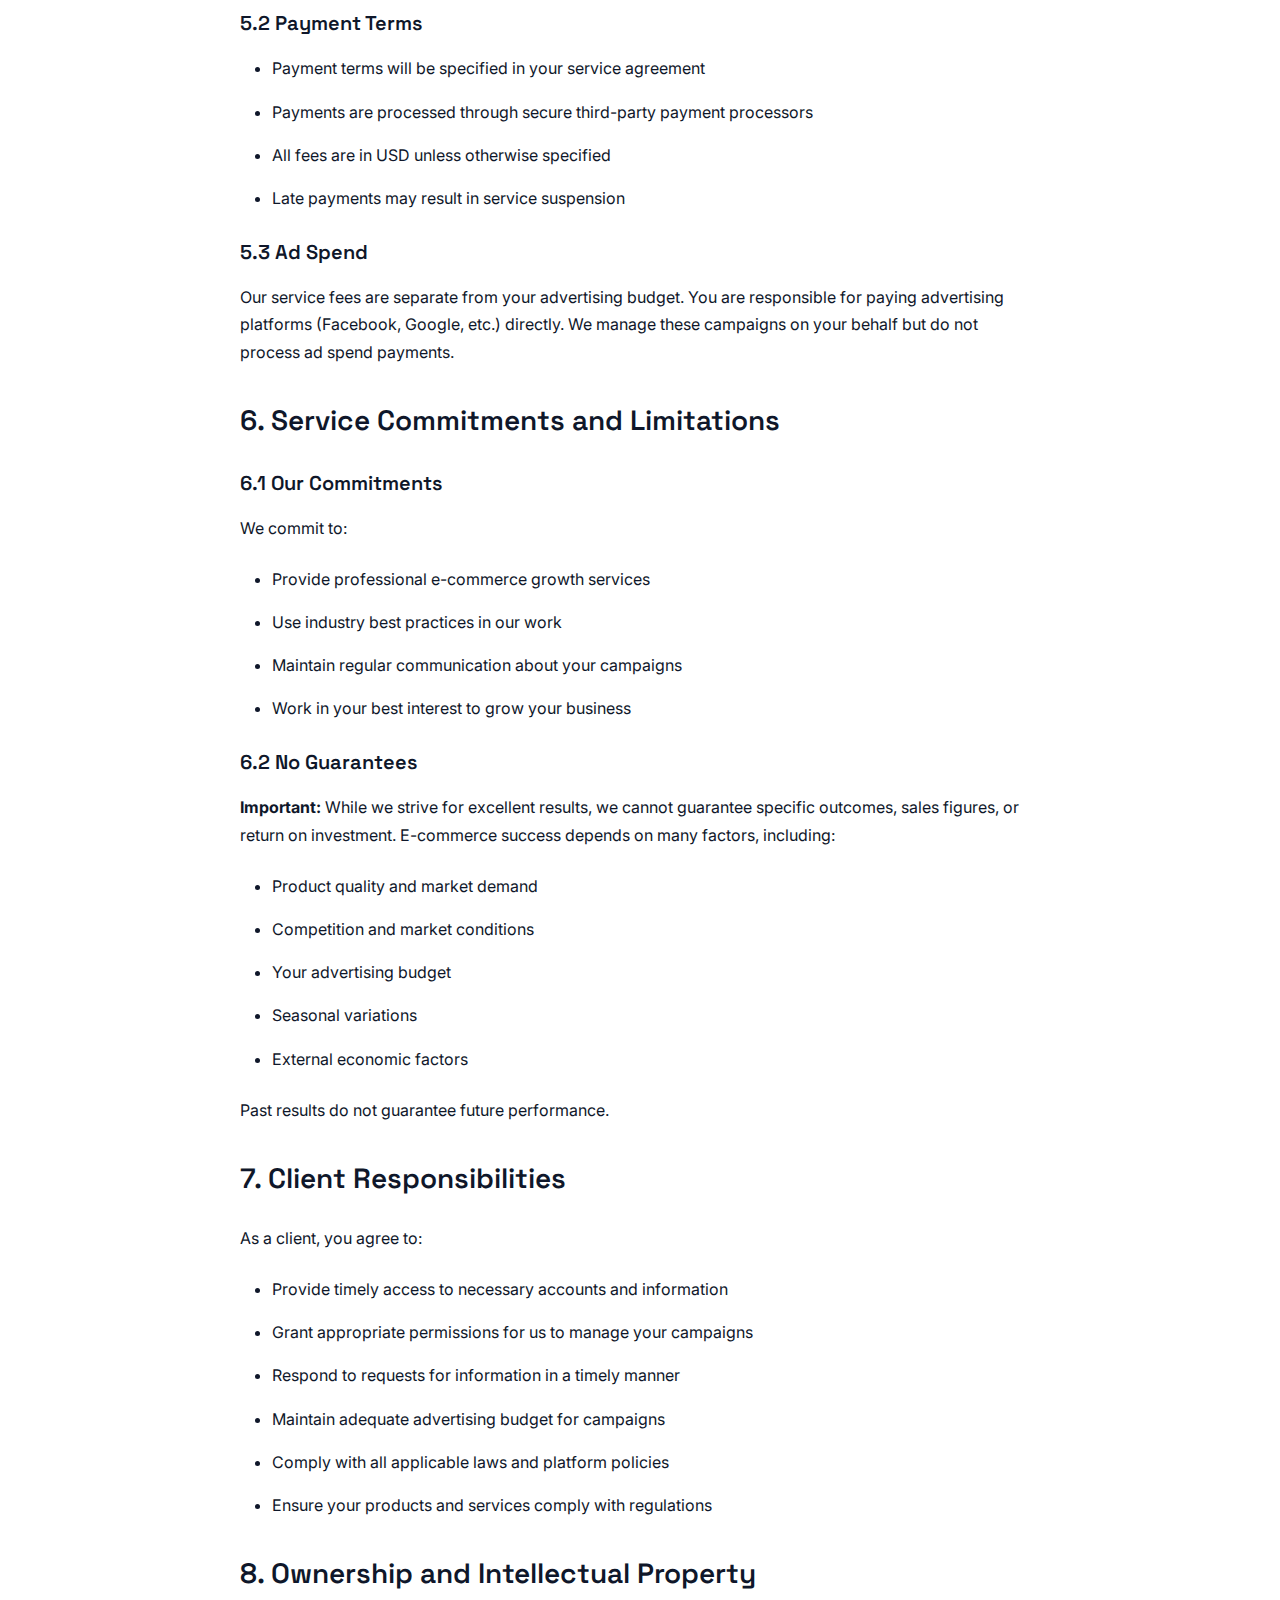
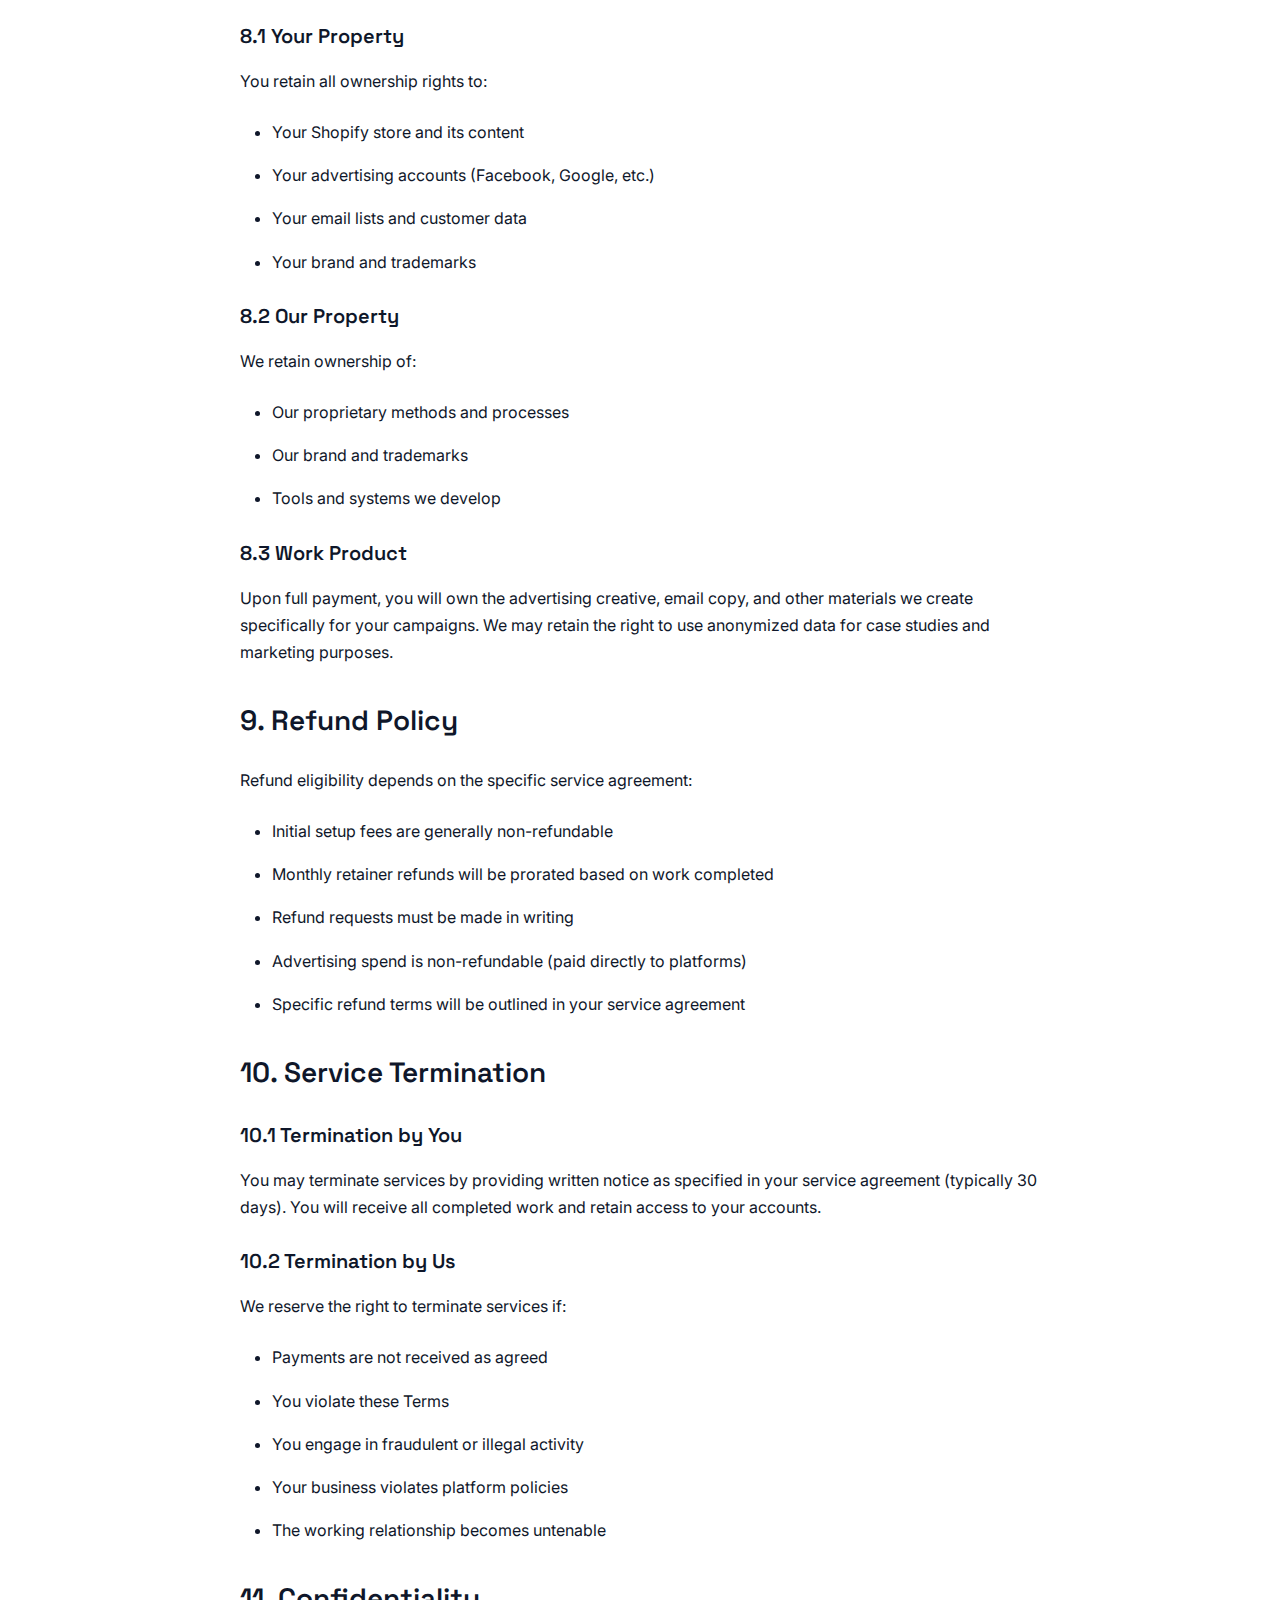
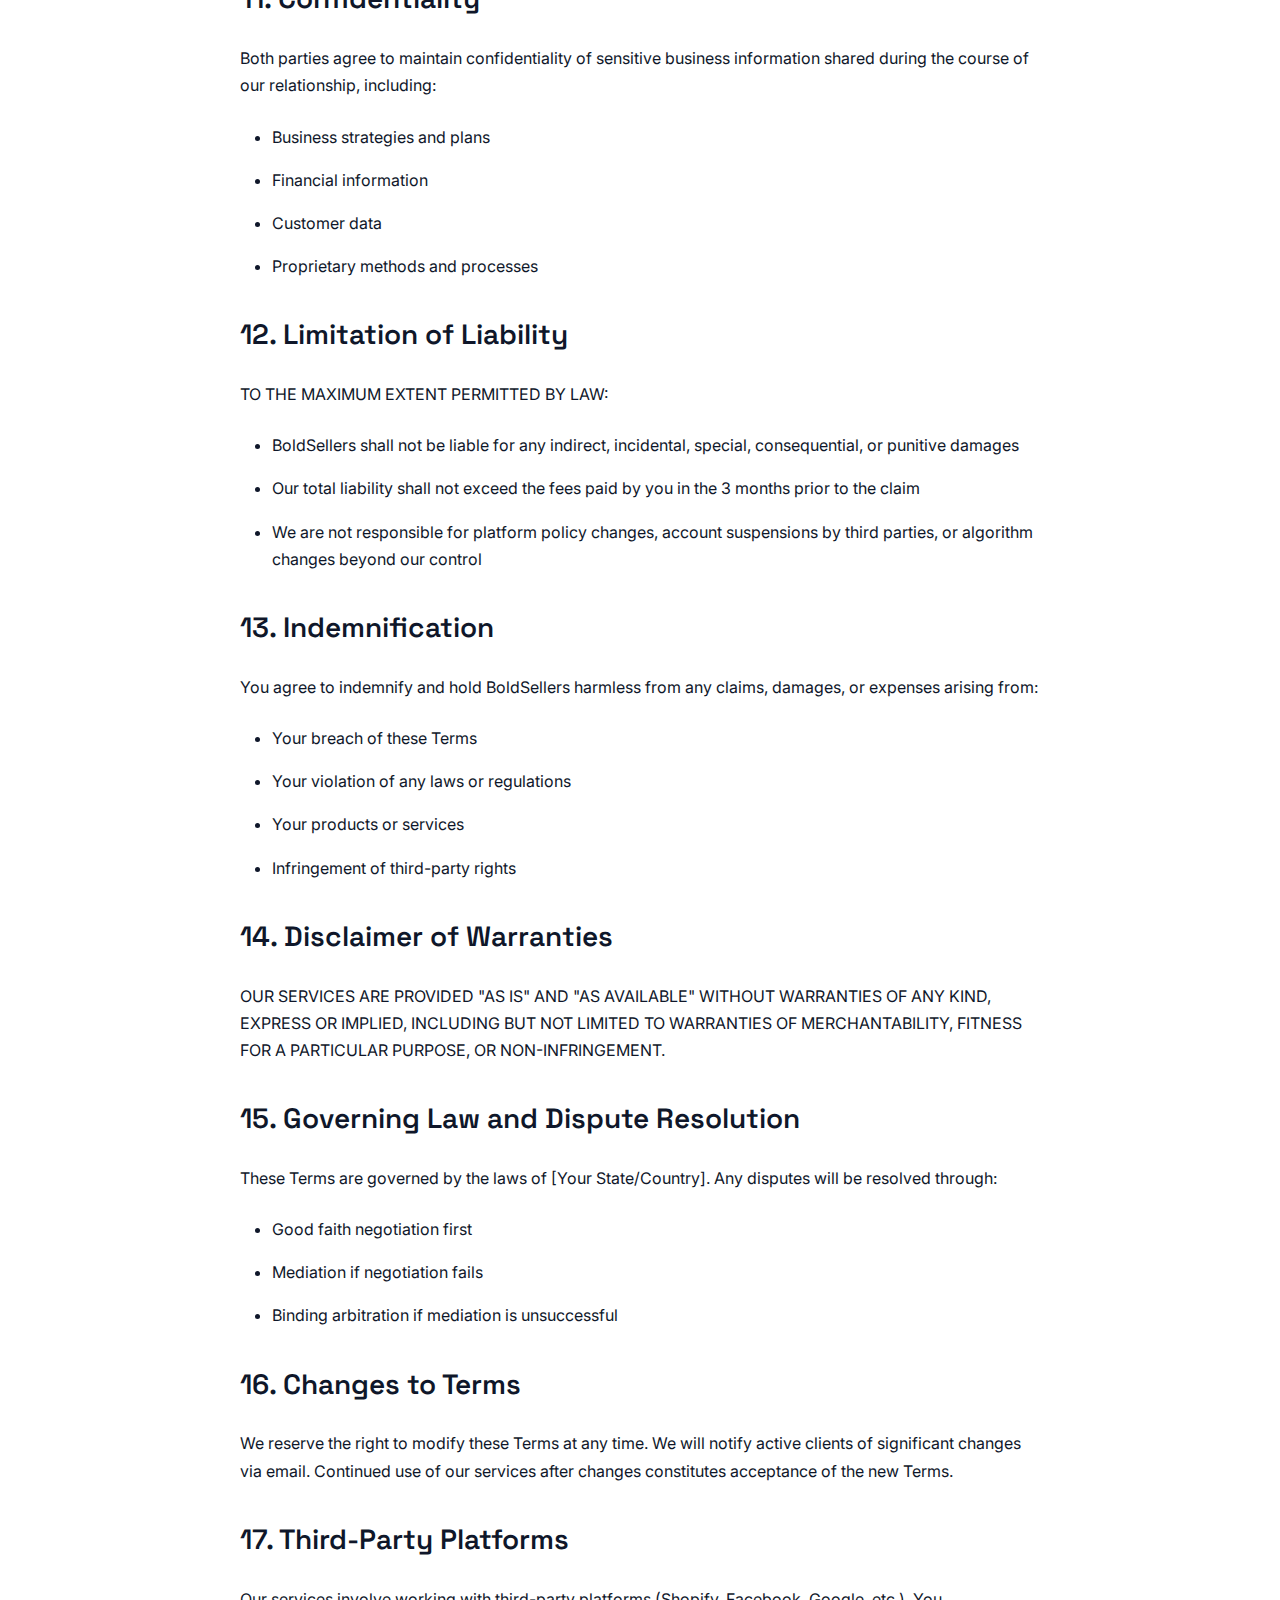
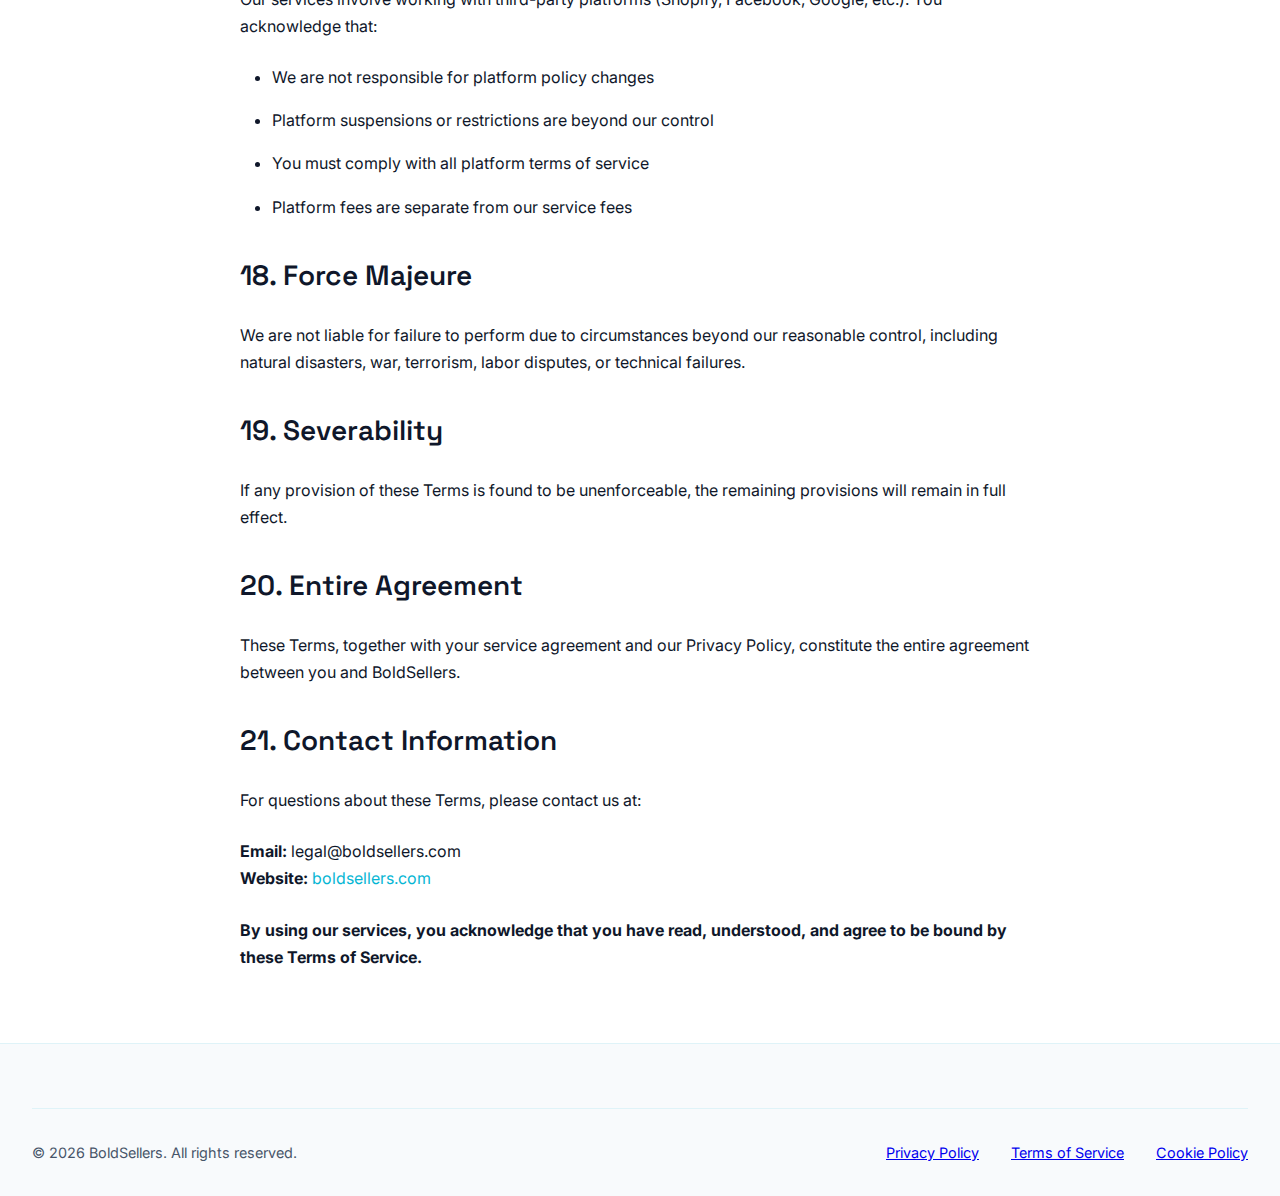
<file: terms-of-service.html>
<!DOCTYPE html>
<html lang="en">
<head>
    <meta charset="UTF-8">
    <meta name="viewport" content="width=device-width, initial-scale=1.0">
    <title>Terms of Service - BoldSellers</title>
    
    <!-- Fonts -->
    <link rel="preconnect" href="https://fonts.googleapis.com">
    <link rel="preconnect" href="https://fonts.gstatic.com" crossorigin>
    <link href="https://fonts.googleapis.com/css2?family=Inter:wght@300;400;500;600;700&family=Space+Grotesk:wght@400;500;600;700&display=swap" rel="stylesheet">
    
    <!-- Styles -->
    <link rel="stylesheet" href="assets/css/styles.css">
    
    <style>
        .legal-page {
            padding: calc(var(--spacing-xl) + 100px) 0 var(--spacing-xl) 0;
            background: var(--color-background);
        }
        
        .legal-content {
            max-width: 800px;
            margin: 0 auto;
        }
        
        .legal-content h1 {
            font-family: var(--font-display);
            font-size: 2.5rem;
            font-weight: 700;
            margin-bottom: var(--spacing-sm);
            color: var(--color-text);
        }
        
        .legal-content .last-updated {
            color: var(--color-text-muted);
            margin-bottom: var(--spacing-lg);
            font-size: 0.9rem;
        }
        
        .legal-content h2 {
            font-family: var(--font-display);
            font-size: 1.75rem;
            font-weight: 600;
            margin-top: var(--spacing-lg);
            margin-bottom: var(--spacing-md);
            color: var(--color-text);
        }
        
        .legal-content h3 {
            font-family: var(--font-display);
            font-size: 1.25rem;
            font-weight: 600;
            margin-top: var(--spacing-md);
            margin-bottom: var(--spacing-sm);
            color: var(--color-text);
        }
        
        .legal-content p {
            margin-bottom: var(--spacing-md);
            line-height: 1.7;
            color: var(--color-text);
        }
        
        .legal-content ul {
            margin-bottom: var(--spacing-md);
            margin-left: var(--spacing-lg);
        }
        
        .legal-content li {
            margin-bottom: var(--spacing-sm);
            line-height: 1.7;
            color: var(--color-text);
        }
        
        .legal-content a {
            color: var(--color-accent);
            text-decoration: none;
        }
        
        .legal-content a:hover {
            text-decoration: underline;
        }
    </style>
</head>
<body>
    <!-- Header -->
    <header class="header">
        <nav class="navbar">
            <div class="container">
                <div class="nav-content">
                    <a href="/" class="logo">
                        <img src="assets/images/logo.png" alt="BoldSellers" class="logo-img">
                    </a>
                    <div class="nav-links">
                        <a href="/" class="btn btn-primary" style="white-space: nowrap; font-size: 0.9rem;">← Home</a>
                    </div>
                </div>
            </div>
        </nav>
    </header>

    <!-- Main Content -->
    <main class="legal-page">
        <div class="container">
            <div class="legal-content">
                <h1>Terms of Service</h1>
                <p class="last-updated">Last Updated: February 12, 2026</p>

                <p>Welcome to BoldSellers. These Terms of Service ("Terms") govern your use of our website and services. By accessing or using our services, you agree to be bound by these Terms.</p>

                <h2>1. Acceptance of Terms</h2>
                <p>By accessing and using BoldSellers' services, you accept and agree to be bound by these Terms and our Privacy Policy. If you do not agree to these Terms, please do not use our services.</p>

                <h2>2. Description of Services</h2>
                <p>BoldSellers provides e-commerce growth services for Shopify store owners, including but not limited to:</p>
                <ul>
                    <li>Paid advertising management (Facebook Ads, Google Ads, etc.)</li>
                    <li>Store optimization and conversion rate optimization (CRO)</li>
                    <li>Email marketing setup and automation</li>
                    <li>Average order value (AOV) optimization</li>
                    <li>Creative design and ad content development</li>
                    <li>Strategic consulting and growth planning</li>
                </ul>

                <h2>3. Eligibility</h2>
                <p>You must be at least 18 years old and capable of forming a binding contract to use our services. By using our services, you represent and warrant that you meet these requirements.</p>

                <h2>4. Account and Registration</h2>
                <p>To access certain services, you may be required to provide information about yourself and your business. You agree to:</p>
                <ul>
                    <li>Provide accurate, current, and complete information</li>
                    <li>Maintain and promptly update your information</li>
                    <li>Maintain the security of your account credentials</li>
                    <li>Notify us immediately of any unauthorized use of your account</li>
                </ul>

                <h2>5. Service Fees and Payment</h2>
                
                <h3>5.1 Pricing</h3>
                <p>Service fees will be discussed and agreed upon during your initial consultation. Pricing varies based on the scope of services required for your business.</p>

                <h3>5.2 Payment Terms</h3>
                <ul>
                    <li>Payment terms will be specified in your service agreement</li>
                    <li>Payments are processed through secure third-party payment processors</li>
                    <li>All fees are in USD unless otherwise specified</li>
                    <li>Late payments may result in service suspension</li>
                </ul>

                <h3>5.3 Ad Spend</h3>
                <p>Our service fees are separate from your advertising budget. You are responsible for paying advertising platforms (Facebook, Google, etc.) directly. We manage these campaigns on your behalf but do not process ad spend payments.</p>

                <h2>6. Service Commitments and Limitations</h2>
                
                <h3>6.1 Our Commitments</h3>
                <p>We commit to:</p>
                <ul>
                    <li>Provide professional e-commerce growth services</li>
                    <li>Use industry best practices in our work</li>
                    <li>Maintain regular communication about your campaigns</li>
                    <li>Work in your best interest to grow your business</li>
                </ul>

                <h3>6.2 No Guarantees</h3>
                <p><strong>Important:</strong> While we strive for excellent results, we cannot guarantee specific outcomes, sales figures, or return on investment. E-commerce success depends on many factors, including:</p>
                <ul>
                    <li>Product quality and market demand</li>
                    <li>Competition and market conditions</li>
                    <li>Your advertising budget</li>
                    <li>Seasonal variations</li>
                    <li>External economic factors</li>
                </ul>
                <p>Past results do not guarantee future performance.</p>

                <h2>7. Client Responsibilities</h2>
                <p>As a client, you agree to:</p>
                <ul>
                    <li>Provide timely access to necessary accounts and information</li>
                    <li>Grant appropriate permissions for us to manage your campaigns</li>
                    <li>Respond to requests for information in a timely manner</li>
                    <li>Maintain adequate advertising budget for campaigns</li>
                    <li>Comply with all applicable laws and platform policies</li>
                    <li>Ensure your products and services comply with regulations</li>
                </ul>

                <h2>8. Ownership and Intellectual Property</h2>
                
                <h3>8.1 Your Property</h3>
                <p>You retain all ownership rights to:</p>
                <ul>
                    <li>Your Shopify store and its content</li>
                    <li>Your advertising accounts (Facebook, Google, etc.)</li>
                    <li>Your email lists and customer data</li>
                    <li>Your brand and trademarks</li>
                </ul>

                <h3>8.2 Our Property</h3>
                <p>We retain ownership of:</p>
                <ul>
                    <li>Our proprietary methods and processes</li>
                    <li>Our brand and trademarks</li>
                    <li>Tools and systems we develop</li>
                </ul>

                <h3>8.3 Work Product</h3>
                <p>Upon full payment, you will own the advertising creative, email copy, and other materials we create specifically for your campaigns. We may retain the right to use anonymized data for case studies and marketing purposes.</p>

                <h2>9. Refund Policy</h2>
                <p>Refund eligibility depends on the specific service agreement:</p>
                <ul>
                    <li>Initial setup fees are generally non-refundable</li>
                    <li>Monthly retainer refunds will be prorated based on work completed</li>
                    <li>Refund requests must be made in writing</li>
                    <li>Advertising spend is non-refundable (paid directly to platforms)</li>
                    <li>Specific refund terms will be outlined in your service agreement</li>
                </ul>

                <h2>10. Service Termination</h2>
                
                <h3>10.1 Termination by You</h3>
                <p>You may terminate services by providing written notice as specified in your service agreement (typically 30 days). You will receive all completed work and retain access to your accounts.</p>

                <h3>10.2 Termination by Us</h3>
                <p>We reserve the right to terminate services if:</p>
                <ul>
                    <li>Payments are not received as agreed</li>
                    <li>You violate these Terms</li>
                    <li>You engage in fraudulent or illegal activity</li>
                    <li>Your business violates platform policies</li>
                    <li>The working relationship becomes untenable</li>
                </ul>

                <h2>11. Confidentiality</h2>
                <p>Both parties agree to maintain confidentiality of sensitive business information shared during the course of our relationship, including:</p>
                <ul>
                    <li>Business strategies and plans</li>
                    <li>Financial information</li>
                    <li>Customer data</li>
                    <li>Proprietary methods and processes</li>
                </ul>

                <h2>12. Limitation of Liability</h2>
                <p>TO THE MAXIMUM EXTENT PERMITTED BY LAW:</p>
                <ul>
                    <li>BoldSellers shall not be liable for any indirect, incidental, special, consequential, or punitive damages</li>
                    <li>Our total liability shall not exceed the fees paid by you in the 3 months prior to the claim</li>
                    <li>We are not responsible for platform policy changes, account suspensions by third parties, or algorithm changes beyond our control</li>
                </ul>

                <h2>13. Indemnification</h2>
                <p>You agree to indemnify and hold BoldSellers harmless from any claims, damages, or expenses arising from:</p>
                <ul>
                    <li>Your breach of these Terms</li>
                    <li>Your violation of any laws or regulations</li>
                    <li>Your products or services</li>
                    <li>Infringement of third-party rights</li>
                </ul>

                <h2>14. Disclaimer of Warranties</h2>
                <p>OUR SERVICES ARE PROVIDED "AS IS" AND "AS AVAILABLE" WITHOUT WARRANTIES OF ANY KIND, EXPRESS OR IMPLIED, INCLUDING BUT NOT LIMITED TO WARRANTIES OF MERCHANTABILITY, FITNESS FOR A PARTICULAR PURPOSE, OR NON-INFRINGEMENT.</p>

                <h2>15. Governing Law and Dispute Resolution</h2>
                <p>These Terms are governed by the laws of [Your State/Country]. Any disputes will be resolved through:</p>
                <ul>
                    <li>Good faith negotiation first</li>
                    <li>Mediation if negotiation fails</li>
                    <li>Binding arbitration if mediation is unsuccessful</li>
                </ul>

                <h2>16. Changes to Terms</h2>
                <p>We reserve the right to modify these Terms at any time. We will notify active clients of significant changes via email. Continued use of our services after changes constitutes acceptance of the new Terms.</p>

                <h2>17. Third-Party Platforms</h2>
                <p>Our services involve working with third-party platforms (Shopify, Facebook, Google, etc.). You acknowledge that:</p>
                <ul>
                    <li>We are not responsible for platform policy changes</li>
                    <li>Platform suspensions or restrictions are beyond our control</li>
                    <li>You must comply with all platform terms of service</li>
                    <li>Platform fees are separate from our service fees</li>
                </ul>

                <h2>18. Force Majeure</h2>
                <p>We are not liable for failure to perform due to circumstances beyond our reasonable control, including natural disasters, war, terrorism, labor disputes, or technical failures.</p>

                <h2>19. Severability</h2>
                <p>If any provision of these Terms is found to be unenforceable, the remaining provisions will remain in full effect.</p>

                <h2>20. Entire Agreement</h2>
                <p>These Terms, together with your service agreement and our Privacy Policy, constitute the entire agreement between you and BoldSellers.</p>

                <h2>21. Contact Information</h2>
                <p>For questions about these Terms, please contact us at:</p>
                <p>
                    <strong>Email:</strong> legal@boldsellers.com<br>
                    <strong>Website:</strong> <a href="https://boldsellers.com">boldsellers.com</a>
                </p>

                <p><strong>By using our services, you acknowledge that you have read, understood, and agree to be bound by these Terms of Service.</strong></p>
            </div>
        </div>
    </main>

    <!-- Footer -->
    <footer class="footer">
        <div class="container">
            <div class="footer-bottom">
                <p>&copy; 2026 BoldSellers. All rights reserved.</p>
                <div class="footer-legal">
                    <a href="/privacy-policy">Privacy Policy</a>
                    <a href="/terms-of-service">Terms of Service</a>
                    <a href="/cookie-policy">Cookie Policy</a>
                </div>
            </div>
        </div>
    </footer>

    <script src="assets/js/main.js"></script>
</body>
</html>
</file>
<file: assets/css/styles.css>
/* ============================================
   BoldSellers.com - Futuristic Tech Styles
   ============================================ */

/* ====== CSS Variables & Reset ====== */
:root {
    /* Colors - Modern Tech Theme */
    --color-bg: #ffffff;
    --color-bg-secondary: #f8fafc;
    --color-bg-tertiary: #e2e8f0;
    --color-text: #0f172a;
    --color-text-muted: #475569;
    --color-accent: #06b6d4;
    --color-accent-2: #8b5cf6;
    --color-accent-3: #ec4899;
    --color-accent-4: #f59e0b;
    
    /* Gradients */
    --gradient-primary: linear-gradient(135deg, #06b6d4, #8b5cf6);
    --gradient-secondary: linear-gradient(135deg, #8b5cf6, #ec4899);
    --gradient-accent: linear-gradient(135deg, #ec4899, #f59e0b);
    --gradient-hero: linear-gradient(180deg, rgba(248, 250, 252, 0.95), rgba(255, 255, 255, 1));
    
    /* Spacing */
    --spacing-xs: 0.5rem;
    --spacing-sm: 1rem;
    --spacing-md: 1.5rem;
    --spacing-lg: 2rem;
    --spacing-xl: 3rem;
    --spacing-2xl: 4rem;
    --spacing-3xl: 6rem;
    
    /* Typography */
    --font-primary: 'Inter', -apple-system, BlinkMacSystemFont, 'Segoe UI', sans-serif;
    --font-display: 'Space Grotesk', var(--font-primary);
    
    /* Shadows */
    --shadow-sm: 0 2px 8px rgba(15, 23, 42, 0.08);
    --shadow-md: 0 4px 16px rgba(15, 23, 42, 0.12);
    --shadow-lg: 0 8px 32px rgba(15, 23, 42, 0.16);
    --shadow-xl: 0 16px 48px rgba(15, 23, 42, 0.2);
    --shadow-glow: 0 0 20px rgba(6, 182, 212, 0.25);
    
    /* Borders */
    --border-radius: 12px;
    --border-radius-lg: 16px;
    --border-radius-xl: 24px;
}

* {
    margin: 0;
    padding: 0;
    box-sizing: border-box;
}

html {
    scroll-behavior: smooth;
    font-size: 16px;
}

body {
    font-family: var(--font-primary);
    background: var(--color-bg);
    color: var(--color-text);
    line-height: 1.6;
    overflow-x: hidden;
    position: relative;
}

/* ====== Animated Background ====== */
.animated-bg {
    position: fixed;
    top: 0;
    left: 0;
    width: 100%;
    height: 100%;
    z-index: -1;
    background: radial-gradient(ellipse at top, rgba(6, 182, 212, 0.05), transparent 50%),
                radial-gradient(ellipse at bottom, rgba(139, 92, 246, 0.05), transparent 50%),
                linear-gradient(180deg, #f8fafc, #ffffff);
}

.grid-overlay {
    position: absolute;
    top: 0;
    left: 0;
    width: 100%;
    height: 100%;
    background-image: 
        linear-gradient(rgba(6, 182, 212, 0.02) 1px, transparent 1px),
        linear-gradient(90deg, rgba(6, 182, 212, 0.02) 1px, transparent 1px);
    background-size: 50px 50px;
    animation: grid-move 20s linear infinite;
}

@keyframes grid-move {
    0% { transform: translateY(0); }
    100% { transform: translateY(50px); }
}

#particles {
    position: absolute;
    top: 0;
    left: 0;
    width: 100%;
    height: 100%;
}

/* ====== Container ====== */
.container {
    max-width: 1280px;
    margin: 0 auto;
    padding: 0 var(--spacing-lg);
}

@media (max-width: 768px) {
    .container {
        padding: 0 var(--spacing-md);
    }
}

/* ====== Navigation ====== */
.navbar {
    position: fixed;
    top: 0;
    left: 0;
    right: 0;
    z-index: 1000;
    background: rgba(255, 255, 255, 0.95);
    backdrop-filter: blur(20px);
    border-bottom: 1px solid rgba(226, 232, 240, 0.8);
    padding: var(--spacing-md) 0;
    transition: all 0.3s ease;
    box-shadow: 0 1px 3px rgba(15, 23, 42, 0.05);
}

.nav-content {
    display: flex;
    justify-content: space-between;
    align-items: center;
}

.logo {
    display: flex;
    align-items: center;
    text-decoration: none;
    color: var(--color-text);
    font-family: var(--font-display);
    font-weight: 700;
    font-size: 1.25rem;
}

.logo-img {
    height: 45px;
    width: auto;
}

.nav-links,
.nav-menu {
    display: flex;
    align-items: center;
    gap: var(--spacing-lg);
}

.nav-link {
    color: var(--color-text-muted);
    text-decoration: none;
    font-weight: 500;
    transition: color 0.3s ease;
    position: relative;
}

.nav-link:hover {
    color: var(--color-accent);
}

.nav-link::after {
    content: '';
    position: absolute;
    bottom: -4px;
    left: 0;
    width: 0;
    height: 2px;
    background: var(--gradient-primary);
    transition: width 0.3s ease;
}

.nav-link:hover::after {
    width: 100%;
}

@media (max-width: 768px) {
    .nav-links {
        gap: var(--spacing-sm);
    }
    
    .nav-link {
        display: none;
    }
    
    .btn-primary {
        padding: 0.6rem 1.2rem !important;
        font-size: 0.9rem !important;
    }
}

/* ====== Buttons ====== */
.btn-primary {
    padding: 0.75rem 1.75rem;
    background: var(--gradient-primary);
    color: white;
    text-decoration: none;
    border-radius: var(--border-radius);
    font-weight: 700;
    font-size: 0.95rem;
    transition: all 0.3s ease;
    box-shadow: var(--shadow-glow);
    border: none;
    cursor: pointer;
    display: inline-block;
}

.btn-primary:hover {
    transform: translateY(-2px);
    box-shadow: 0 0 30px rgba(6, 182, 212, 0.5);
}

.btn-hero {
    padding: 1.25rem 2.5rem;
    background: var(--gradient-primary);
    color: white;
    text-decoration: none;
    border-radius: var(--border-radius-lg);
    font-weight: 800;
    font-size: 1.1rem;
    transition: all 0.3s ease;
    box-shadow: var(--shadow-xl);
    display: inline-flex;
    align-items: center;
    gap: var(--spacing-sm);
    border: none;
    cursor: pointer;
}

.btn-hero:hover {
    transform: translateY(-3px) scale(1.02);
    box-shadow: 0 0 40px rgba(6, 182, 212, 0.6);
}

.btn-icon {
    width: 20px;
    height: 20px;
}

.btn-secondary {
    padding: 1.25rem 2.5rem;
    background: transparent;
    color: var(--color-text);
    text-decoration: none;
    border-radius: var(--border-radius-lg);
    font-weight: 700;
    font-size: 1.1rem;
    transition: all 0.3s ease;
    border: 2px solid rgba(6, 182, 212, 0.3);
    display: inline-block;
}

.btn-secondary:hover {
    border-color: var(--color-accent);
    background: rgba(6, 182, 212, 0.1);
    transform: translateY(-2px);
}

/* ====== Hero Section ====== */
.hero {
    padding: calc(80px + var(--spacing-3xl)) 0 var(--spacing-3xl);
    position: relative;
    min-height: 90vh;
    display: flex;
    align-items: center;
}

.hero-content {
    text-align: center;
    max-width: 1000px;
    margin: 0 auto;
}

.badge-pill {
    display: inline-flex;
    align-items: center;
    gap: var(--spacing-sm);
    padding: 0.6rem 1.5rem;
    background: rgba(6, 182, 212, 0.1);
    border: 1px solid rgba(6, 182, 212, 0.3);
    border-radius: 50px;
    font-size: 0.875rem;
    font-weight: 600;
    color: var(--color-accent);
    margin-bottom: var(--spacing-lg);
    text-transform: uppercase;
    letter-spacing: 0.05em;
}

.pulse-dot {
    width: 8px;
    height: 8px;
    background: var(--color-accent);
    border-radius: 50%;
    animation: pulse 2s ease-in-out infinite;
    box-shadow: 0 0 10px var(--color-accent);
}

@keyframes pulse {
    0%, 100% { opacity: 1; transform: scale(1); }
    50% { opacity: 0.6; transform: scale(1.2); }
}

.hero-title {
    font-family: var(--font-display);
    font-size: clamp(2.5rem, 6vw, 4.5rem);
    font-weight: 900;
    line-height: 1.1;
    margin-bottom: var(--spacing-lg);
    letter-spacing: -0.02em;
}

.gradient-text {
    background: var(--gradient-primary);
    -webkit-background-clip: text;
    -webkit-text-fill-color: transparent;
    background-clip: text;
    display: block;
    margin-top: 0.25em;
}

.hero-subtitle {
    font-size: clamp(1.1rem, 2vw, 1.35rem);
    color: var(--color-text-muted);
    max-width: 800px;
    margin: 0 auto var(--spacing-xl);
    line-height: 1.7;
}

.hero-cta {
    display: flex;
    gap: var(--spacing-md);
    justify-content: center;
    flex-wrap: wrap;
    margin-bottom: var(--spacing-2xl);
}

.hero-stats {
    display: flex;
    justify-content: center;
    align-items: center;
    gap: var(--spacing-xl);
    flex-wrap: wrap;
    margin-top: var(--spacing-2xl);
    padding-top: var(--spacing-xl);
    border-top: 1px solid rgba(6, 182, 212, 0.1);
}

.stat-item {
    text-align: center;
}

.stat-number {
    font-size: clamp(2rem, 4vw, 3rem);
    font-weight: 900;
    background: var(--gradient-primary);
    -webkit-background-clip: text;
    -webkit-text-fill-color: transparent;
    background-clip: text;
    font-family: var(--font-display);
    line-height: 1;
    margin-bottom: 0.5rem;
}

.stat-label {
    font-size: 0.875rem;
    color: var(--color-text-muted);
    font-weight: 600;
    text-transform: uppercase;
    letter-spacing: 0.05em;
}

.stat-divider {
    width: 1px;
    height: 40px;
    background: linear-gradient(to bottom, transparent, rgba(6, 182, 212, 0.3), transparent);
}

@media (max-width: 768px) {
    .hero {
        padding: calc(60px + var(--spacing-xl)) 0 var(--spacing-xl);
        min-height: auto;
    }
    
    .stat-divider {
        display: none;
    }
}

/* ====== Section Headers ====== */
.section-header {
    text-align: center;
    margin-bottom: var(--spacing-3xl);
}

.section-label {
    display: inline-block;
    padding: 0.5rem 1.25rem;
    background: rgba(139, 92, 246, 0.1);
    border: 1px solid rgba(139, 92, 246, 0.3);
    border-radius: 50px;
    font-size: 0.8rem;
    font-weight: 700;
    color: var(--color-accent-2);
    text-transform: uppercase;
    letter-spacing: 0.1em;
    margin-bottom: var(--spacing-md);
}

.section-title {
    font-family: var(--font-display);
    font-size: clamp(2rem, 4vw, 3rem);
    font-weight: 900;
    margin-bottom: var(--spacing-md);
    line-height: 1.2;
}

.section-subtitle {
    font-size: 1.15rem;
    color: var(--color-text-muted);
    max-width: 700px;
    margin: 0 auto;
    line-height: 1.7;
}

/* ====== Tech Stack Section ====== */
.tech-stack {
    padding: var(--spacing-3xl) 0;
    background: var(--color-bg-secondary);
}

.tech-grid {
    display: grid;
    grid-template-columns: repeat(auto-fit, minmax(300px, 1fr));
    gap: var(--spacing-lg);
}

.tech-card {
    background: rgba(255, 255, 255, 0.8);
    border: 1px solid rgba(226, 232, 240, 0.8);
    border-radius: var(--border-radius-lg);
    padding: var(--spacing-xl);
    transition: all 0.3s ease;
    position: relative;
    overflow: hidden;
}

.tech-card::before {
    content: '';
    position: absolute;
    top: 0;
    left: 0;
    right: 0;
    height: 3px;
    background: var(--gradient-primary);
    transform: scaleX(0);
    transform-origin: left;
    transition: transform 0.3s ease;
}

.tech-card:hover::before {
    transform: scaleX(1);
}

.tech-card:hover {
    transform: translateY(-5px);
    border-color: var(--color-accent);
    box-shadow: var(--shadow-lg);
    background: rgba(255, 255, 255, 1);
}

.tech-icon {
    width: 60px;
    height: 60px;
    margin-bottom: var(--spacing-md);
    color: var(--color-accent);
}

.tech-card h3 {
    font-family: var(--font-display);
    font-size: 1.35rem;
    font-weight: 700;
    margin-bottom: var(--spacing-sm);
    color: var(--color-text);
}

.tech-card p {
    color: var(--color-text-muted);
    line-height: 1.7;
}

/* ====== Services Section ====== */
.services {
    padding: var(--spacing-3xl) 0;
}

.services-grid {
    display: grid;
    grid-template-columns: repeat(auto-fit, minmax(350px, 1fr));
    gap: var(--spacing-xl);
}

.service-card {
    background: var(--color-bg-secondary);
    border: 1px solid rgba(226, 232, 240, 0.8);
    border-radius: var(--border-radius-lg);
    padding: var(--spacing-xl);
    transition: all 0.3s ease;
    position: relative;
}

.service-number {
    position: absolute;
    top: var(--spacing-md);
    right: var(--spacing-md);
    font-size: 3rem;
    font-weight: 900;
    background: var(--gradient-secondary);
    -webkit-background-clip: text;
    -webkit-text-fill-color: transparent;
    background-clip: text;
    opacity: 0.15;
    font-family: var(--font-display);
}

.service-icon-wrap {
    margin-bottom: var(--spacing-md);
}

.service-icon {
    font-size: 3rem;
    line-height: 1;
}

.service-icon svg {
    width: 3rem;
    height: 3rem;
    color: var(--color-accent);
}

.service-card h3 {
    font-family: var(--font-display);
    font-size: 1.5rem;
    font-weight: 700;
    margin-bottom: var(--spacing-md);
}

.service-card > p {
    color: var(--color-text-muted);
    margin-bottom: var(--spacing-md);
    line-height: 1.7;
}

.service-features {
    list-style: none;
    padding: 0;
}

.service-features li {
    padding: 0.5rem 0;
    padding-left: 1.75rem;
    position: relative;
    color: var(--color-text-muted);
    font-size: 0.95rem;
}

.service-features li::before {
    content: '→';
    position: absolute;
    left: 0;
    color: var(--color-accent);
    font-weight: 700;
}

.service-card:hover {
    transform: translateY(-5px);
    border-color: var(--color-accent-2);
    box-shadow: var(--shadow-lg);
    background: rgba(255, 255, 255, 0.95);
}

@media (max-width: 768px) {
    .services-grid {
        grid-template-columns: 1fr;
    }
}

/* ====== Results Section ====== */
.results {
    padding: var(--spacing-3xl) 0;
    background: var(--color-bg-secondary);
}

.results-grid {
    display: grid;
    grid-template-columns: repeat(auto-fit, minmax(250px, 1fr));
    gap: var(--spacing-lg);
}

.result-card {
    text-align: center;
    padding: var(--spacing-xl);
    background: rgba(255, 255, 255, 0.8);
    border: 1px solid rgba(226, 232, 240, 0.8);
    border-radius: var(--border-radius-lg);
    transition: all 0.3s ease;
}

.result-card:hover {
    transform: translateY(-5px);
    border-color: var(--color-accent-3);
    box-shadow: var(--shadow-lg);
    background: rgba(255, 255, 255, 1);
}

.result-icon {
    font-size: 3rem;
    margin-bottom: var(--spacing-md);
}

.result-icon svg {
    width: 3rem;
    height: 3rem;
    color: var(--color-accent);
}

.result-stat {
    font-family: var(--font-display);
    font-size: 3rem;
    font-weight: 900;
    background: var(--gradient-accent);
    -webkit-background-clip: text;
    -webkit-text-fill-color: transparent;
    background-clip: text;
    margin-bottom: var(--spacing-sm);
    line-height: 1;
}

.result-label {
    font-weight: 700;
    font-size: 1.1rem;
    margin-bottom: var(--spacing-sm);
    color: var(--color-text);
}

.result-card p {
    color: var(--color-text-muted);
    font-size: 0.9rem;
    line-height: 1.6;
}

/* ====== Why Choose Section ====== */
.why-choose {
    padding: var(--spacing-3xl) 0;
}

.why-grid {
    display: grid;
    grid-template-columns: 1fr 1fr;
    gap: var(--spacing-3xl);
    align-items: center;
}

.why-features {
    display: flex;
    flex-direction: column;
    gap: var(--spacing-lg);
    margin-top: var(--spacing-xl);
}

.why-feature {
    display: flex;
    gap: var(--spacing-md);
    align-items: flex-start;
}

.check-icon {
    flex-shrink: 0;
    width: 28px;
    height: 28px;
    border-radius: 50%;
    background: var(--gradient-primary);
    display: flex;
    align-items: center;
    justify-content: center;
    color: white;
}

.check-icon svg {
    width: 16px;
    height: 16px;
}

.why-feature h4 {
    font-weight: 700;
    margin-bottom: 0.25rem;
    font-size: 1.1rem;
}

.why-feature p {
    color: var(--color-text-muted);
    line-height: 1.6;
}

.why-visual {
    position: relative;
}

.metric-cards {
    display: flex;
    flex-direction: column;
    gap: var(--spacing-lg);
}

.metric-card {
    background: var(--color-bg-secondary);
    border: 1px solid rgba(226, 232, 240, 0.8);
    border-radius: var(--border-radius-lg);
    padding: var(--spacing-lg);
}

.metric-title {
    font-size: 0.875rem;
    color: var(--color-text-muted);
    text-transform: uppercase;
    letter-spacing: 0.05em;
    margin-bottom: 0.5rem;
}

.metric-value {
    font-family: var(--font-display);
    font-size: 2.5rem;
    font-weight: 900;
    background: var(--gradient-primary);
    -webkit-background-clip: text;
    -webkit-text-fill-color: transparent;
    background-clip: text;
    margin-bottom: var(--spacing-md);
}

.metric-chart {
    height: 60px;
}

.animate-float {
    animation: float 3s ease-in-out infinite;
}

@keyframes float {
    0%, 100% { transform: translateY(0px); }
    50% { transform: translateY(-10px); }
}

@media (max-width: 1024px) {
    .why-grid {
        grid-template-columns: 1fr;
        gap: var(--spacing-xl);
    }
}

/* ====== FAQ Section ====== */
.faq {
    padding: var(--spacing-3xl) 0;
    background: var(--color-bg-secondary);
}

.faq-grid {
    max-width: 900px;
    margin: 0 auto;
    display: flex;
    flex-direction: column;
    gap: var(--spacing-md);
}

.faq-item {
    background: rgba(255, 255, 255, 0.8);
    border: 1px solid rgba(226, 232, 240, 0.8);
    border-radius: var(--border-radius);
    overflow: hidden;
    transition: all 0.3s ease;
}

.faq-item:hover {
    border-color: var(--color-accent);
    background: rgba(255, 255, 255, 1);
}

.faq-question {
    width: 100%;
    padding: var(--spacing-lg);
    background: transparent;
    border: none;
    color: var(--color-text);
    font-family: var(--font-primary);
    font-size: 1.1rem;
    font-weight: 700;
    text-align: left;
    cursor: pointer;
    display: flex;
    justify-content: space-between;
    align-items: center;
    gap: var(--spacing-md);
    transition: all 0.3s ease;
}

.faq-icon {
    flex-shrink: 0;
    width: 24px;
    height: 24px;
    color: var(--color-accent);
    transition: transform 0.3s ease;
}

.faq-item.active .faq-icon {
    transform: rotate(45deg);
}

.faq-answer {
    max-height: 0;
    overflow: hidden;
    transition: max-height 0.3s ease, padding 0.3s ease;
}

.faq-item.active .faq-answer {
    max-height: 500px;
    padding: 0 var(--spacing-lg) var(--spacing-lg);
}

.faq-answer p {
    color: var(--color-text-muted);
    line-height: 1.7;
}

/* ====== CTA Section ====== */
.cta-section {
    padding: var(--spacing-3xl) 0;
    background: var(--color-bg);
}

.cta-content {
    text-align: center;
    max-width: 1000px;
    margin: 0 auto;
}

.cta-content h2 {
    font-family: var(--font-display);
    font-size: clamp(2rem, 4vw, 3rem);
    font-weight: 900;
    margin-bottom: var(--spacing-md);
}

.cta-content > p {
    font-size: 1.15rem;
    color: var(--color-text-muted);
    max-width: 700px;
    margin: 0 auto var(--spacing-xl);
    line-height: 1.7;
}

.cta-benefits {
    display: flex;
    justify-content: center;
    gap: var(--spacing-xl);
    flex-wrap: wrap;
    margin-bottom: var(--spacing-2xl);
}

.benefit {
    display: flex;
    align-items: center;
    gap: var(--spacing-sm);
    color: var(--color-text-muted);
}

.benefit svg {
    width: 20px;
    height: 20px;
    color: var(--color-accent);
}

.calendly-container {
    margin-top: var(--spacing-2xl);
    border-radius: var(--border-radius-lg);
    overflow: hidden;
    box-shadow: var(--shadow-xl);
}

/* ====== Footer ====== */
.footer {
    background: var(--color-bg-secondary);
    border-top: 1px solid rgba(6, 182, 212, 0.1);
    padding: var(--spacing-2xl) 0 var(--spacing-lg);
}

.footer-content {
    display: grid;
    grid-template-columns: 2fr 1fr;
    gap: var(--spacing-2xl);
    margin-bottom: var(--spacing-xl);
}

.footer-brand {
    max-width: 400px;
}

.footer-logo {
    display: flex;
    align-items: center;
    margin-bottom: var(--spacing-md);
    font-family: var(--font-display);
    font-weight: 700;
    font-size: 1.25rem;
}

.footer-logo img {
    height: 45px;
}

.footer-brand p {
    color: var(--color-text-muted);
    line-height: 1.7;
}

.footer-links {
    display: grid;
    grid-template-columns: repeat(2, 1fr);
    gap: var(--spacing-xl);
}

.footer-column h4 {
    font-weight: 700;
    margin-bottom: var(--spacing-md);
    font-size: 1rem;
}

.footer-column a {
    display: block;
    color: var(--color-text-muted);
    text-decoration: none;
    margin-bottom: var(--spacing-sm);
    transition: color 0.3s ease;
}

.footer-column a:hover {
    color: var(--color-accent);
}

.footer-bottom {
    display: flex;
    justify-content: space-between;
    align-items: center;
    padding-top: var(--spacing-lg);
    border-top: 1px solid rgba(6, 182, 212, 0.1);
    color: var(--color-text-muted);
    font-size: 0.9rem;
}

.footer-legal {
    display: flex;
    gap: var(--spacing-lg);
}

.footer-legal span {
    cursor: pointer;
    transition: color 0.3s ease;
}

.footer-legal span:hover {
    color: var(--color-accent);
}

.disclaimer-box {
    margin-top: var(--spacing-xl);
    padding: var(--spacing-lg);
    background: rgba(6, 182, 212, 0.05);
    border: 1px solid rgba(6, 182, 212, 0.1);
    border-radius: var(--border-radius);
}

.disclaimer-box p {
    font-size: 0.85rem;
    color: var(--color-text-muted);
    line-height: 1.6;
}

.disclaimer-box strong {
    color: var(--color-text);
    font-weight: 700;
}

@media (max-width: 768px) {
    .footer-content {
        grid-template-columns: 1fr;
    }
    
    .footer-bottom {
        flex-direction: column;
        gap: var(--spacing-md);
        text-align: center;
    }
    
    .footer-legal {
        flex-direction: column;
        gap: var(--spacing-sm);
    }
}

/* Video Page Styles */
/* Add top margin to prevent content sliding under fixed navbar - only for video page */
.video-page .video-section {
    margin-top: 90px; /* Height of navbar + some breathing room */
    padding: var(--spacing-md) 0 var(--spacing-sm) 0;
    background: var(--color-background);
}

.video-wrapper {
    position: relative;
    width: 100%;
    max-width: 800px;
    margin: 0 auto;
    border-radius: var(--border-radius);
    box-shadow: var(--shadow-lg);
    overflow: hidden;
    aspect-ratio: 16 / 9;
}

.video-wrapper iframe {
    position: absolute;
    top: 0;
    left: 0;
    width: 100%;
    height: 100%;
    border: none;
}

.calendly-section {
    padding: var(--spacing-md) 0;
    background: var(--color-background);
}

/* Video page CTA section - reduce spacing */
.video-page .cta-section {
    padding: var(--spacing-sm) 0;
}

/* Video page FAQ section - reduce top spacing */
.video-page .faq {
    padding-top: var(--spacing-md);
}

/* Mobile video adjustments */
@media (max-width: 768px) {
    .video-section {
        padding: var(--spacing-lg) 0;
    }
    
    .video-wrapper {
        margin: 0 -var(--spacing-md);
        border-radius: 0;
        box-shadow: none;
    }
}
</file>
